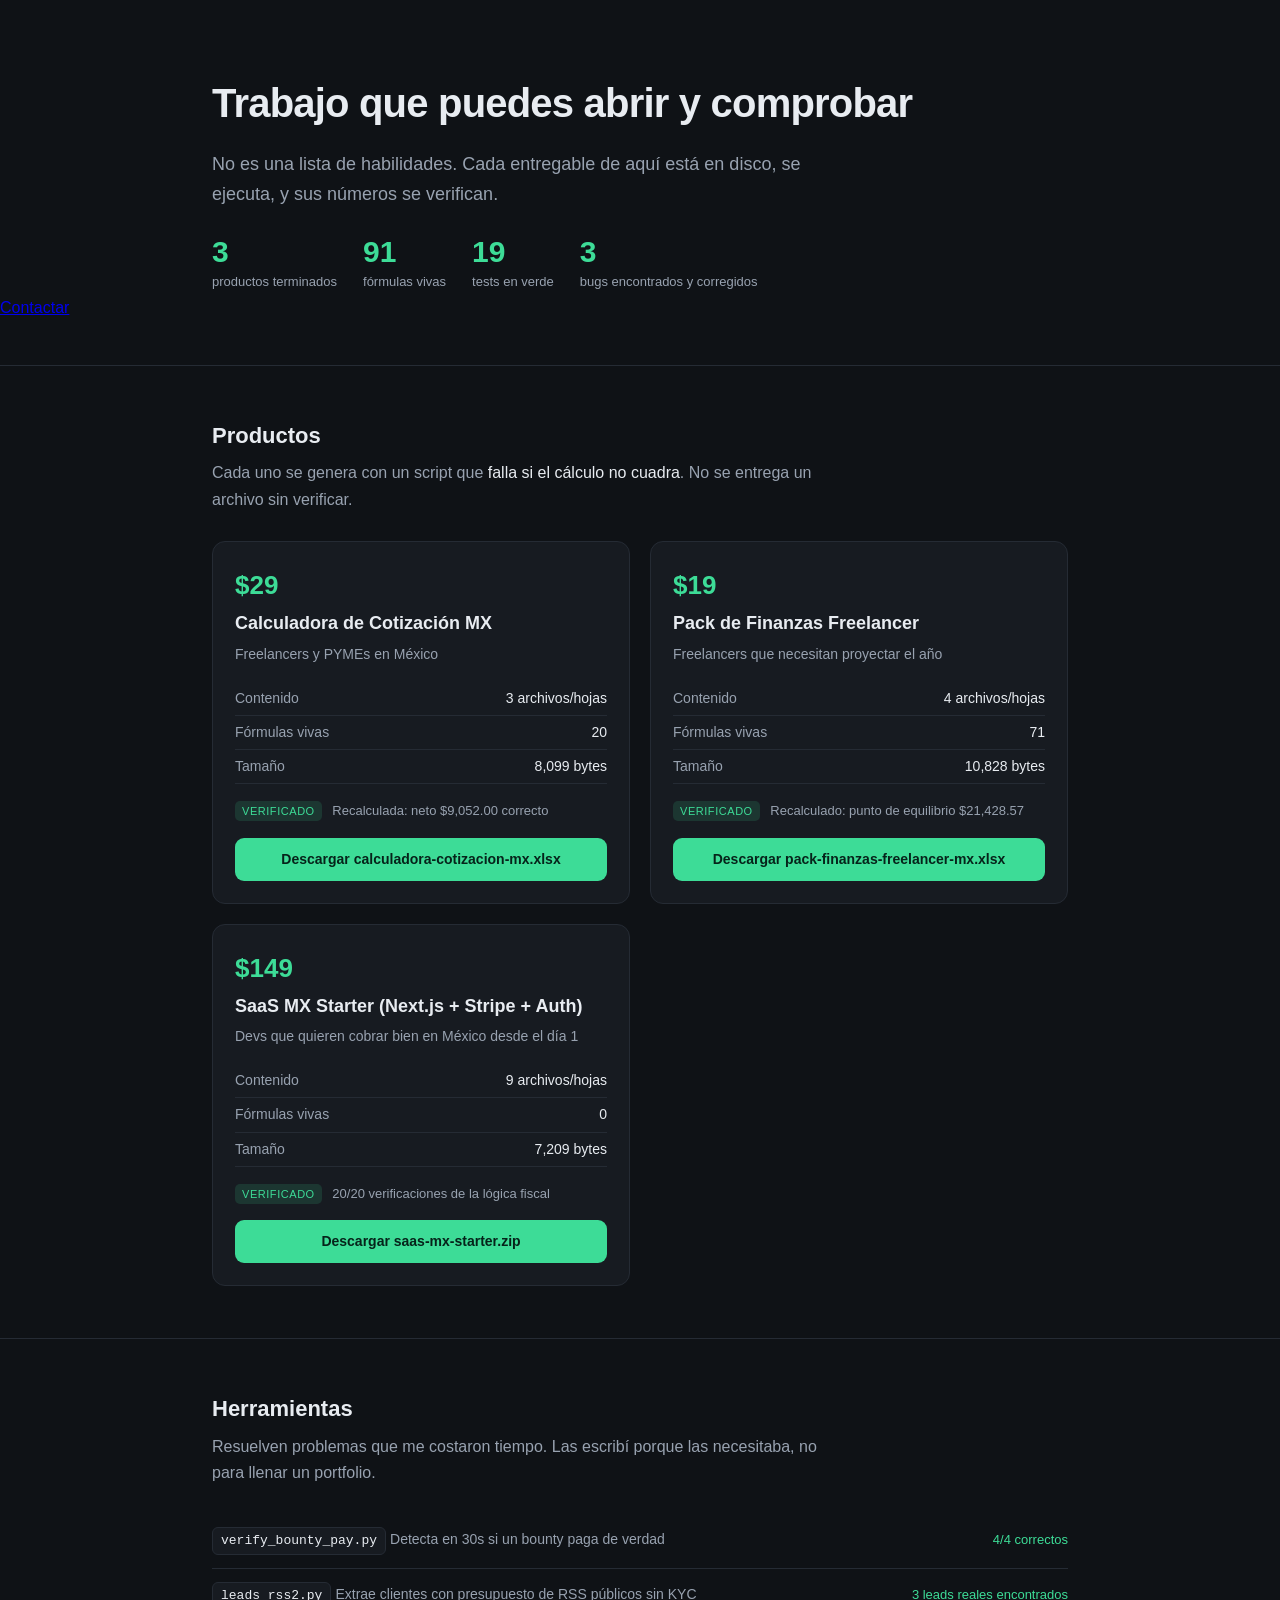
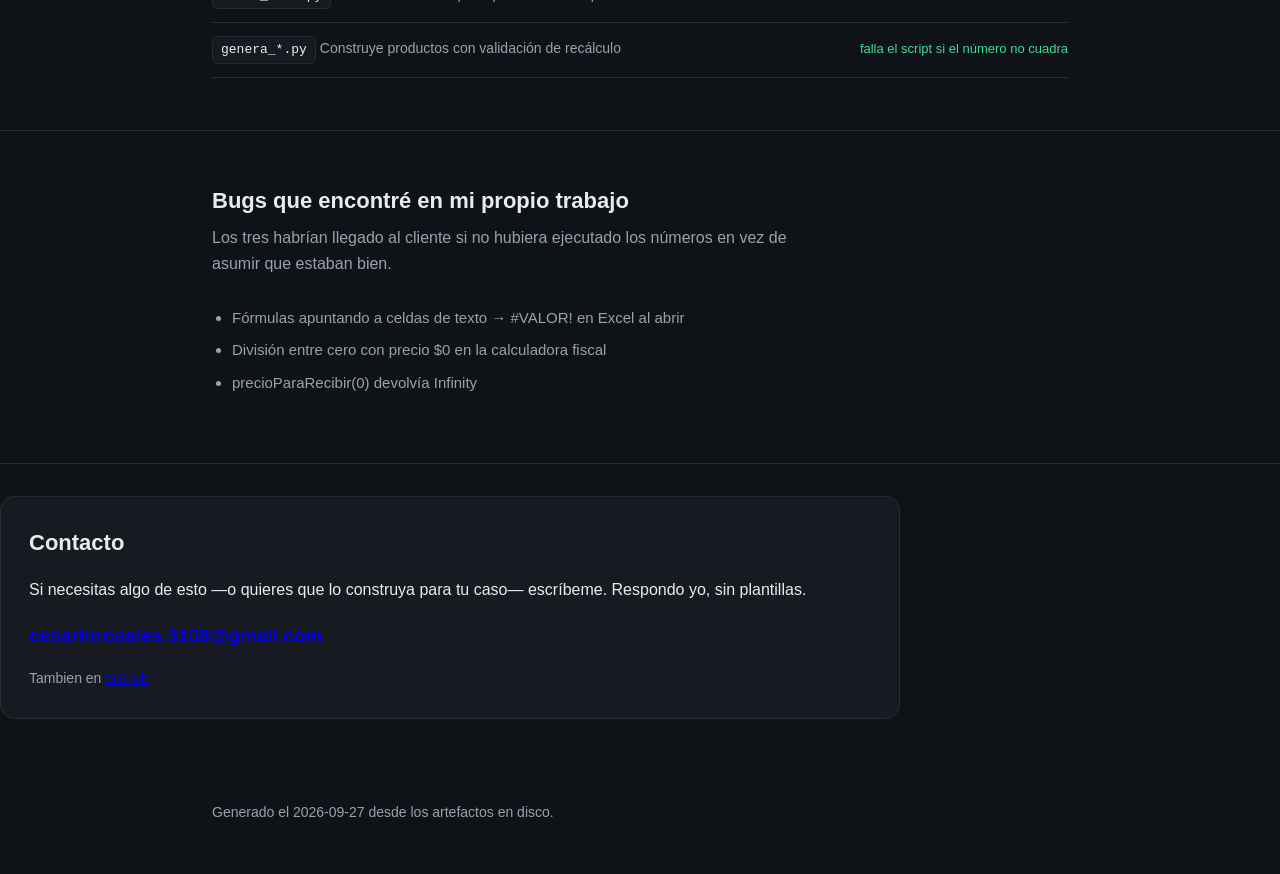
<file: index.html>
<!DOCTYPE html>
<html lang="es">
<head>
<meta charset="utf-8">
<meta name="viewport" content="width=device-width, initial-scale=1">
<title>Trabajo verificable — desarrollo y automatización</title>
<style>
  :root{--bg:#0f1216;--card:#171b21;--line:#252b34;--fg:#e8ecf1;
        --muted:#98a2b0;--accent:#3ddc97;--warn:#ffc857;--bad:#ff6b6b}
  *{box-sizing:border-box}
  body{margin:0;background:var(--bg);color:var(--fg);
       font:16px/1.65 -apple-system,BlinkMacSystemFont,"Segoe UI",Roboto,sans-serif}
  .wrap{max-width:900px;margin:0 auto;padding:0 22px}
  header{padding:70px 0 44px;border-bottom:1px solid var(--line)}
  h1{font-size:clamp(27px,4.5vw,40px);margin:0 0 14px;letter-spacing:-.02em}
  .lead{color:var(--muted);font-size:18px;max-width:64ch;margin:0 0 26px}
  .stats{display:flex;flex-wrap:wrap;gap:26px;margin-top:26px}
  .stat b{display:block;font-size:30px;color:var(--accent);
           font-variant-numeric:tabular-nums;line-height:1.1}
  .stat span{font-size:13px;color:var(--muted)}
  section{padding:52px 0;border-bottom:1px solid var(--line)}
  h2{font-size:22px;margin:0 0 6px}
  .note{color:var(--muted);margin:0 0 28px;max-width:70ch}
  .grid{display:grid;gap:20px;grid-template-columns:repeat(auto-fit,minmax(280px,1fr))}
  .card{background:var(--card);border:1px solid var(--line);border-radius:13px;padding:22px;
        display:flex;flex-direction:column}
  .card h3{margin:0 0 4px;font-size:18px}
  .price{font-size:26px;font-weight:700;color:var(--accent);
         font-variant-numeric:tabular-nums;margin-bottom:2px}
  .para{color:var(--muted);font-size:14px;margin:0 0 16px}
  dl{margin:0 0 16px;font-size:14px}
  dl div{display:flex;justify-content:space-between;padding:5px 0;
          border-bottom:1px solid var(--line)}
  dt{color:var(--muted)} dd{margin:0;font-variant-numeric:tabular-nums}
  .verif{font-size:13px;color:var(--muted);margin:0 0 16px}
  .verif span{display:inline-block;background:rgba(61,220,151,.14);color:var(--accent);
              border-radius:5px;padding:1px 7px;font-size:11px;
              text-transform:uppercase;letter-spacing:.05em;margin-right:7px}
  .dl{display:block;text-align:center;background:var(--accent);color:#06231a;
      padding:10px;border-radius:9px;text-decoration:none;font-weight:650;font-size:14px;
      margin-top:auto}
  .dl:hover{filter:brightness(1.08)}
  ul.tools{list-style:none;padding:0;margin:0}
  ul.tools li{padding:13px 0;border-bottom:1px solid var(--line);
              display:grid;gap:4px;grid-template-columns:auto 1fr auto;align-items:baseline}
  code{background:var(--card);border:1px solid var(--line);border-radius:6px;
       padding:2px 8px;font-size:13px}
  .que{color:var(--muted);font-size:14px}
  .ok{color:var(--accent);font-size:13px;white-space:nowrap}
  ul.bugs{padding-left:20px;color:var(--muted);font-size:15px}
  ul.bugs li{margin-bottom:8px}
  .fuerte{color:var(--fg)}
  footer{padding:36px 0;color:var(--muted);font-size:14px}
  @media(max-width:640px){
    ul.tools li{grid-template-columns:1fr;}
    .stats{gap:18px}
  }

.contacto{background:var(--card,#171b21);border:1px solid var(--line,#252b34);border-radius:14px;padding:28px;margin:32px 0}
.contacto h2{margin-top:0}
.contacto .mail a{font-size:19px;font-weight:600}
.contacto .nota{color:var(--muted,#98a2b0);font-size:14px;margin-bottom:0}
</style>
</head>
<body>
<header><div class="wrap">
  <h1>Trabajo que puedes abrir y comprobar</h1>
  <p class="lead">No es una lista de habilidades. Cada entregable de aquí está
     en disco, se ejecuta, y sus números se verifican.</p>
  <div class="stats">
    <div class="stat"><b>3</b><span>productos terminados</span></div>
    <div class="stat"><b>91</b><span>fórmulas vivas</span></div>
    <div class="stat"><b>19</b><span>tests en verde</span></div>
    <div class="stat"><b>3</b><span>bugs encontrados y corregidos</span></div>
  </div>
</div><a class="btn" href="#contacto">Contactar</a></header>

<section><div class="wrap">
  <h2>Productos</h2>
  <p class="note">Cada uno se genera con un script que <span class="fuerte">falla si el
     cálculo no cuadra</span>. No se entrega un archivo sin verificar.</p>
  <div class="grid">
    <article class="card">
      <div class="price">$29</div>
      <h3>Calculadora de Cotización MX</h3>
      <p class="para">Freelancers y PYMEs en México</p>
      <dl>
        <div><dt>Contenido</dt><dd>3 archivos/hojas</dd></div>
        <div><dt>Fórmulas vivas</dt><dd>20</dd></div>
        <div><dt>Tamaño</dt><dd>8,099 bytes</dd></div>
      </dl>
      <p class="verif"><span>verificado</span> Recalculada: neto $9,052.00 correcto</p>
      <a class="dl" href="../producto/calculadora-cotizacion-mx.xlsx" download>Descargar calculadora-cotizacion-mx.xlsx</a>
    </article>

    <article class="card">
      <div class="price">$19</div>
      <h3>Pack de Finanzas Freelancer</h3>
      <p class="para">Freelancers que necesitan proyectar el año</p>
      <dl>
        <div><dt>Contenido</dt><dd>4 archivos/hojas</dd></div>
        <div><dt>Fórmulas vivas</dt><dd>71</dd></div>
        <div><dt>Tamaño</dt><dd>10,828 bytes</dd></div>
      </dl>
      <p class="verif"><span>verificado</span> Recalculado: punto de equilibrio $21,428.57</p>
      <a class="dl" href="../producto/pack-finanzas-freelancer-mx.xlsx" download>Descargar pack-finanzas-freelancer-mx.xlsx</a>
    </article>

    <article class="card">
      <div class="price">$149</div>
      <h3>SaaS MX Starter (Next.js + Stripe + Auth)</h3>
      <p class="para">Devs que quieren cobrar bien en México desde el día 1</p>
      <dl>
        <div><dt>Contenido</dt><dd>9 archivos/hojas</dd></div>
        <div><dt>Fórmulas vivas</dt><dd>0</dd></div>
        <div><dt>Tamaño</dt><dd>7,209 bytes</dd></div>
      </dl>
      <p class="verif"><span>verificado</span> 20/20 verificaciones de la lógica fiscal</p>
      <a class="dl" href="../producto/saas-mx-starter.zip" download>Descargar saas-mx-starter.zip</a>
    </article>
  </div>
</div></section>

<section><div class="wrap">
  <h2>Herramientas</h2>
  <p class="note">Resuelven problemas que me costaron tiempo. Las escribí porque
     las necesitaba, no para llenar un portfolio.</p>
  <ul class="tools">
      <li>
        <code>verify_bounty_pay.py</code>
        <span class="que">Detecta en 30s si un bounty paga de verdad</span>
        <span class="ok">4/4 correctos</span>
      </li>

      <li>
        <code>leads_rss2.py</code>
        <span class="que">Extrae clientes con presupuesto de RSS públicos sin KYC</span>
        <span class="ok">3 leads reales encontrados</span>
      </li>

      <li>
        <code>genera_*.py</code>
        <span class="que">Construye productos con validación de recálculo</span>
        <span class="ok">falla el script si el número no cuadra</span>
      </li>
  </ul>
</div></section>

<section><div class="wrap">
  <h2>Bugs que encontré en mi propio trabajo</h2>
  <p class="note">Los tres habrían llegado al cliente si no hubiera ejecutado los
     números en vez de asumir que estaban bien.</p>
  <ul class="bugs">      <li>Fórmulas apuntando a celdas de texto → #VALOR! en Excel al abrir</li>
      <li>División entre cero con precio $0 en la calculadora fiscal</li>
      <li>precioParaRecibir(0) devolvía Infinity</li>
  </ul>
</div></section>


<section id="contacto" class="wrap contacto">
  <h2>Contacto</h2>
  <p class="lede">
    Si necesitas algo de esto —o quieres que lo construya para tu caso—
    escríbeme. Respondo yo, sin plantillas.
  </p>
  <p class="mail">
    <a href="mailto:cesarinrosales.3108@gmail.com?subject=Interes%20en%20tus%20productos">cesarinrosales.3108@gmail.com</a>
  </p>
  <p class="nota">Tambien en <a href="https://github.com/cesarinrosales3108-ui" target="_blank" rel="noopener">GitHub</a></p>
</section>

<footer><div class="wrap">
  <p>Generado el 2026-09-27 desde los artefactos en disco.</p>
</div></footer>
</body>
</html>
</file>
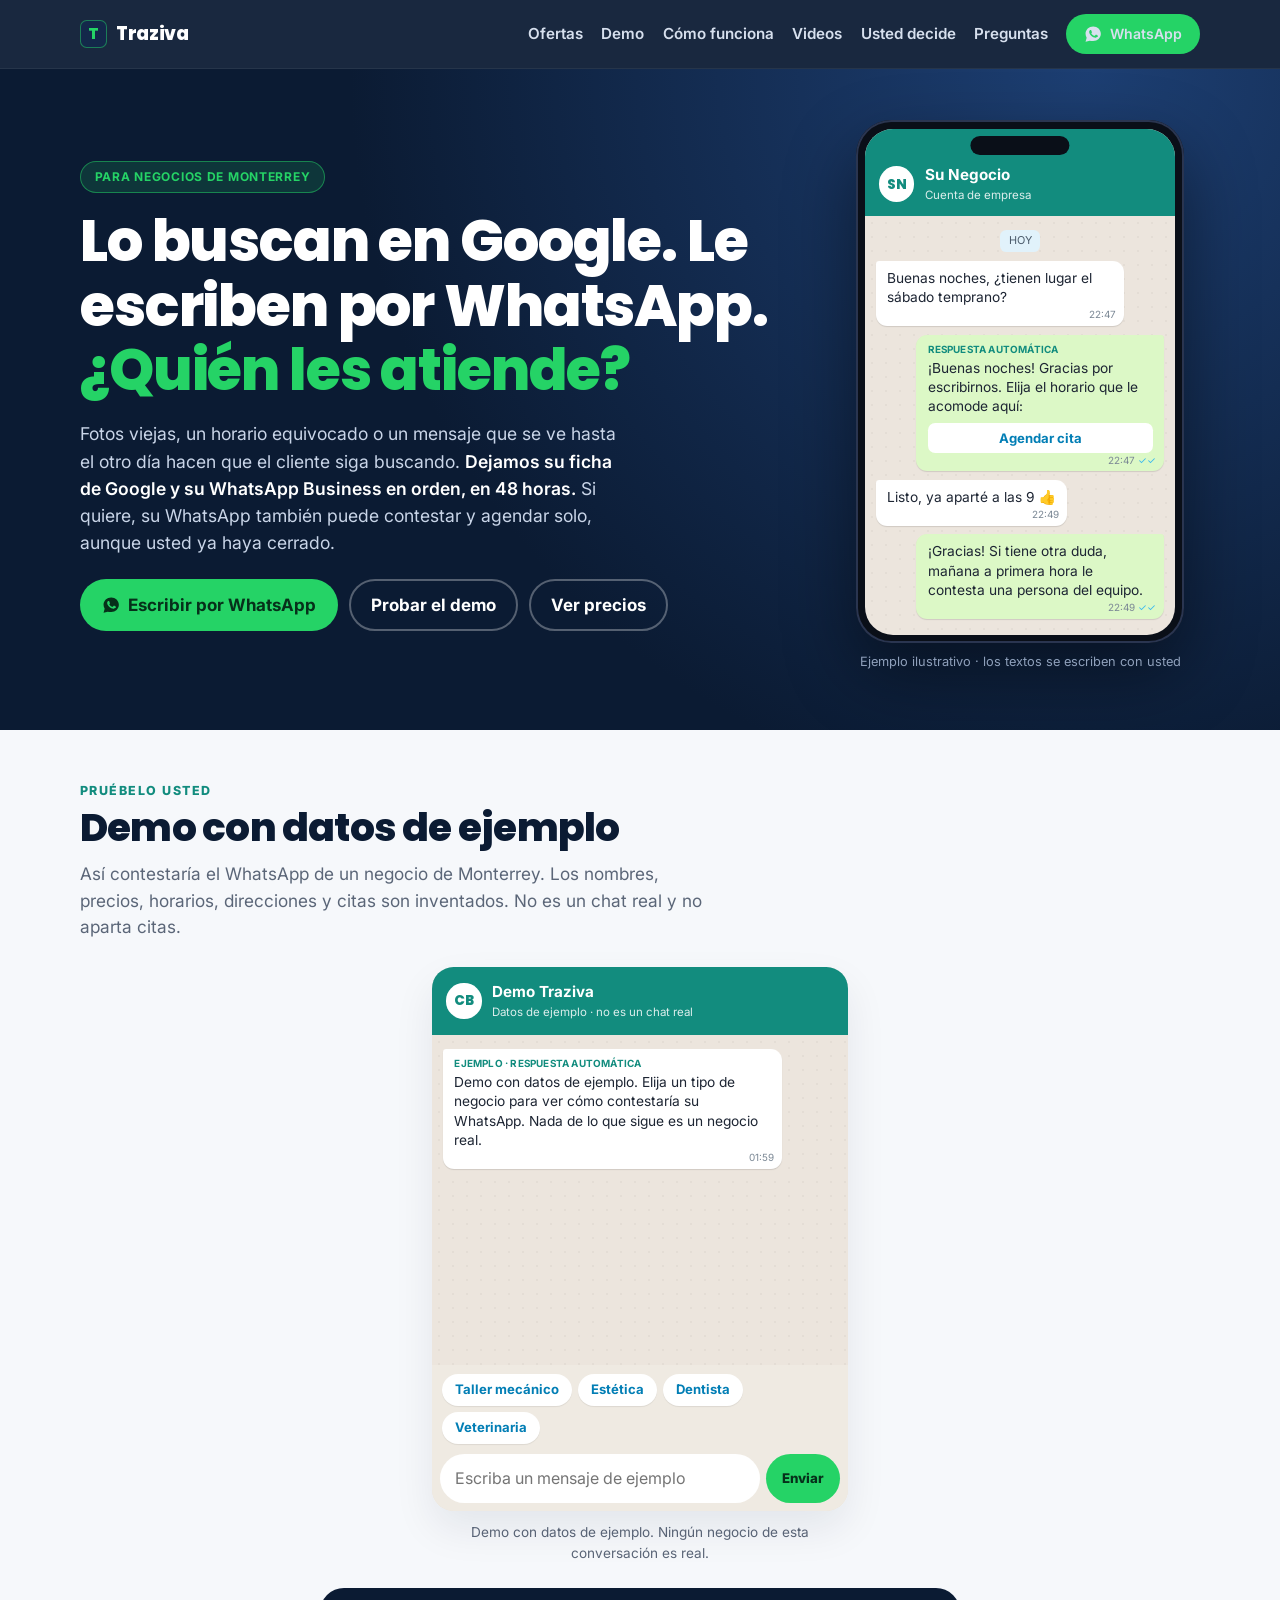
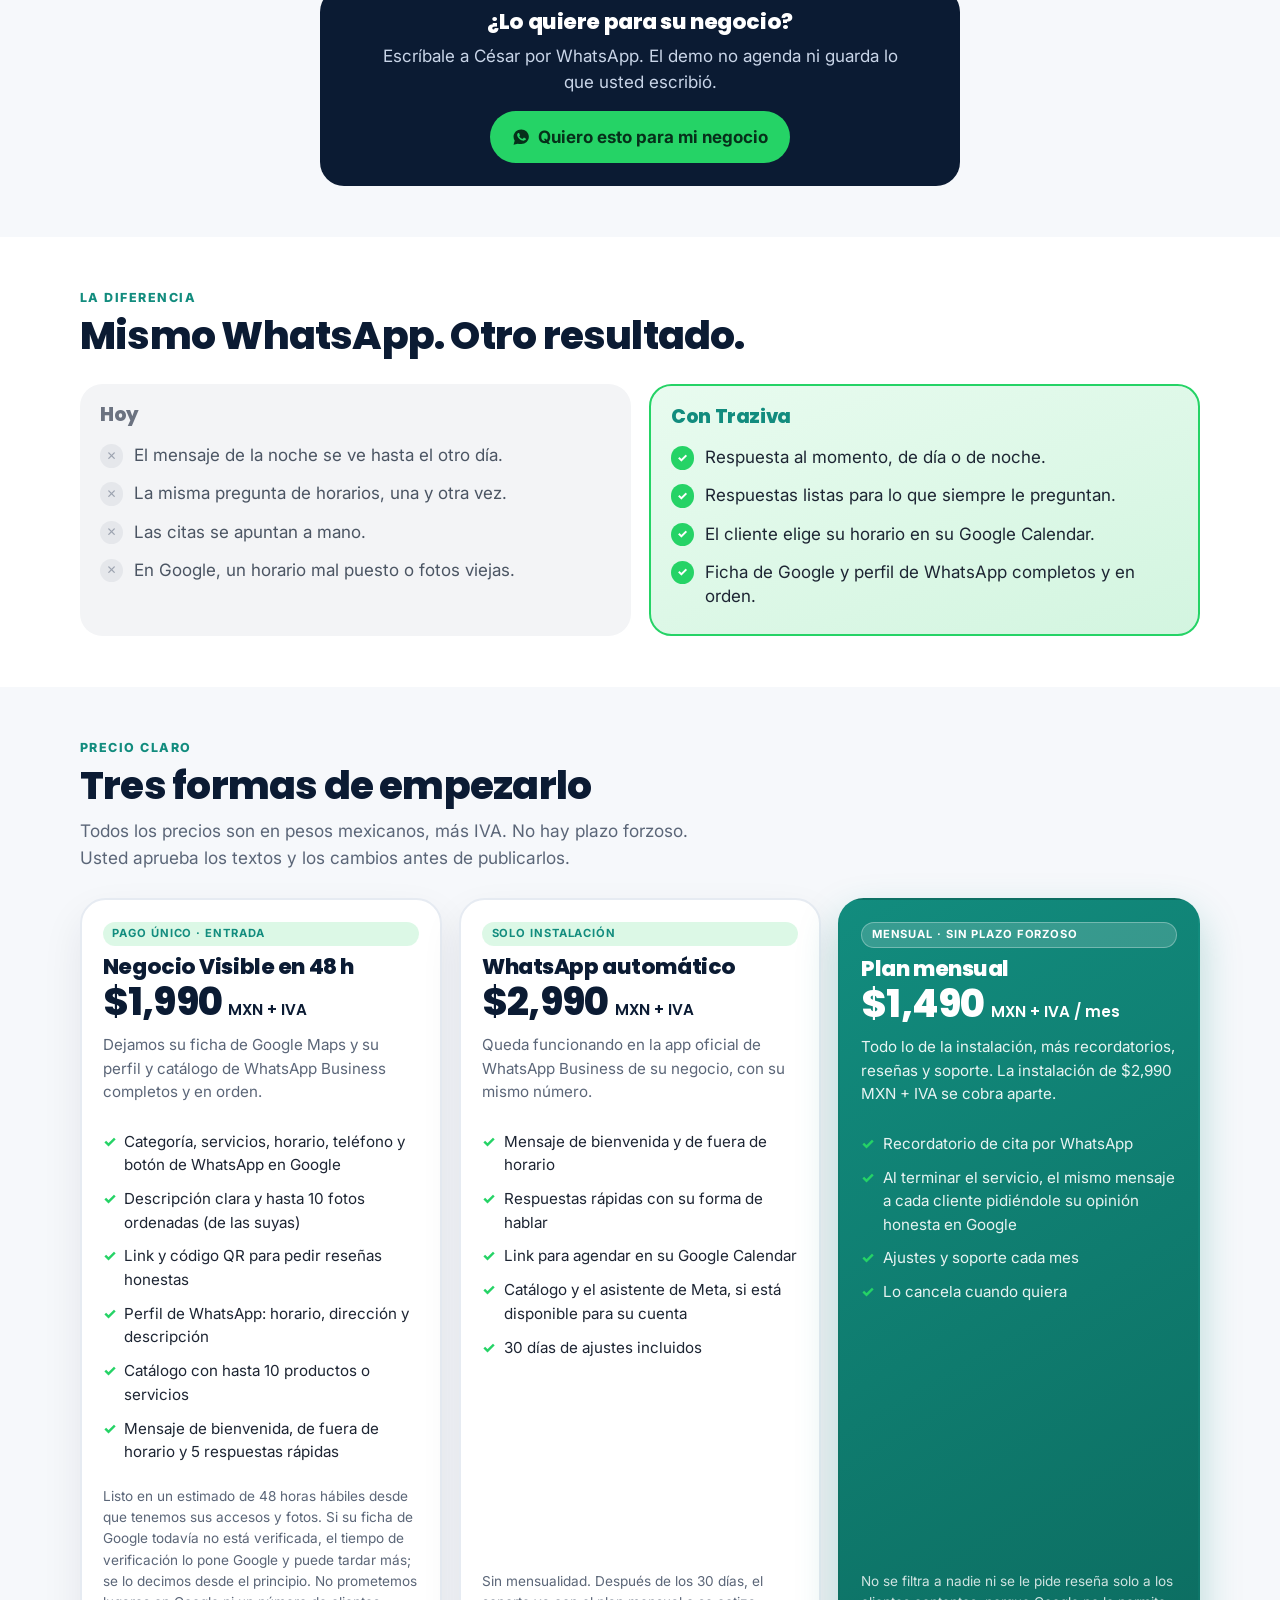
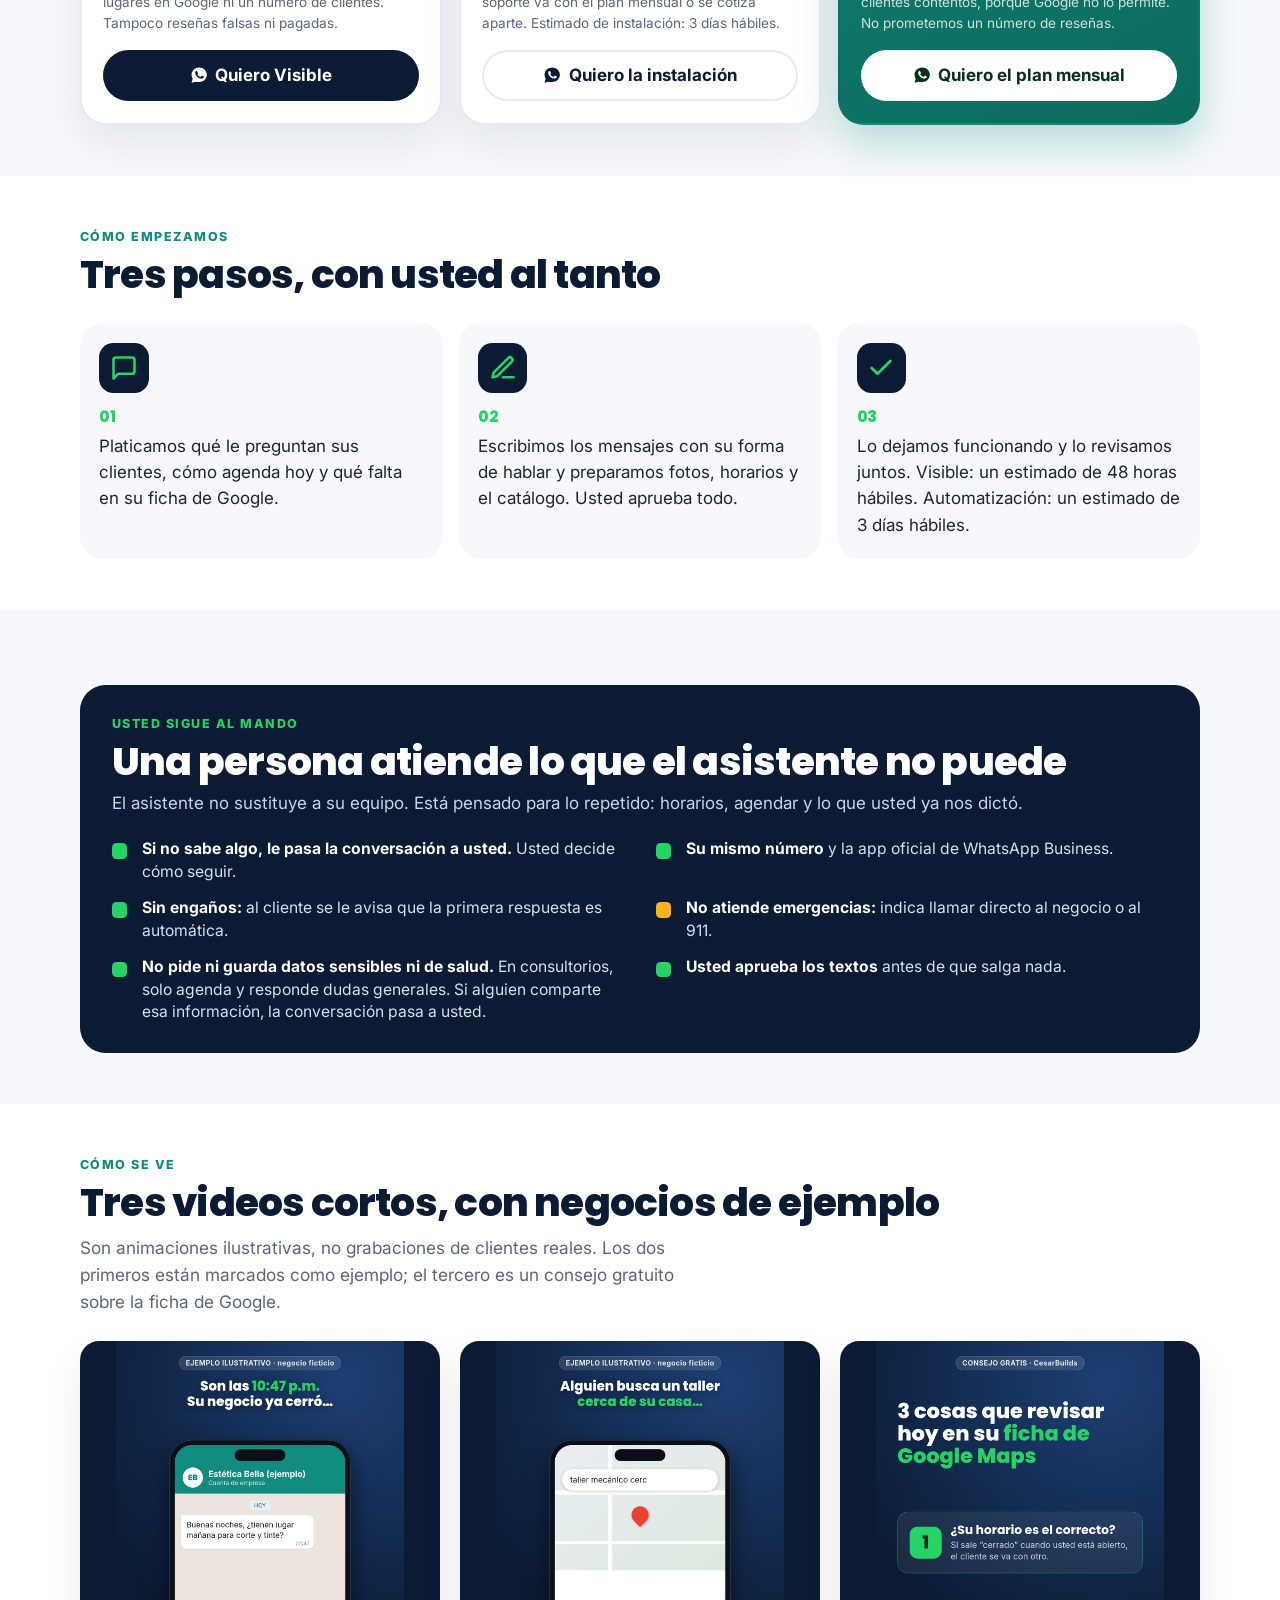
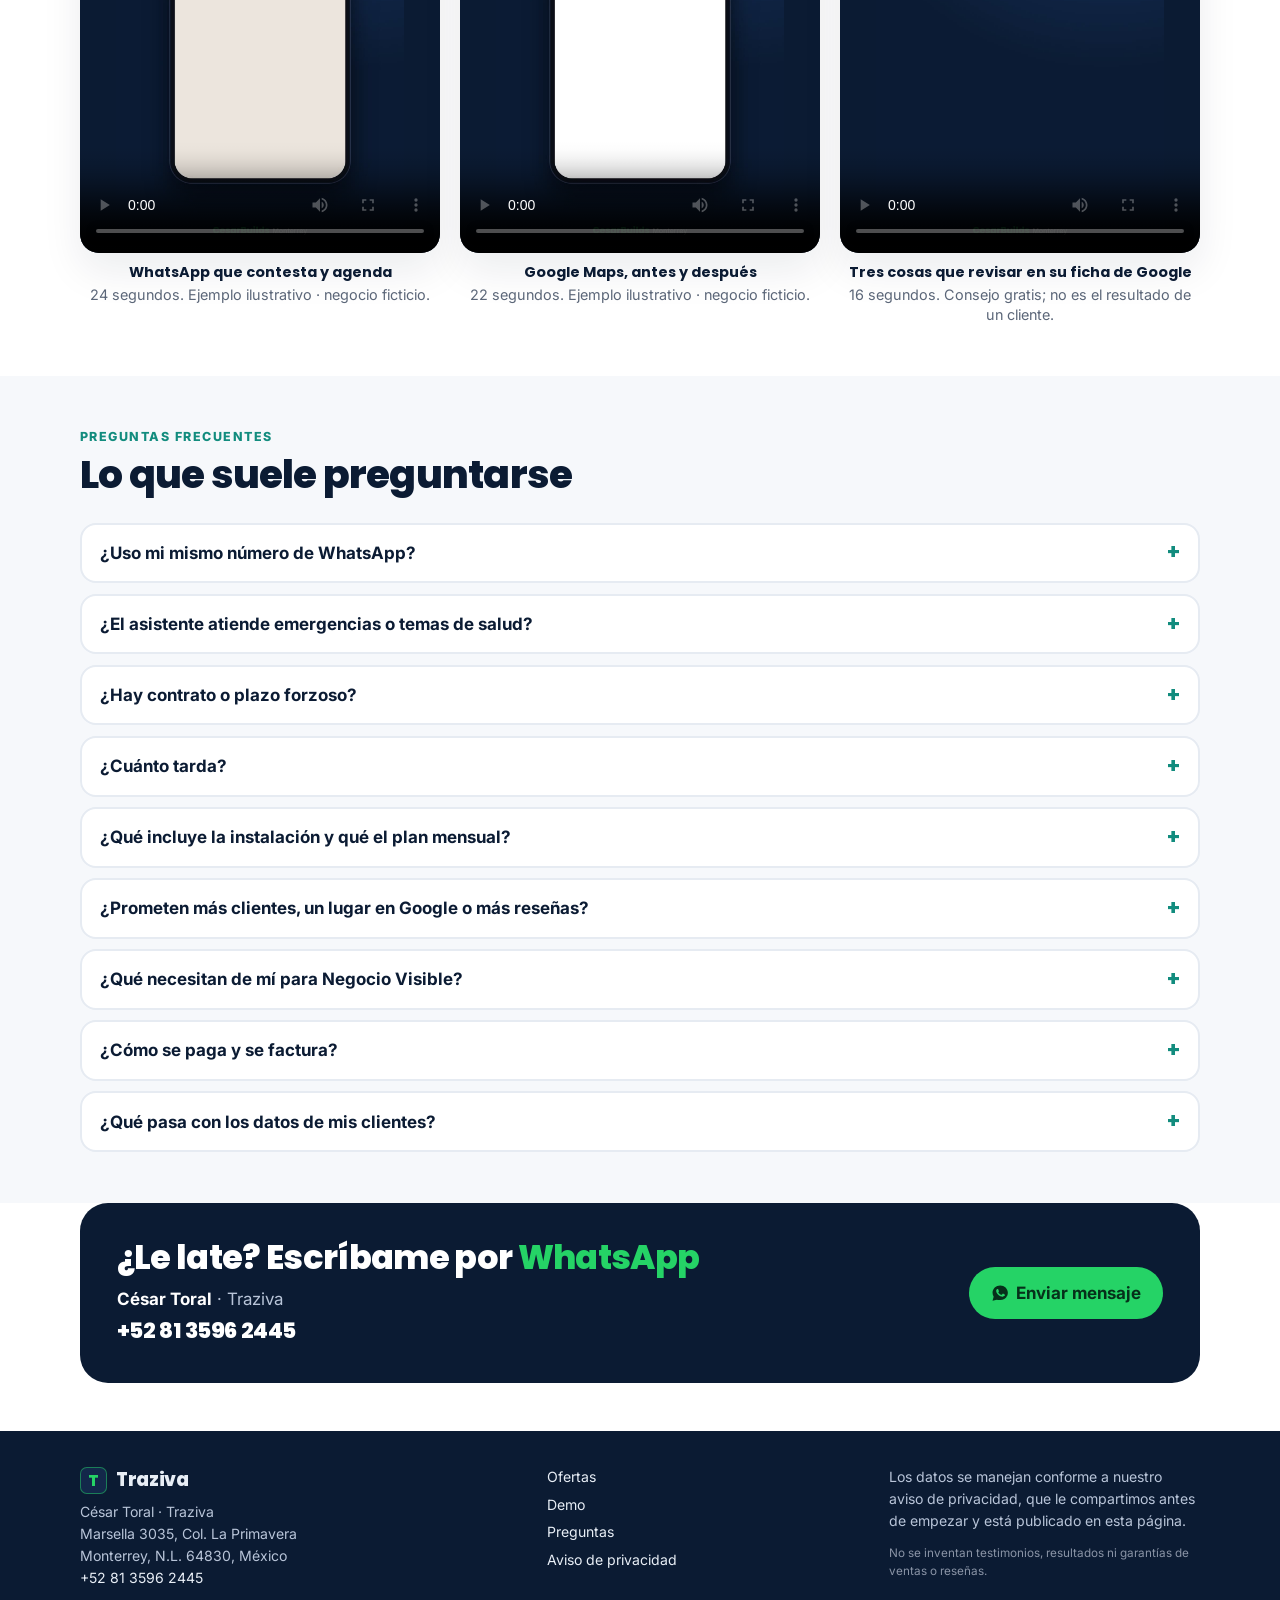
<file: cesarbuilds/index.html>
<!DOCTYPE html>
<html lang="es-MX">
<head>
  <meta charset="utf-8">
  <meta name="viewport" content="width=device-width, initial-scale=1">
  <title>Traziva</title>
  <link rel="canonical" href="https://cesarinrosales3108-ui.github.io/portfolio/traziva/">
  <meta http-equiv="refresh" content="0; url=../traziva/">
  <script>
    (function () {
      var dest = "../traziva/" + (location.hash || "");
      var meta = document.querySelector('meta[http-equiv="refresh"]');
      if (meta && location.hash) meta.content = "0; url=" + dest;
      location.replace(dest);
    })();
  </script>
</head>
<body>
  <p><a href="../traziva/">Continuar a Traziva</a></p>
</body>
</html>
</file>
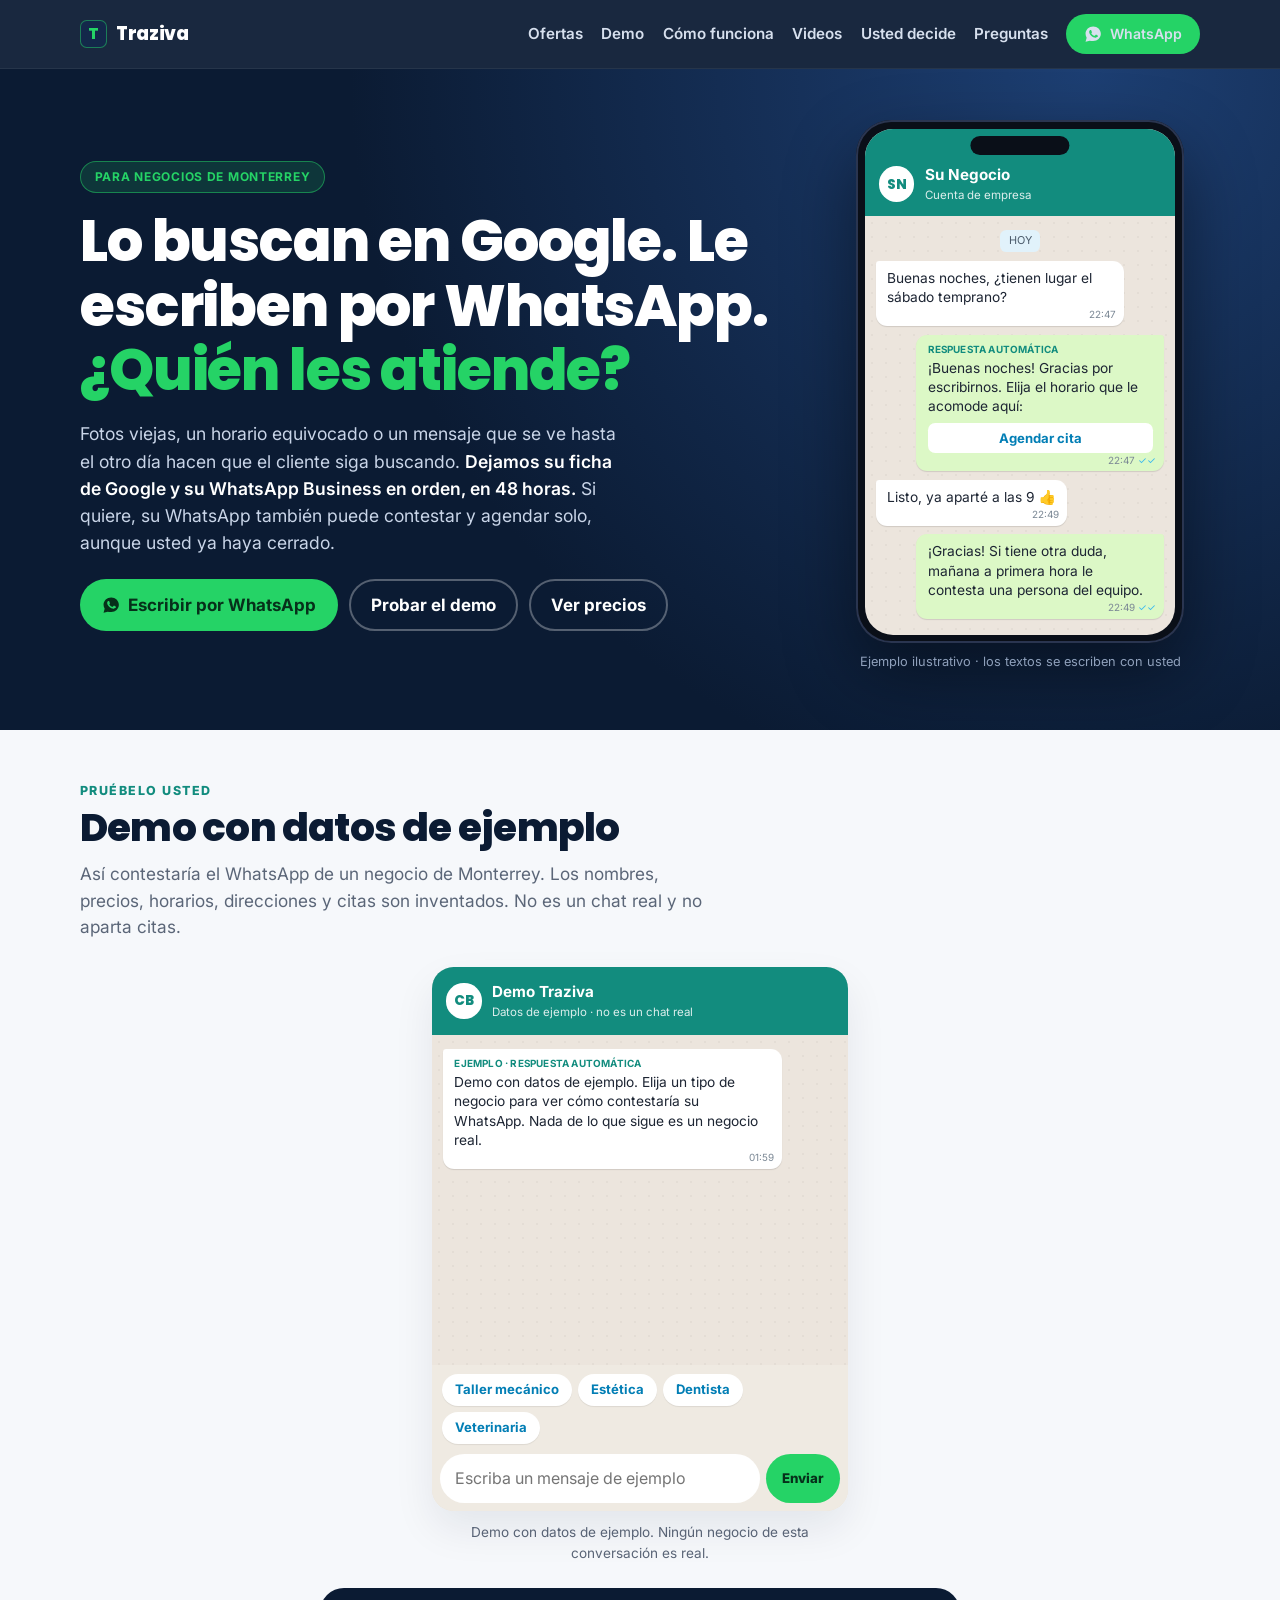
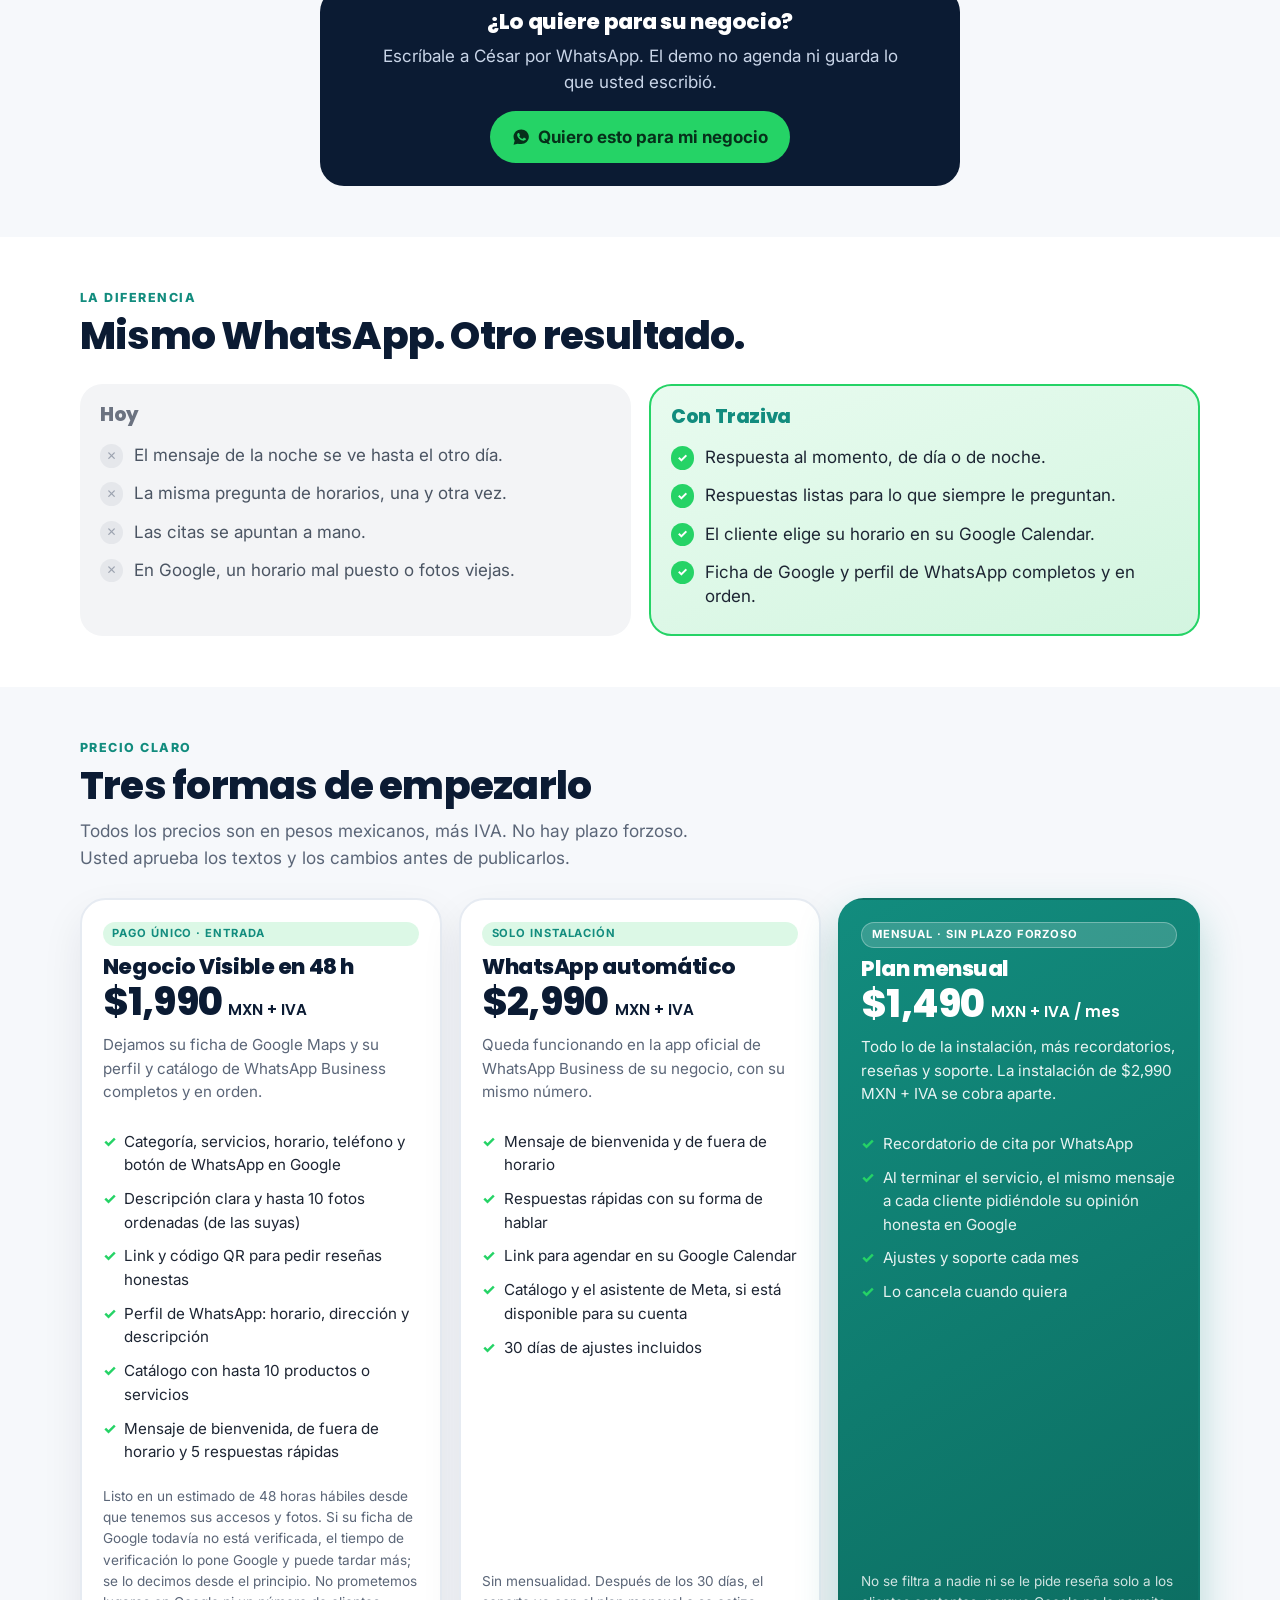
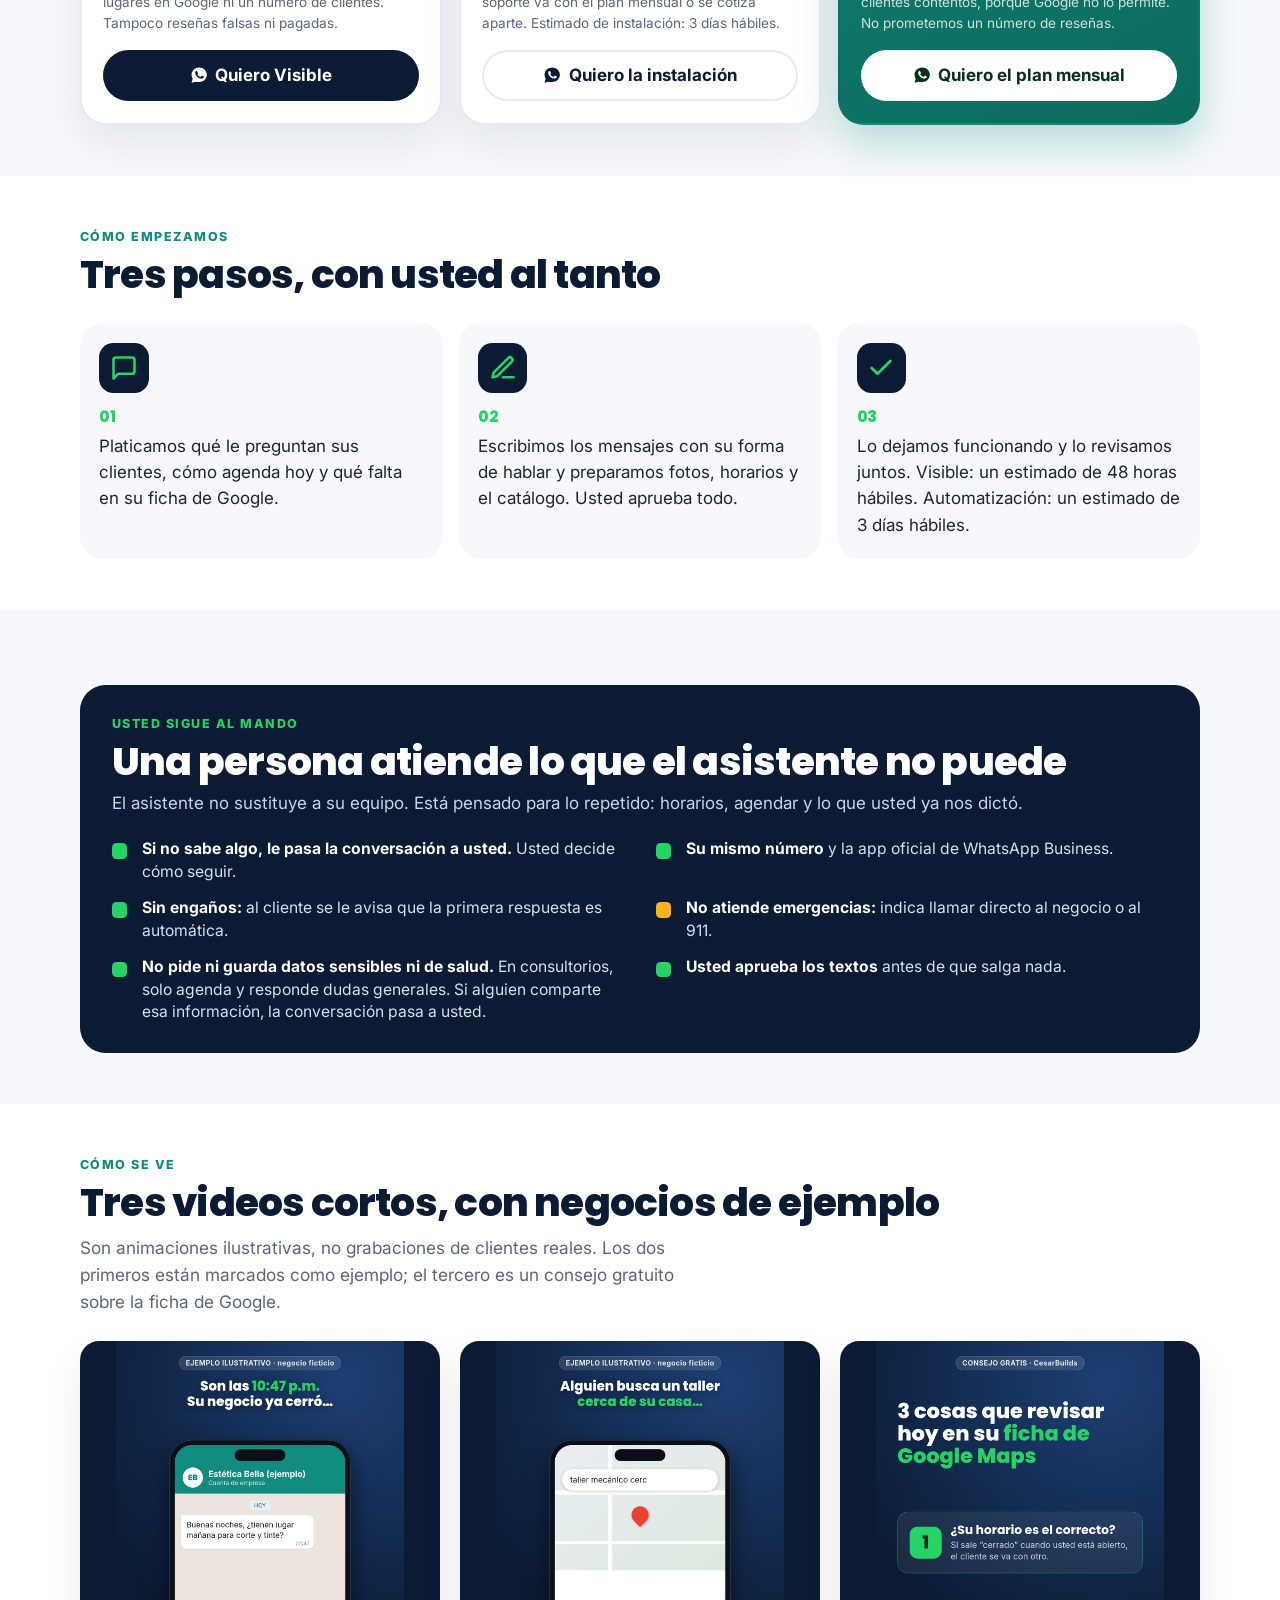
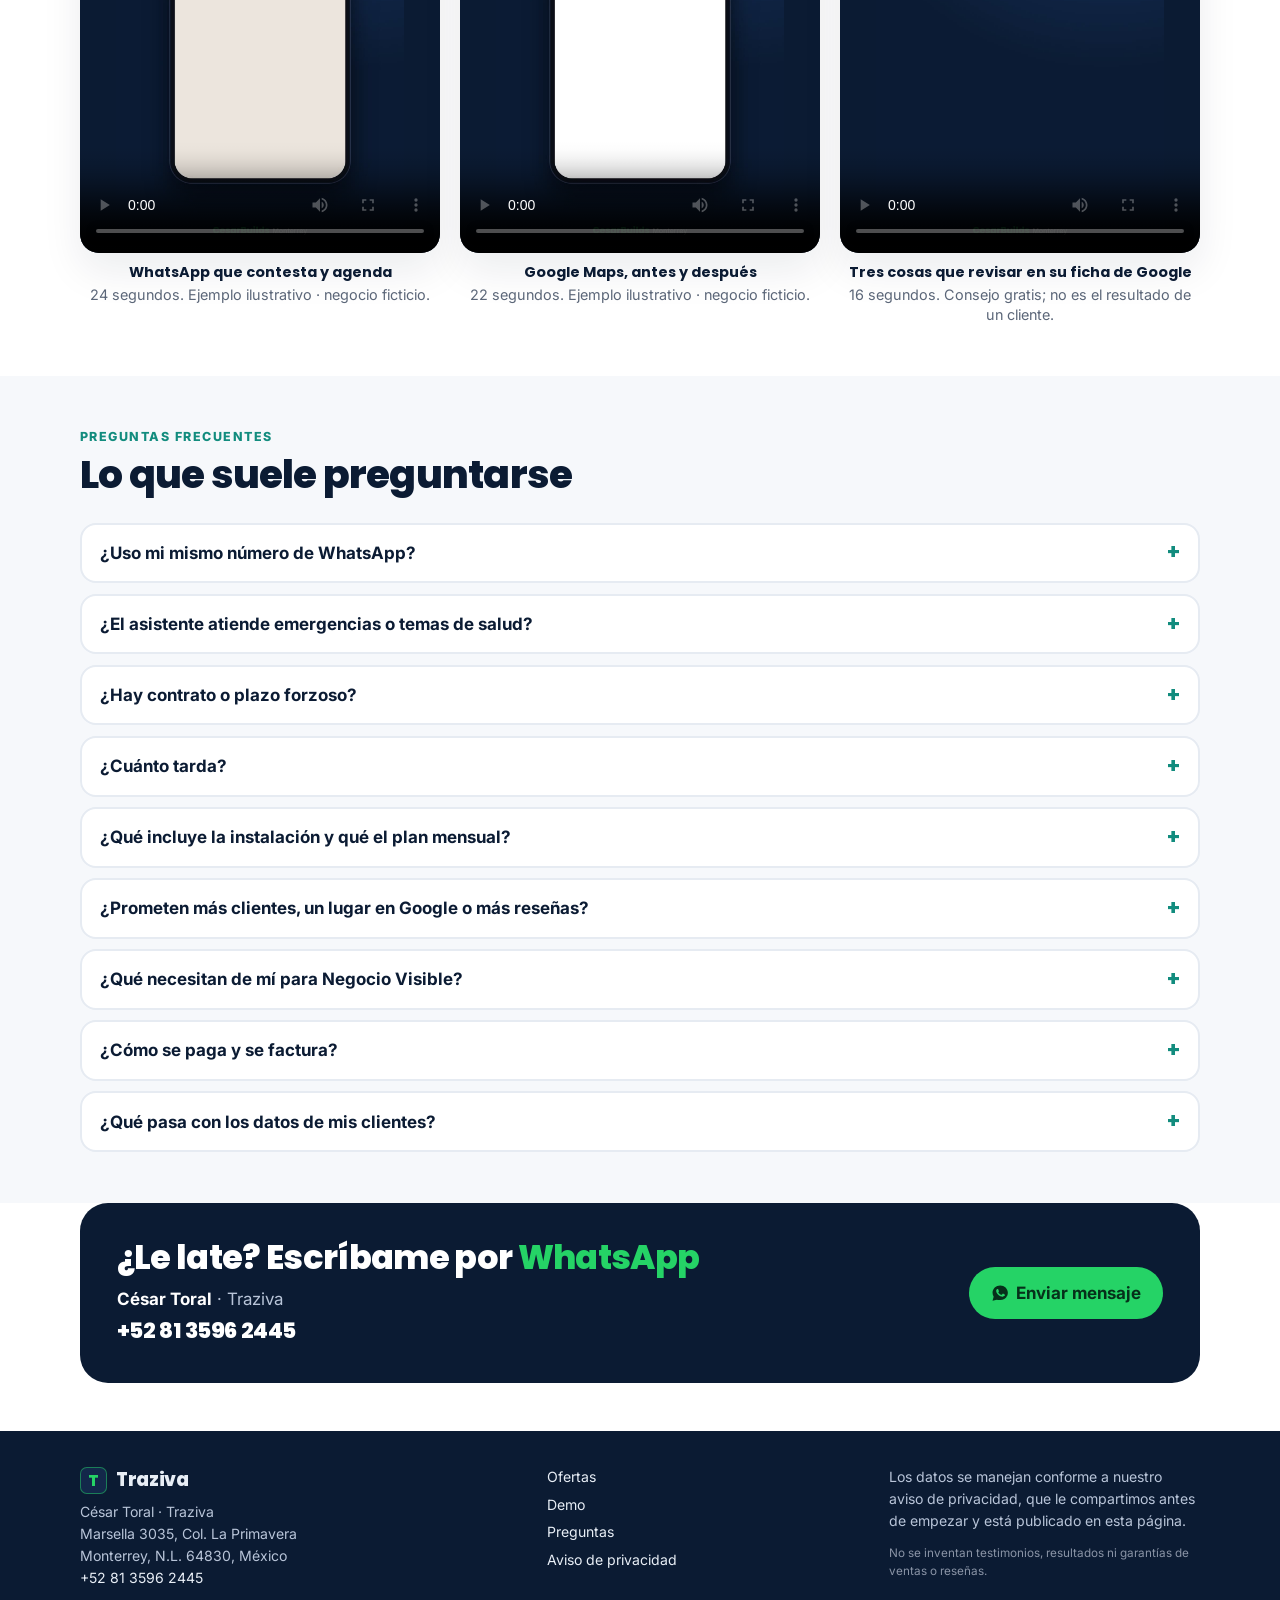
<file: traziva/index.html>
<!DOCTYPE html>
<html lang="es-MX">
<head>
  <meta charset="utf-8">
  <meta name="viewport" content="width=device-width, initial-scale=1">
  <title>Traziva · WhatsApp y Google Maps para negocios de Monterrey</title>
  <meta name="description" content="Dejamos su ficha de Google y su WhatsApp Business en orden, en 48 horas. Si quiere, su WhatsApp también puede contestar y agendar solo. Precios en pesos, sin plazo forzoso. Monterrey, N.L.">
  <link rel="canonical" href="https://cesarinrosales3108-ui.github.io/portfolio/traziva/">
  <link rel="alternate" hreflang="es-MX" href="https://cesarinrosales3108-ui.github.io/portfolio/traziva/">
  <meta name="theme-color" content="#0B1B33">
  <meta property="og:type" content="website">
  <meta property="og:locale" content="es_MX">
  <meta property="og:site_name" content="Traziva">
  <meta property="og:title" content="Traziva · Visible y contestando">
  <meta property="og:description" content="Google Maps y WhatsApp para su negocio en Monterrey. Negocio Visible en 48 h y WhatsApp que contesta, con precios claros y sin plazo forzoso.">
  <meta property="og:url" content="https://cesarinrosales3108-ui.github.io/portfolio/traziva/">
  <meta property="og:image" content="https://cesarinrosales3108-ui.github.io/portfolio/traziva/img/og.png">
  <meta property="og:image:width" content="1200">
  <meta property="og:image:height" content="630">
  <meta name="twitter:card" content="summary_large_image">
  <meta name="twitter:title" content="Traziva · Visible y contestando">
  <meta name="twitter:description" content="Google Maps y WhatsApp para su negocio en Monterrey.">
  <meta name="twitter:image" content="https://cesarinrosales3108-ui.github.io/portfolio/traziva/img/og.png">
  <link rel="icon" href="img/favicon.svg" type="image/svg+xml">
  <link rel="icon" href="img/favicon-32.png" sizes="32x32" type="image/png">
  <link rel="apple-touch-icon" href="img/apple-touch-icon.png">
  <link rel="preconnect" href="https://fonts.googleapis.com">
  <link rel="preconnect" href="https://fonts.gstatic.com" crossorigin>
  <link href="https://fonts.googleapis.com/css2?family=Inter:ital,opsz,wght@0,14..32,400;0,14..32,600;0,14..32,700;1,14..32,400&family=Poppins:wght@600;700;800&display=swap" rel="stylesheet">
  <link rel="stylesheet" href="css/styles.css">
  <script type="application/ld+json">
  {
    "@context": "https://schema.org",
    "@type": "LocalBusiness",
    "name": "Traziva",
    "url": "https://cesarinrosales3108-ui.github.io/portfolio/traziva/",
    "image": "https://cesarinrosales3108-ui.github.io/portfolio/traziva/img/og.png",
    "founder": { "@type": "Person", "name": "César Toral" },
    "telephone": "+528135962445",
    "address": {
      "@type": "PostalAddress",
      "streetAddress": "Marsella 3035, Col. La Primavera",
      "addressLocality": "Monterrey",
      "addressRegion": "Nuevo León",
      "postalCode": "64830",
      "addressCountry": "MX"
    },
    "areaServed": ["Monterrey", "Nuevo León"]
  }
  </script>
</head>
<body>
  <a class="skip" href="#contenido">Saltar al contenido</a>
  <header class="site-header">
    <div class="wrap bar">
      <a class="logo" href="index.html"><span class="logo-mark">T</span> Traziva</a>
      <input id="nav-toggle" type="checkbox">
      <label class="burger" for="nav-toggle" aria-label="Abrir menú"><span></span><span></span><span></span></label>
      <nav class="nav" aria-label="Principal">
        <a href="#ofertas">Ofertas</a>
        <a href="#probar">Demo</a>
        <a href="#como">Cómo funciona</a>
        <a href="#demo">Videos</a>
        <a href="#mando">Usted decide</a>
        <a href="#preguntas">Preguntas</a>
        <a class="btn btn-g" href="https://wa.me/528135962445?text=Hola%20C%C3%A9sar%2C%20vi%20su%20p%C3%A1gina."><svg class="icon-wa" viewBox="0 0 24 24" aria-hidden="true"><path d="M12 2C6.48 2 2 6.23 2 11.48c0 1.86.54 3.6 1.48 5.08L2 22l5.62-1.45A10.2 10.2 0 0 0 12 20.96C17.52 20.96 22 16.73 22 11.48S17.52 2 12 2zm5.2 13.3c-.22.62-1.28 1.14-1.78 1.18-.46.04-1.02.08-1.64-.1-.38-.12-.86-.28-1.48-.54-2.6-1.12-4.3-3.74-4.43-3.92-.14-.18-1.1-1.46-1.1-2.78 0-1.32.7-1.97.94-2.24.24-.26.53-.33.7-.33h.5c.16 0 .38-.06.6.46.22.54.74 1.86.8 2 .06.14.1.3.02.48-.08.18-.12.3-.24.46-.12.16-.26.36-.36.48-.12.14-.24.28-.1.54.14.26.62 1.02 1.32 1.66 1.14 1.04 2.06 1.38 2.36 1.54.3.16.48.14.66-.08.18-.22.76-.88.96-1.18.2-.3.4-.24.68-.14.28.1 1.76.83 2.06.98.3.16.5.22.58.34.08.14.08.74-.14 1.36z"/></svg> WhatsApp</a>
      </nav>
    </div>
  </header>

  <main id="contenido">
    <section class="hero">
      <div class="wrap hero-grid">
        <div>
          <span class="tag">PARA NEGOCIOS DE MONTERREY</span>
          <h1>Lo buscan en Google. Le escriben por WhatsApp. <span class="t">¿Quién les atiende?</span></h1>
          <p class="lead">Fotos viejas, un horario equivocado o un mensaje que se ve hasta el otro día hacen que el cliente siga buscando. <b>Dejamos su ficha de Google y su WhatsApp Business en orden, en 48 horas.</b> Si quiere, su WhatsApp también puede contestar y agendar solo, aunque usted ya haya cerrado.</p>
          <div class="btn-row">
            <a class="btn btn-g" href="https://wa.me/528135962445?text=Hola%20C%C3%A9sar%2C%20vi%20su%20p%C3%A1gina."><svg class="icon-wa" viewBox="0 0 24 24" aria-hidden="true"><path d="M12 2C6.48 2 2 6.23 2 11.48c0 1.86.54 3.6 1.48 5.08L2 22l5.62-1.45A10.2 10.2 0 0 0 12 20.96C17.52 20.96 22 16.73 22 11.48S17.52 2 12 2zm5.2 13.3c-.22.62-1.28 1.14-1.78 1.18-.46.04-1.02.08-1.64-.1-.38-.12-.86-.28-1.48-.54-2.6-1.12-4.3-3.74-4.43-3.92-.14-.18-1.1-1.46-1.1-2.78 0-1.32.7-1.97.94-2.24.24-.26.53-.33.7-.33h.5c.16 0 .38-.06.6.46.22.54.74 1.86.8 2 .06.14.1.3.02.48-.08.18-.12.3-.24.46-.12.16-.26.36-.36.48-.12.14-.24.28-.1.54.14.26.62 1.02 1.32 1.66 1.14 1.04 2.06 1.38 2.36 1.54.3.16.48.14.66-.08.18-.22.76-.88.96-1.18.2-.3.4-.24.68-.14.28.1 1.76.83 2.06.98.3.16.5.22.58.34.08.14.08.74-.14 1.36z"/></svg> Escribir por WhatsApp</a>
            <a class="btn btn-ghost" href="#probar">Probar el demo</a>
            <a class="btn btn-ghost" href="#ofertas">Ver precios</a>
          </div>
        </div>
        <div class="device-wrap">
          <div class="phone" aria-hidden="true">
            <div class="scr">
              <div class="notch"></div>
              <div class="wahead">
                <div class="av">SN</div>
                <div>
                  <div class="nm">Su Negocio</div>
                  <div class="stt">Cuenta de empresa</div>
                </div>
              </div>
              <div class="chat">
                <span class="day">HOY</span>
                <div class="bub in">Buenas noches, ¿tienen lugar el sábado temprano?<span class="tm">22:47</span></div>
                <div class="bub out"><span class="auto">RESPUESTA AUTOMÁTICA</span>¡Buenas noches! Gracias por escribirnos. Elija el horario que le acomode aquí:<span class="chat-btn">Agendar cita</span><span class="tm">22:47</span></div>
                <div class="bub in">Listo, ya aparté a las 9 👍<span class="tm">22:49</span></div>
                <div class="bub out">¡Gracias! Si tiene otra duda, mañana a primera hora le contesta una persona del equipo.<span class="tm">22:49</span></div>
              </div>
            </div>
          </div>
          <p class="illu-cap">Ejemplo ilustrativo · los textos se escriben con usted</p>
        </div>
      </div>
    </section>

    <section class="sec sec-bg" id="probar">
      <div class="wrap">
        <div class="sec-head">
          <p class="kicker">Pruébelo usted</p>
          <h2>Demo con datos de ejemplo</h2>
          <p class="lead">Así contestaría el WhatsApp de un negocio de Monterrey. Los nombres, precios, horarios, direcciones y citas son inventados. No es un chat real y no aparta citas.</p>
        </div>
        <div class="wa-demo" id="wa-demo">
          <div class="scr">
            <div class="wahead">
              <div class="av" id="demo-av">CB</div>
              <div>
                <div class="nm" id="demo-name">Demo Traziva</div>
                <div class="stt">Datos de ejemplo · no es un chat real</div>
              </div>
            </div>
            <div class="chat" id="demo-log" role="log" aria-live="polite" aria-relevant="additions" aria-label="Conversación de ejemplo"></div>
            <div class="demo-quick" id="demo-quick"></div>
            <form class="demo-compose" id="demo-form">
              <label class="sr" for="demo-input">Escriba un mensaje de ejemplo</label>
              <input id="demo-input" type="text" maxlength="240" autocomplete="off" enterkeyhint="send" placeholder="Escriba un mensaje de ejemplo">
              <button type="submit">Enviar</button>
            </form>
          </div>
          <p class="demo-note">Demo con datos de ejemplo. Ningún negocio de esta conversación es real.</p>
        </div>
        <div class="demo-cta">
          <h3>¿Lo quiere para su negocio?</h3>
          <p>Escríbale a César por WhatsApp. El demo no agenda ni guarda lo que usted escribió.</p>
          <a class="btn btn-g" href="https://wa.me/528135962445?text=Hola%2C%20vi%20el%20demo%20y%20quiero%20esto%20para%20mi%20negocio"><svg class="icon-wa" viewBox="0 0 24 24" aria-hidden="true"><path d="M12 2C6.48 2 2 6.23 2 11.48c0 1.86.54 3.6 1.48 5.08L2 22l5.62-1.45A10.2 10.2 0 0 0 12 20.96C17.52 20.96 22 16.73 22 11.48S17.52 2 12 2zm5.2 13.3c-.22.62-1.28 1.14-1.78 1.18-.46.04-1.02.08-1.64-.1-.38-.12-.86-.28-1.48-.54-2.6-1.12-4.3-3.74-4.43-3.92-.14-.18-1.1-1.46-1.1-2.78 0-1.32.7-1.97.94-2.24.24-.26.53-.33.7-.33h.5c.16 0 .38-.06.6.46.22.54.74 1.86.8 2 .06.14.1.3.02.48-.08.18-.12.3-.24.46-.12.16-.26.36-.36.48-.12.14-.24.28-.1.54.14.26.62 1.02 1.32 1.66 1.14 1.04 2.06 1.38 2.36 1.54.3.16.48.14.66-.08.18-.22.76-.88.96-1.18.2-.3.4-.24.68-.14.28.1 1.76.83 2.06.98.3.16.5.22.58.34.08.14.08.74-.14 1.36z"/></svg> Quiero esto para mi negocio</a>
        </div>
      </div>
    </section>

    <section class="sec" id="diferencia">
      <div class="wrap">
        <div class="sec-head">
          <p class="kicker">La diferencia</p>
          <h2>Mismo WhatsApp. Otro resultado.</h2>
        </div>
        <div class="vs">
          <div class="col before">
            <h3>Hoy</h3>
            <ul>
              <li>El mensaje de la noche se ve hasta el otro día.</li>
              <li>La misma pregunta de horarios, una y otra vez.</li>
              <li>Las citas se apuntan a mano.</li>
              <li>En Google, un horario mal puesto o fotos viejas.</li>
            </ul>
          </div>
          <div class="col after">
            <h3>Con Traziva</h3>
            <ul>
              <li>Respuesta al momento, de día o de noche.</li>
              <li>Respuestas listas para lo que siempre le preguntan.</li>
              <li>El cliente elige su horario en su Google Calendar.</li>
              <li>Ficha de Google y perfil de WhatsApp completos y en orden.</li>
            </ul>
          </div>
        </div>
      </div>
    </section>

    <section class="sec sec-bg" id="ofertas">
      <div class="wrap">
        <div class="sec-head">
          <p class="kicker">Precio claro</p>
          <h2>Tres formas de empezarlo</h2>
          <p class="lead">Todos los precios son en pesos mexicanos, más IVA. No hay plazo forzoso. Usted aprueba los textos y los cambios antes de publicarlos.</p>
        </div>
        <div class="offers three">
          <article class="offer">
            <span class="pill">Pago único · entrada</span>
            <h3>Negocio Visible en 48 h</h3>
            <p class="amt">$1,990 <small>MXN + IVA</small></p>
            <p class="sub">Dejamos su ficha de Google Maps y su perfil y catálogo de WhatsApp Business completos y en orden.</p>
            <ul>
              <li>Categoría, servicios, horario, teléfono y botón de WhatsApp en Google</li>
              <li>Descripción clara y hasta 10 fotos ordenadas (de las suyas)</li>
              <li>Link y código QR para pedir reseñas honestas</li>
              <li>Perfil de WhatsApp: horario, dirección y descripción</li>
              <li>Catálogo con hasta 10 productos o servicios</li>
              <li>Mensaje de bienvenida, de fuera de horario y 5 respuestas rápidas</li>
            </ul>
            <p class="note">Listo en un estimado de 48 horas hábiles desde que tenemos sus accesos y fotos. Si su ficha de Google todavía no está verificada, el tiempo de verificación lo pone Google y puede tardar más; se lo decimos desde el principio. No prometemos lugares en Google ni un número de clientes. Tampoco reseñas falsas ni pagadas.</p>
            <a class="btn btn-n" href="https://wa.me/528135962445?text=Hola%20C%C3%A9sar%2C%20vi%20su%20p%C3%A1gina."><svg class="icon-wa" viewBox="0 0 24 24" aria-hidden="true"><path d="M12 2C6.48 2 2 6.23 2 11.48c0 1.86.54 3.6 1.48 5.08L2 22l5.62-1.45A10.2 10.2 0 0 0 12 20.96C17.52 20.96 22 16.73 22 11.48S17.52 2 12 2zm5.2 13.3c-.22.62-1.28 1.14-1.78 1.18-.46.04-1.02.08-1.64-.1-.38-.12-.86-.28-1.48-.54-2.6-1.12-4.3-3.74-4.43-3.92-.14-.18-1.1-1.46-1.1-2.78 0-1.32.7-1.97.94-2.24.24-.26.53-.33.7-.33h.5c.16 0 .38-.06.6.46.22.54.74 1.86.8 2 .06.14.1.3.02.48-.08.18-.12.3-.24.46-.12.16-.26.36-.36.48-.12.14-.24.28-.1.54.14.26.62 1.02 1.32 1.66 1.14 1.04 2.06 1.38 2.36 1.54.3.16.48.14.66-.08.18-.22.76-.88.96-1.18.2-.3.4-.24.68-.14.28.1 1.76.83 2.06.98.3.16.5.22.58.34.08.14.08.74-.14 1.36z"/></svg> Quiero Visible</a>
          </article>

          <article class="offer">
            <span class="pill">Solo instalación</span>
            <h3>WhatsApp automático</h3>
            <p class="amt">$2,990 <small>MXN + IVA</small></p>
            <p class="sub">Queda funcionando en la app oficial de WhatsApp Business de su negocio, con su mismo número.</p>
            <ul>
              <li>Mensaje de bienvenida y de fuera de horario</li>
              <li>Respuestas rápidas con su forma de hablar</li>
              <li>Link para agendar en su Google Calendar</li>
              <li>Catálogo y el asistente de Meta, si está disponible para su cuenta</li>
              <li>30 días de ajustes incluidos</li>
            </ul>
            <p class="note">Sin mensualidad. Después de los 30 días, el soporte va con el plan mensual o se cotiza aparte. Estimado de instalación: 3 días hábiles.</p>
            <a class="btn btn-line" href="https://wa.me/528135962445?text=Hola%20C%C3%A9sar%2C%20vi%20su%20p%C3%A1gina."><svg class="icon-wa" viewBox="0 0 24 24" aria-hidden="true"><path d="M12 2C6.48 2 2 6.23 2 11.48c0 1.86.54 3.6 1.48 5.08L2 22l5.62-1.45A10.2 10.2 0 0 0 12 20.96C17.52 20.96 22 16.73 22 11.48S17.52 2 12 2zm5.2 13.3c-.22.62-1.28 1.14-1.78 1.18-.46.04-1.02.08-1.64-.1-.38-.12-.86-.28-1.48-.54-2.6-1.12-4.3-3.74-4.43-3.92-.14-.18-1.1-1.46-1.1-2.78 0-1.32.7-1.97.94-2.24.24-.26.53-.33.7-.33h.5c.16 0 .38-.06.6.46.22.54.74 1.86.8 2 .06.14.1.3.02.48-.08.18-.12.3-.24.46-.12.16-.26.36-.36.48-.12.14-.24.28-.1.54.14.26.62 1.02 1.32 1.66 1.14 1.04 2.06 1.38 2.36 1.54.3.16.48.14.66-.08.18-.22.76-.88.96-1.18.2-.3.4-.24.68-.14.28.1 1.76.83 2.06.98.3.16.5.22.58.34.08.14.08.74-.14 1.36z"/></svg> Quiero la instalación</a>
          </article>

          <article class="offer green">
            <span class="pill">Mensual · sin plazo forzoso</span>
            <h3>Plan mensual</h3>
            <p class="amt">$1,490 <small>MXN + IVA / mes</small></p>
            <p class="sub">Todo lo de la instalación, más recordatorios, reseñas y soporte. La instalación de $2,990 MXN + IVA se cobra aparte.</p>
            <ul>
              <li>Recordatorio de cita por WhatsApp</li>
              <li>Al terminar el servicio, el mismo mensaje a cada cliente pidiéndole su opinión honesta en Google</li>
              <li>Ajustes y soporte cada mes</li>
              <li>Lo cancela cuando quiera</li>
            </ul>
            <p class="note">No se filtra a nadie ni se le pide reseña solo a los clientes contentos, porque Google no lo permite. No prometemos un número de reseñas.</p>
            <a class="btn btn-g" href="https://wa.me/528135962445?text=Hola%20C%C3%A9sar%2C%20vi%20su%20p%C3%A1gina."><svg class="icon-wa" viewBox="0 0 24 24" aria-hidden="true"><path d="M12 2C6.48 2 2 6.23 2 11.48c0 1.86.54 3.6 1.48 5.08L2 22l5.62-1.45A10.2 10.2 0 0 0 12 20.96C17.52 20.96 22 16.73 22 11.48S17.52 2 12 2zm5.2 13.3c-.22.62-1.28 1.14-1.78 1.18-.46.04-1.02.08-1.64-.1-.38-.12-.86-.28-1.48-.54-2.6-1.12-4.3-3.74-4.43-3.92-.14-.18-1.1-1.46-1.1-2.78 0-1.32.7-1.97.94-2.24.24-.26.53-.33.7-.33h.5c.16 0 .38-.06.6.46.22.54.74 1.86.8 2 .06.14.1.3.02.48-.08.18-.12.3-.24.46-.12.16-.26.36-.36.48-.12.14-.24.28-.1.54.14.26.62 1.02 1.32 1.66 1.14 1.04 2.06 1.38 2.36 1.54.3.16.48.14.66-.08.18-.22.76-.88.96-1.18.2-.3.4-.24.68-.14.28.1 1.76.83 2.06.98.3.16.5.22.58.34.08.14.08.74-.14 1.36z"/></svg> Quiero el plan mensual</a>
          </article>
        </div>
      </div>
    </section>

    <section class="sec" id="como">
      <div class="wrap">
        <div class="sec-head">
          <p class="kicker">Cómo empezamos</p>
          <h2>Tres pasos, con usted al tanto</h2>
        </div>
        <div class="steps">
          <article class="step">
            <div class="ic" aria-hidden="true">
              <svg width="28" height="28" viewBox="0 0 24 24" fill="none" stroke="#25D366" stroke-width="2.2" stroke-linecap="round" stroke-linejoin="round"><path d="M21 15a2 2 0 0 1-2 2H7l-4 4V5a2 2 0 0 1 2-2h14a2 2 0 0 1 2 2z"/></svg>
            </div>
            <div class="step-n">01</div>
            <p>Platicamos qué le preguntan sus clientes, cómo agenda hoy y qué falta en su ficha de Google.</p>
          </article>
          <article class="step">
            <div class="ic" aria-hidden="true">
              <svg width="28" height="28" viewBox="0 0 24 24" fill="none" stroke="#25D366" stroke-width="2.2" stroke-linecap="round" stroke-linejoin="round"><path d="M12 20h9"/><path d="M16.5 3.5a2.1 2.1 0 0 1 3 3L7 19l-4 1 1-4z"/></svg>
            </div>
            <div class="step-n">02</div>
            <p>Escribimos los mensajes con su forma de hablar y preparamos fotos, horarios y el catálogo. Usted aprueba todo.</p>
          </article>
          <article class="step">
            <div class="ic" aria-hidden="true">
              <svg width="28" height="28" viewBox="0 0 24 24" fill="none" stroke="#25D366" stroke-width="2.4" stroke-linecap="round" stroke-linejoin="round"><polyline points="20 6 9 17 4 12"/></svg>
            </div>
            <div class="step-n">03</div>
            <p>Lo dejamos funcionando y lo revisamos juntos. Visible: un estimado de 48 horas hábiles. Automatización: un estimado de 3 días hábiles.</p>
          </article>
        </div>
      </div>
    </section>

    <section class="sec sec-bg" id="mando">
      <div class="wrap">
        <div class="ctrl">
          <div>
            <p class="kicker">Usted sigue al mando</p>
            <h2>Una persona atiende lo que el asistente no puede</h2>
            <p class="intro">El asistente no sustituye a su equipo. Está pensado para lo repetido: horarios, agendar y lo que usted ya nos dictó.</p>
          </div>
          <div class="ctrl-grid">
            <div class="ctrl-item"><b>Si no sabe algo, le pasa la conversación a usted.</b> Usted decide cómo seguir.</div>
            <div class="ctrl-item"><b>Su mismo número</b> y la app oficial de WhatsApp Business.</div>
            <div class="ctrl-item"><b>Sin engaños:</b> al cliente se le avisa que la primera respuesta es automática.</div>
            <div class="ctrl-item warn"><b>No atiende emergencias:</b> indica llamar directo al negocio o al 911.</div>
            <div class="ctrl-item"><b>No pide ni guarda datos sensibles ni de salud.</b> En consultorios, solo agenda y responde dudas generales. Si alguien comparte esa información, la conversación pasa a usted.</div>
            <div class="ctrl-item"><b>Usted aprueba los textos</b> antes de que salga nada.</div>
          </div>
        </div>
      </div>
    </section>

    <section class="sec" id="demo">
      <div class="wrap">
        <div class="sec-head">
          <p class="kicker">Cómo se ve</p>
          <h2>Tres videos cortos, con negocios de ejemplo</h2>
          <p class="lead">Son animaciones ilustrativas, no grabaciones de clientes reales. Los dos primeros están marcados como ejemplo; el tercero es un consejo gratuito sobre la ficha de Google.</p>
        </div>
        <div class="videos">
          <figure class="vcard">
            <video controls playsinline preload="metadata" poster="videos/poster-video1.jpg" width="1080" height="1920">
              <source src="videos/Traziva_video1_WhatsApp_contesta_y_agenda.mp4" type="video/mp4">
              Su navegador no reproduce este video. <a href="videos/Traziva_video1_WhatsApp_contesta_y_agenda.mp4">Descárguelo aquí</a>.
            </video>
            <figcaption><strong>WhatsApp que contesta y agenda</strong>24 segundos. Ejemplo ilustrativo · negocio ficticio.</figcaption>
          </figure>
          <figure class="vcard">
            <video controls playsinline preload="metadata" poster="videos/poster-video2.jpg" width="1080" height="1920">
              <source src="videos/Traziva_video2_Google_Maps_antes_despues.mp4" type="video/mp4">
              Su navegador no reproduce este video. <a href="videos/Traziva_video2_Google_Maps_antes_despues.mp4">Descárguelo aquí</a>.
            </video>
            <figcaption><strong>Google Maps, antes y después</strong>22 segundos. Ejemplo ilustrativo · negocio ficticio.</figcaption>
          </figure>
          <figure class="vcard">
            <video controls playsinline preload="metadata" poster="videos/poster-video3.jpg" width="1080" height="1920">
              <source src="videos/Traziva_video3_3_consejos_ficha_Google.mp4" type="video/mp4">
              Su navegador no reproduce este video. <a href="videos/Traziva_video3_3_consejos_ficha_Google.mp4">Descárguelo aquí</a>.
            </video>
            <figcaption><strong>Tres cosas que revisar en su ficha de Google</strong>16 segundos. Consejo gratis; no es el resultado de un cliente.</figcaption>
          </figure>
        </div>
      </div>
    </section>

    <section class="sec sec-bg" id="preguntas">
      <div class="wrap">
        <div class="sec-head">
          <p class="kicker">Preguntas frecuentes</p>
          <h2>Lo que suele preguntarse</h2>
        </div>
        <div class="faq">
          <details>
            <summary>¿Uso mi mismo número de WhatsApp?</summary>
            <div class="ans">Sí. Se configura en la app oficial de WhatsApp Business de su propio negocio. Sus clientes le siguen escribiendo al mismo número de siempre.</div>
          </details>
          <details>
            <summary>¿El asistente atiende emergencias o temas de salud?</summary>
            <div class="ans">No. Si alguien escribe por una emergencia, el mensaje indica llamar al teléfono directo del negocio o al 911. Traziva no pide ni guarda diagnósticos ni información de salud. En consultorios y clínicas, la respuesta automática solo agenda citas y responde dudas generales. Si un paciente comparte por su cuenta información de salud, esa conversación se pasa a usted, que es responsable de esos datos.</div>
          </details>
          <details>
            <summary>¿Hay contrato o plazo forzoso?</summary>
            <div class="ans">No. El plan mensual se cancela cuando usted quiera. También puede contratar solo la instalación de WhatsApp, o solo Negocio Visible, que son pagos únicos.</div>
          </details>
          <details>
            <summary>¿Cuánto tarda?</summary>
            <div class="ans">Negocio Visible: un estimado de 48 horas hábiles, desde que tenemos acceso a su ficha de Google y sus fotos. Si Google todavía no verifica su ficha, ese tiempo lo pone Google. La automatización de WhatsApp: un estimado de 3 días hábiles. Se lo confirmamos antes de empezar.</div>
          </details>
          <details>
            <summary>¿Qué incluye la instalación y qué el plan mensual?</summary>
            <div class="ans">La instalación deja funcionando el mensaje de bienvenida, el de fuera de horario, las respuestas rápidas, el link para agendar en Google Calendar, el catálogo y el asistente de Meta si está disponible para su cuenta. Incluye 30 días de ajustes. El plan mensual suma el recordatorio de cita, el mensaje pidiendo una reseña honesta en Google al terminar el servicio, y soporte cada mes. La instalación se cobra aparte.</div>
          </details>
          <details>
            <summary>¿Prometen más clientes, un lugar en Google o más reseñas?</summary>
            <div class="ans">No. Ni un lugar en Google ni un número de clientes o de reseñas: eso lo decide Google y su mercado. Las reseñas que se pidan son honestas y se le piden a todos los clientes por igual, sin filtros ni pagos a cambio de una reseña.</div>
          </details>
          <details>
            <summary>¿Qué necesitan de mí para Negocio Visible?</summary>
            <div class="ans">Que nos agregue como administrador en su ficha de Google (lo puede quitar cuando quiera), de 5 a 10 fotos de su local, su equipo o su trabajo, y sus horarios y servicios. Al final reservamos unos 15 minutos para revisar y aprobar todo antes de publicar.</div>
          </details>
          <details>
            <summary>¿Cómo se paga y se factura?</summary>
            <div class="ans">Escríbanos por WhatsApp y le indicamos cómo pagar y cómo facturar. Los precios publicados no incluyen IVA.</div>
          </details>
          <details>
            <summary>¿Qué pasa con los datos de mis clientes?</summary>
            <div class="ans">Su negocio es el responsable de los datos de sus propios clientes. Traziva los trata solo para dar el servicio contratado. El aviso de privacidad, aún en borrador, está en esta misma página: <a href="privacidad.html">Aviso de privacidad</a>.</div>
          </details>
        </div>
      </div>
    </section>

    <div class="wrap">
      <section class="cta-band" id="contacto">
        <div>
          <h2>¿Le late? Escríbame por <span>WhatsApp</span></h2>
          <p class="who"><b style="color:#fff">César Toral</b> · Traziva</p>
          <div class="phone-num">+52 81 3596 2445</div>
        </div>
        <div class="btn-row">
          <a class="btn btn-g" href="https://wa.me/528135962445?text=Hola%20C%C3%A9sar%2C%20vi%20su%20p%C3%A1gina."><svg class="icon-wa" viewBox="0 0 24 24" aria-hidden="true"><path d="M12 2C6.48 2 2 6.23 2 11.48c0 1.86.54 3.6 1.48 5.08L2 22l5.62-1.45A10.2 10.2 0 0 0 12 20.96C17.52 20.96 22 16.73 22 11.48S17.52 2 12 2zm5.2 13.3c-.22.62-1.28 1.14-1.78 1.18-.46.04-1.02.08-1.64-.1-.38-.12-.86-.28-1.48-.54-2.6-1.12-4.3-3.74-4.43-3.92-.14-.18-1.1-1.46-1.1-2.78 0-1.32.7-1.97.94-2.24.24-.26.53-.33.7-.33h.5c.16 0 .38-.06.6.46.22.54.74 1.86.8 2 .06.14.1.3.02.48-.08.18-.12.3-.24.46-.12.16-.26.36-.36.48-.12.14-.24.28-.1.54.14.26.62 1.02 1.32 1.66 1.14 1.04 2.06 1.38 2.36 1.54.3.16.48.14.66-.08.18-.22.76-.88.96-1.18.2-.3.4-.24.68-.14.28.1 1.76.83 2.06.98.3.16.5.22.58.34.08.14.08.74-.14 1.36z"/></svg> Enviar mensaje</a>
        </div>
      </section>
    </div>
  </main>

  <footer class="site-footer">
    <div class="wrap foot-grid">
      <div>
        <a class="logo" href="index.html"><span class="logo-mark">T</span> Traziva</a>
        <p>César Toral · Traziva<br>Marsella 3035, Col. La Primavera<br>Monterrey, N.L. 64830, México</p>
        <p><a href="https://wa.me/528135962445?text=Hola%20C%C3%A9sar%2C%20vi%20su%20p%C3%A1gina.">+52 81 3596 2445</a></p>
      </div>
      <nav class="foot-nav" aria-label="Pie">
        <a href="#ofertas">Ofertas</a>
        <a href="#probar">Demo</a>
        <a href="#preguntas">Preguntas</a>
        <a href="privacidad.html">Aviso de privacidad</a>
      </nav>
      <div>
        <p>Los datos se manejan conforme a nuestro aviso de privacidad, que le compartimos antes de empezar y está publicado en esta página.</p>
        <small>No se inventan testimonios, resultados ni garantías de ventas o reseñas.</small>
      </div>
    </div>
  </footer>

  <a class="fab-wa" href="https://wa.me/528135962445?text=Hola%20C%C3%A9sar%2C%20vi%20su%20p%C3%A1gina." aria-label="Escribir por WhatsApp"><svg class="icon-wa" viewBox="0 0 24 24" aria-hidden="true"><path d="M12 2C6.48 2 2 6.23 2 11.48c0 1.86.54 3.6 1.48 5.08L2 22l5.62-1.45A10.2 10.2 0 0 0 12 20.96C17.52 20.96 22 16.73 22 11.48S17.52 2 12 2zm5.2 13.3c-.22.62-1.28 1.14-1.78 1.18-.46.04-1.02.08-1.64-.1-.38-.12-.86-.28-1.48-.54-2.6-1.12-4.3-3.74-4.43-3.92-.14-.18-1.1-1.46-1.1-2.78 0-1.32.7-1.97.94-2.24.24-.26.53-.33.7-.33h.5c.16 0 .38-.06.6.46.22.54.74 1.86.8 2 .06.14.1.3.02.48-.08.18-.12.3-.24.46-.12.16-.26.36-.36.48-.12.14-.24.28-.1.54.14.26.62 1.02 1.32 1.66 1.14 1.04 2.06 1.38 2.36 1.54.3.16.48.14.66-.08.18-.22.76-.88.96-1.18.2-.3.4-.24.68-.14.28.1 1.76.83 2.06.98.3.16.5.22.58.34.08.14.08.74-.14 1.36z"/></svg><span class="sr">WhatsApp</span></a>
  <script src="js/nav.js" defer></script>
  <script src="js/demo.js" defer></script>
</body>
</html>
</file>
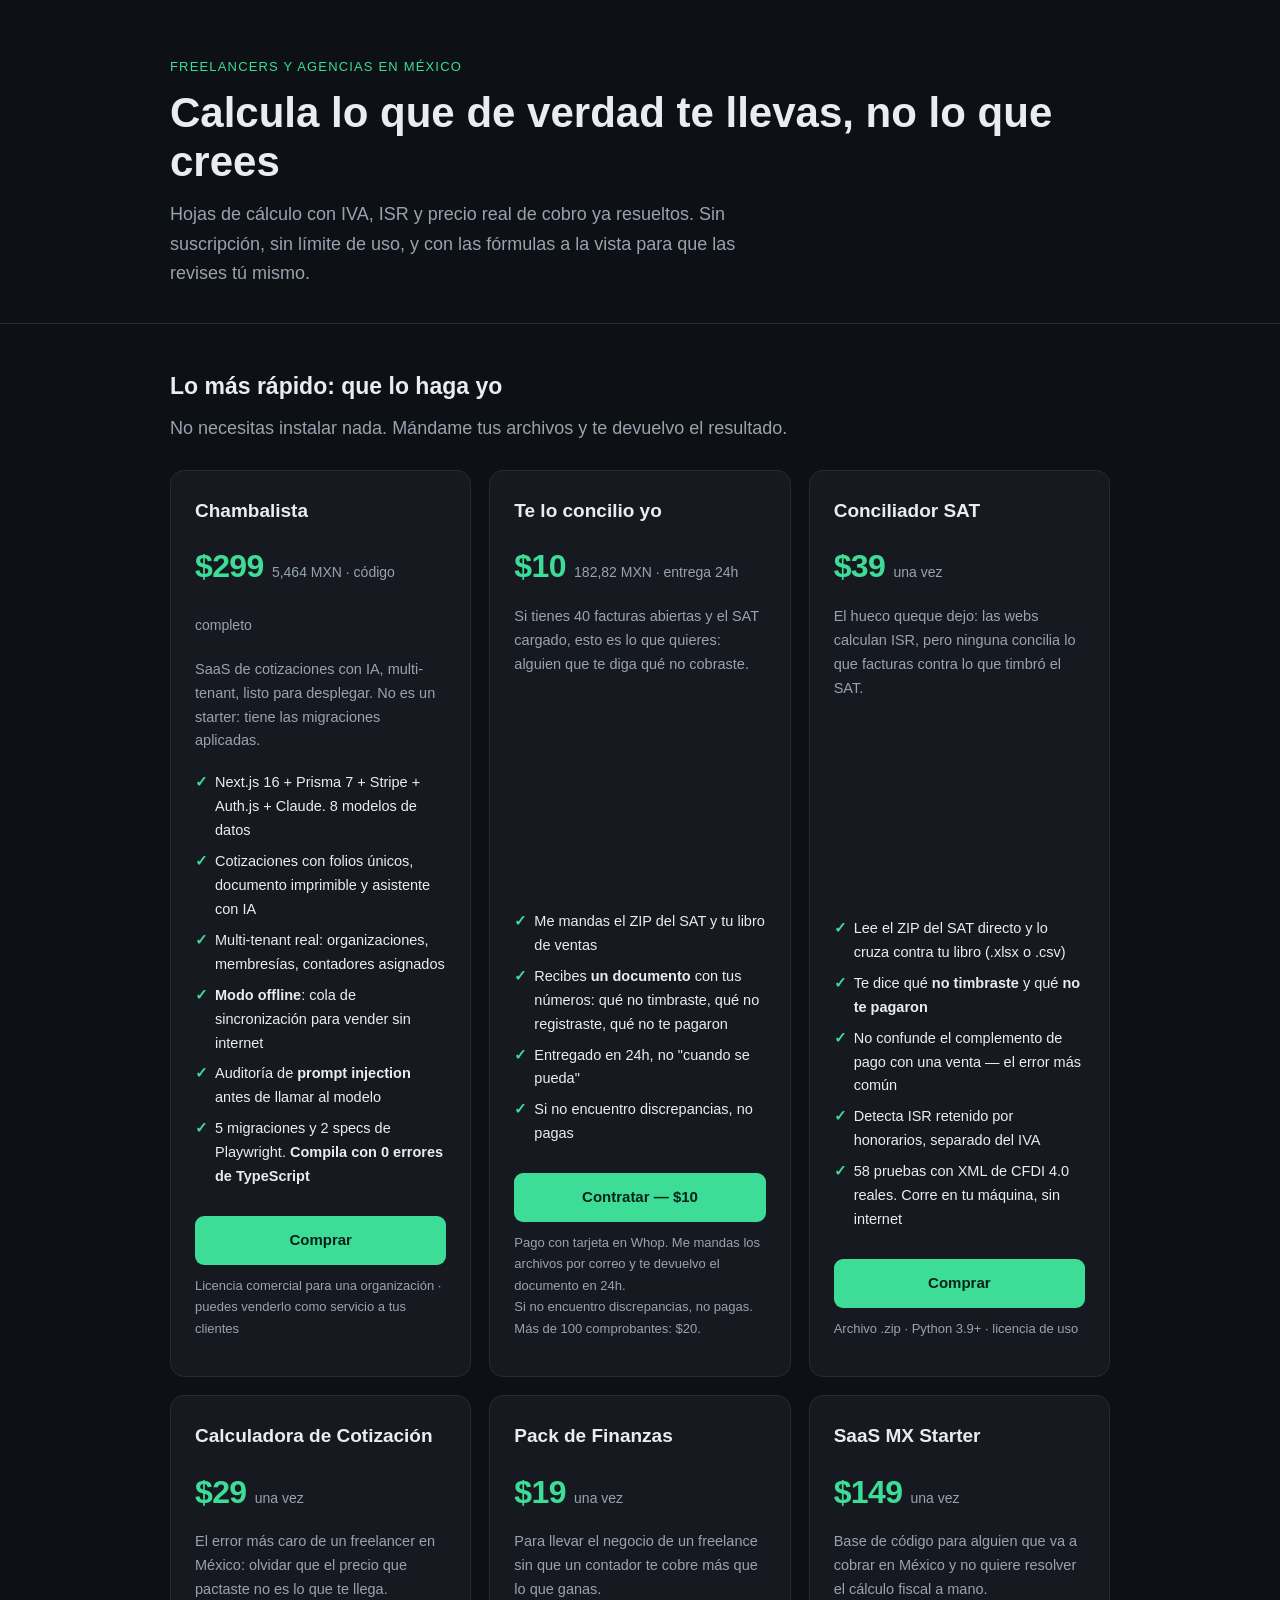
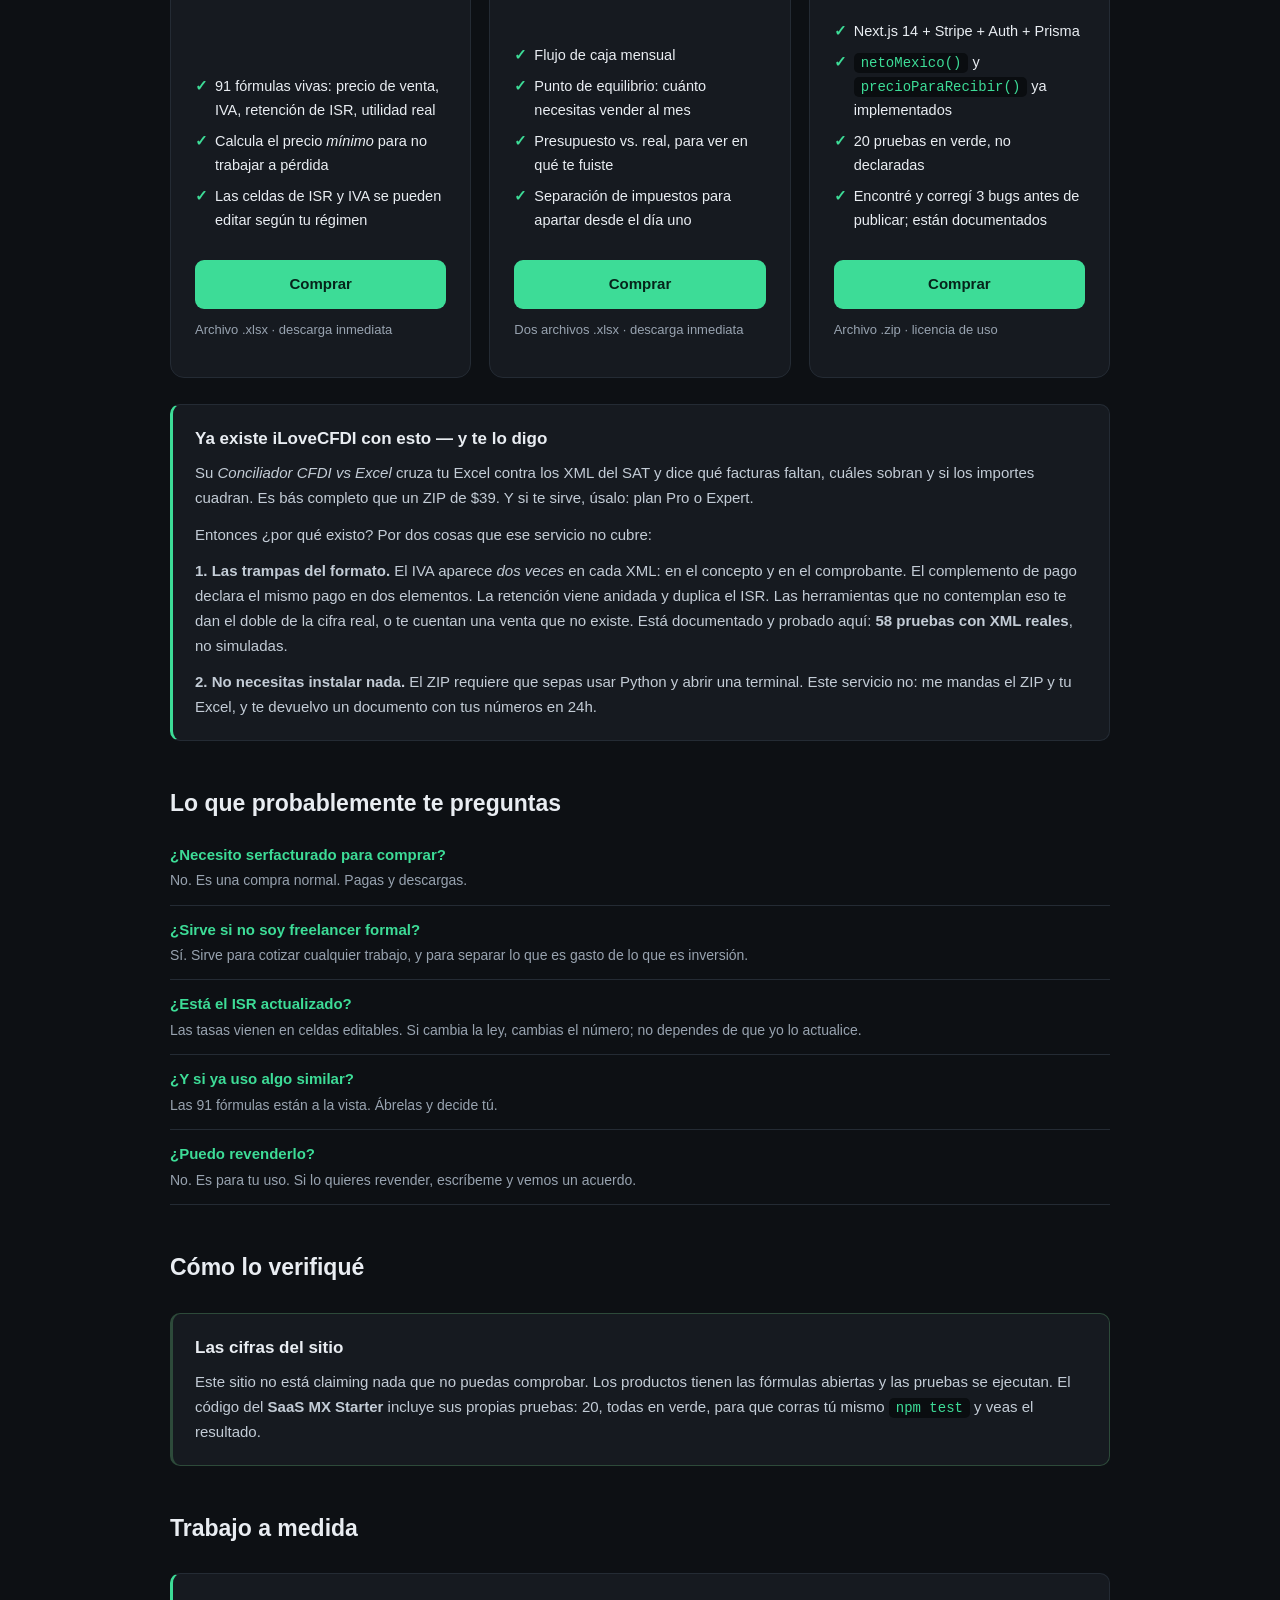
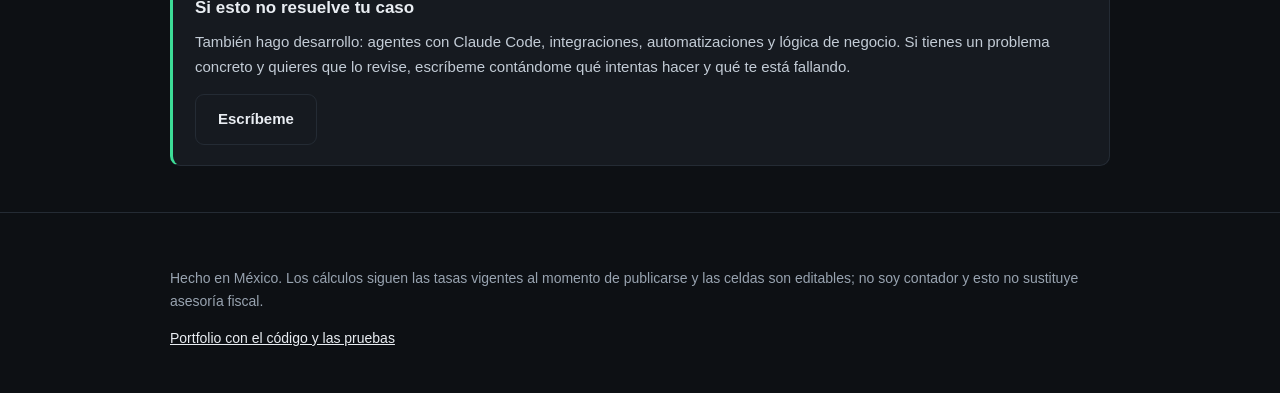
<file: venta/index.html>
<!DOCTYPE html>
<html lang="es">
<head>
<meta charset="utf-8">
<meta name="viewport" content="width=device-width,initial-scale=1">
<title>Calculadoras fiscales México — IVA, ISR y cotizaciones | Cesar Builds</title>
<meta name="description" content="Hojas de cálculo para freelancers y agencias en México. IVA, ISR, precio real de cobro y finanzas del negocio. Sin suscripción, sin límite de uso.">
<style>
 :root{--bg:#0d1014;--card:#161a20;--line:#242b34;--fg:#e9edf2;--muted:#98a3b0;--acc:#3ddc97;--warn:#ffb454}
 *{box-sizing:border-box}
 body{margin:0;background:var(--bg);color:var(--fg);font:16px/1.65 -apple-system,BlinkMacSystemFont,"Segoe UI",Roboto,sans-serif}
 .wrap{max-width:980px;margin:0 auto;padding:0 20px}
 header{padding:56px 0 34px;border-bottom:1px solid var(--line)}
 .eyebrow{color:var(--acc);font-size:13px;letter-spacing:.09em;text-transform:uppercase;margin-bottom:12px}
 h1{font-size:clamp(27px,5vw,42px);line-height:1.15;margin:0 0 14px}
 .sub{color:var(--muted);font-size:18px;max-width:62ch;margin:0}
 h2{font-size:23px;margin:44px 0 8px}
 .grid{display:grid;gap:18px;margin:26px 0}
 @media(min-width:720px){.grid{grid-template-columns:repeat(auto-fit,minmax(280px,1fr))}}
 .prod{background:var(--card);border:1px solid var(--line);border-radius:14px;padding:24px;display:flex;flex-direction:column}
 .prod h3{margin:0 0 4px;font-size:19px}
 .precio{font-size:32px;font-weight:700;color:var(--acc);margin:10px 0 4px;letter-spacing:-.02em}
 .precio small{font-size:14px;color:var(--muted);font-weight:400;letter-spacing:0}
 .desc{color:var(--muted);font-size:14.5px;flex:1;margin:8px 0 18px}
 ul.pts{list-style:none;padding:0;margin:0 0 20px;font-size:14.5px}
 ul.pts li{padding-left:20px;position:relative;margin-bottom:7px}
 ul.pts li::before{content:"✓";position:absolute;left:0;color:var(--acc);font-weight:700}
 .btn{display:inline-block;background:var(--acc);color:#06231a;padding:12px 22px;border-radius:9px;
   text-decoration:none;font-weight:650;font-size:15px;border:0;cursor:pointer;text-align:center}
 .btn.sec{background:transparent;color:var(--fg);border:1px solid var(--line)}
 .nota{font-size:13px;color:var(--muted);margin-top:10px}
 .box{background:var(--card);border:1px solid var(--line);border-left:3px solid var(--acc);
   border-radius:10px;padding:20px 22px;margin:26px 0}
 .box h3{margin:0 0 8px;font-size:17px}
 .box p{margin:0;color:#c3ccd6;font-size:15px}
 table{width:100%;border-collapse:collapse;margin:20px 0;font-size:14.5px}
 th,td{text-align:left;padding:11px 10px;border-bottom:1px solid var(--line)}
 th{color:var(--muted);font-size:12px;text-transform:uppercase;letter-spacing:.05em}
 code{background:#0a0d10;padding:2px 7px;border-radius:5px;font-size:14px;color:var(--acc)}
 .verif{border-color:#2d4a3a}
 footer{padding:40px 0 30px;border-top:1px solid var(--line);margin-top:46px;color:var(--muted);font-size:14px}
 footer a{color:var(--fg)}
 .gaps{margin:0 0 18px;padding:0;list-style:none;font-size:15px}
 .gaps li{padding:12px 0;border-bottom:1px solid var(--line)}
 .gaps b{color:var(--acc)}
 .gaps .q{color:var(--muted);font-size:14px;display:block;margin-top:2px}
</style>
</head>
<body>
<header><div class="wrap">
 <div class="eyebrow">Freelancers y agencias en México</div>
 <h1>Calcula lo que de verdad te llevas, no lo que crees</h1>
 <p class="sub">
  Hojas de cálculo con IVA, ISR y precio real de cobro ya resueltos.
  Sin suscripción, sin límite de uso, y con las fórmulas a la vista para que
  las revises tú mismo.
 </p>
</div></header>

<div class="wrap">

<h2>Lo más rápido: que lo haga yo</h2>
<p class="sub" style="margin-bottom:8px">No necesitas instalar nada. Mándame tus archivos y te devuelvo el resultado.</p>
<div class="grid">

  <div class="prod">
    <h3>Chambalista</h3>
    <div class="precio">$299 <small>5,464 MXN &middot; c&oacute;digo completo</small></div>
    <p class="desc">SaaS de cotizaciones con IA, multi-tenant, listo para desplegar. No es un starter: tiene las migraciones aplicadas.</p>
    <ul class="pts">
      <li>Next.js 16 + Prisma 7 + Stripe + Auth.js + Claude. 8 modelos de datos</li>
      <li>Cotizaciones con folios &uacute;nicos, documento imprimible y asistente con IA</li>
      <li>Multi-tenant real: organizaciones, membres&iacute;as, contadores asignados</li>
      <li><b>Modo offline</b>: cola de sincronizaci&oacute;n para vender sin internet</li>
      <li>Auditor&iacute;a de <b>prompt injection</b> antes de llamar al modelo</li>
      <li>5 migraciones y 2 specs de Playwright. <b>Compila con 0 errores de TypeScript</b></li>
    </ul>
    <a class="btn" href="https://whop.com/checkout/plan_WApRB1oF6U2ti" rel="noopener">Comprar</a>
    <p class="nota">Licencia comercial para una organizaci&oacute;n &middot; puedes venderlo como servicio a tus clientes</p>
  </div>



  <div class="prod">
    <h3>Te lo concilio yo</h3>
    <div class="precio">$10 <small>182,82 MXN &middot; entrega 24h</small></div>
    <p class="desc">Si tienes 40 facturas abiertas y el SAT cargado, esto es lo que quieres: alguien que te diga qu&eacute; no cobraste.</p>
    <ul class="pts">
      <li>Me mandas el ZIP del SAT y tu libro de ventas</li>
      <li>Recibes <b>un documento</b> con tus n&uacute;meros: qu&eacute; no timbraste, qu&eacute; no registraste, qu&eacute; no te pagaron</li>
      <li>Entregado en 24h, no "cuando se pueda"</li>
      <li>Si no encuentro discrepancias, no pagas</li>
    </ul>
    <a class="btn" href="https://whop.com/checkout/plan_ctUG1QbfKqjwF" rel="noopener">Contratar &mdash; $10</a>
    <p class="nota">Pago con tarjeta en Whop. Me mandas los archivos por correo y te devuelvo el documento en 24h.<br>Si no encuentro discrepancias, no pagas. M&aacute;s de 100 comprobantes: $20.</p>
  </div>


  <div class="prod">
    <h3>Conciliador SAT</h3>
    <div class="precio">$39 <small>una vez</small></div>
    <p class="desc">El hueco queque dejo: las webs calculan ISR, pero ninguna concilia lo que facturas contra lo que timbró el SAT.</p>
    <ul class="pts">
      <li>Lee el ZIP del SAT directo y lo cruza contra tu libro (.xlsx o .csv)</li>
      <li>Te dice qué <b>no timbraste</b> y qué <b>no te pagaron</b></li>
      <li>No confunde el complemento de pago con una venta — el error más común</li>
      <li>Detecta ISR retenido por honorarios, separado del IVA</li>
      <li>58 pruebas con XML de CFDI 4.0 reales. Corre en tu máquina, sin internet</li>
    </ul>
    <a class="btn" href="https://whop.com/checkout/plan_TILbxnExjiJug" rel="noopener">Comprar</a>
    <p class="nota">Archivo .zip · Python 3.9+ · licencia de uso</p>
  </div>


  <div class="prod">
    <h3>Calculadora de Cotización</h3>
    <div class="precio">$29 <small>una vez</small></div>
    <p class="desc">El error más caro de un freelancer en México: olvidar que el precio que pactaste no es lo que te llega.</p>
    <ul class="pts">
      <li>91 fórmulas vivas: precio de venta, IVA, retención de ISR, utilidad real</li>
      <li>Calcula el precio <em>mínimo</em> para no trabajar a pérdida</li>
      <li>Las celdas de ISR y IVA se pueden editar según tu régimen</li>
    </ul>
    <a class="btn" href="https://whop.com/checkout/plan_xf5vDIQIs1fX1" rel="noopener">Comprar</a>
    <p class="nota">Archivo .xlsx · descarga inmediata</p>
  </div>

  <div class="prod">
    <h3>Pack de Finanzas</h3>
    <div class="precio">$19 <small>una vez</small></div>
    <p class="desc">Para llevar el negocio de un freelance sin que un contador te cobre más que lo que ganas.</p>
    <ul class="pts">
      <li>Flujo de caja mensual</li>
      <li>Punto de equilibrio: cuánto necesitas vender al mes</li>
      <li>Presupuesto vs. real, para ver en qué te fuiste</li>
      <li>Separación de impuestos para apartar desde el día uno</li>
    </ul>
    <a class="btn" href="https://whop.com/checkout/plan_jN4AlAKDNZU62" rel="noopener">Comprar</a>
    <p class="nota">Dos archivos .xlsx · descarga inmediata</p>
  </div>

  <div class="prod">
    <h3>SaaS MX Starter</h3>
    <div class="precio">$149 <small>una vez</small></div>
    <p class="desc">Base de código para alguien que va a cobrar en México y no quiere resolver el cálculo fiscal a mano.</p>
    <ul class="pts">
      <li>Next.js 14 + Stripe + Auth + Prisma</li>
      <li><code>netoMexico()</code> y <code>precioParaRecibir()</code> ya implementados</li>
      <li>20 pruebas en verde, no declaradas</li>
      <li>Encontré y corregí 3 bugs antes de publicar; están documentados</li>
    </ul>
    <a class="btn" href="https://whop.com/checkout/plan_LaLMBd6m1sq1h" rel="noopener">Comprar</a>
    <p class="nota">Archivo .zip · licencia de uso</p>
  </div>

</div>

<div class="box">
  <h3>Ya existe iLoveCFDI con esto &mdash; y te lo digo</h3>
  <p>
    Su <em>Conciliador CFDI vs Excel</em> cruza tu Excel contra los XML del SAT y
    dice qu&eacute; facturas faltan, cu&aacute;les sobran y si los importes cuadran.
    Es b&aacute;s completo que un ZIP de $39. Y si te sirve, &uacute;salo:
    plan Pro o Expert.
  </p>
  <p style="margin-top:12px">
    Entonces &iquest;por qu&eacute; existo? Por dos cosas que ese servicio no
    cubre:
  </p>
  <p style="margin-top:12px">
    <b>1. Las trampas del formato.</b> El IVA aparece <em>dos veces</em> en cada
    XML: en el concepto y en el comprobante. El complemento de pago declara el
    mismo pago en dos elementos. La retenci&oacute;n viene anidada y duplica el ISR.
    Las herramientas que no contemplan eso te dan el doble de la cifra real, o
    te cuentan una venta que no existe. Est&aacute; documentado y probado aqu&iacute;:
    <b>58 pruebas con XML reales</b>, no simuladas.
  </p>
  <p style="margin-top:12px">
    <b>2. No necesitas instalar nada.</b> El ZIP requiere que sepas usar Python
    y abrir una terminal. Este servicio no: me mandas el ZIP y tu Excel, y te
    devuelvo un documento con tus n&uacute;meros en 24h.
  </p>
</div>


<h2>Lo que probablemente te preguntas</h2>
<ul class="gaps">
  <li><b>¿Necesito serfacturado para comprar?</b>
    <span class="q">No. Es una compra normal. Pagas y descargas.</span></li>
  <li><b>¿Sirve si no soy freelancer formal?</b>
    <span class="q">Sí. Sirve para cotizar cualquier trabajo, y para separar lo que es gasto de lo que es inversión.</span></li>
  <li><b>¿Está el ISR actualizado?</b>
    <span class="q">Las tasas vienen en celdas editables. Si cambia la ley, cambias el número; no dependes de que yo lo actualice.</span></li>
  <li><b>¿Y si ya uso algo similar?</b>
    <span class="q">Las 91 fórmulas están a la vista. Ábrelas y decide tú.</span></li>
  <li><b>¿Puedo revenderlo?</b>
    <span class="q">No. Es para tu uso. Si lo quieres revender, escríbeme y vemos un acuerdo.</span></li>
</ul>

<h2>Cómo lo verifiqué</h2>
<div class="box verif">
  <h3>Las cifras del sitio</h3>
  <p>
    Este sitio no está claiming nada que no puedas comprobar. Los productos
    tienen las fórmulas abiertas y las pruebas se ejecutan. El código del
    <strong>SaaS MX Starter</strong> incluye sus propias pruebas: 20, todas en
    verde, para que corras tú mismo <code>npm test</code> y veas el resultado.
  </p>
</div>

<h2>Trabajo a medida</h2>
<div class="box">
  <h3>Si esto no resuelve tu caso</h3>
  <p>
    También hago desarrollo: agentes con Claude Code, integraciones,
    automatizaciones y lógica de negocio. Si tienes un problema concreto y
    quieres que lo revise, escríbeme contándome qué intentas hacer y qué te
    está fallando.
  </p>
  <p style="margin-top:14px">
    <a class="btn sec" href="mailto:cesarinrosales.3108@gmail.com?subject=Consulta%20sobre%20un%20proyecto">Escríbeme</a>
  </p>
</div>

</div>

<footer><div class="wrap">
  <p>
    Hecho en México. Los cálculos siguen las tasas vigentes al momento de
    publicarse y las celdas son editables; no soy contador y esto no sustituye
    asesoría fiscal.
  </p>
  <p style="margin-top:10px">
    <a href="https://cesarinrosales3108-ui.github.io/portfolio/">Portfolio con el código y las pruebas</a>
  </p>
</div></footer>
</body>
</html>
</file>
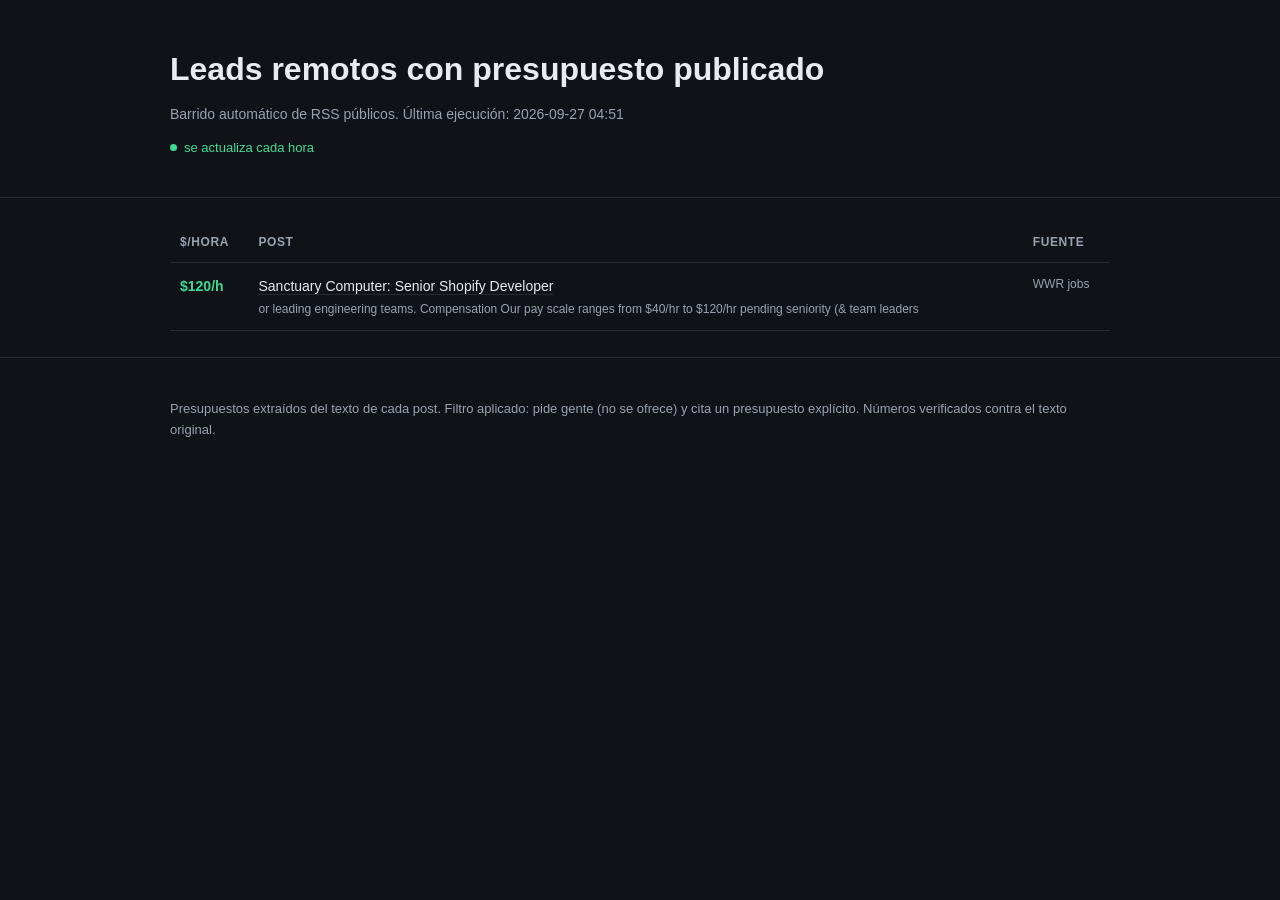
<file: leads.html>
<!DOCTYPE html><html lang="es"><head><meta charset="utf-8">
<meta name="viewport" content="width=device-width,initial-scale=1">
<meta http-equiv="refresh" content="3600">
<title>Leads remotos con presupuesto — 2026-09-27 04:51</title>
<style>
 :root{--bg:#0f1216;--card:#171b21;--line:#252b34;--fg:#e8ecf1;--muted:#98a2b0;--acc:#3ddc97}
 *{box-sizing:border-box}
 body{margin:0;background:var(--bg);color:var(--fg);
      font:15px/1.6 -apple-system,BlinkMacSystemFont,"Segoe UI",Roboto,sans-serif}
 .w{max-width:980px;margin:0 auto;padding:0 20px}
 header{padding:44px 0 26px;border-bottom:1px solid var(--line)}
 h1{font-size:clamp(23px,4vw,32px);margin:0 0 8px}
 .meta{color:var(--muted);font-size:14px;margin:0}
 .live{display:inline-flex;align-items:center;gap:7px;color:var(--acc);font-size:13px;margin-top:12px}
 .dot{width:7px;height:7px;border-radius:50%;background:var(--acc)}
 table{width:100%;border-collapse:collapse;margin:26px 0;font-size:14px}
 th{text-align:left;padding:9px 10px;color:var(--muted);font-size:12px;
    text-transform:uppercase;letter-spacing:.05em;border-bottom:1px solid var(--line)}
 td{padding:12px 10px;border-bottom:1px solid var(--line);vertical-align:top}
 .p{color:var(--acc);font-weight:650;white-space:nowrap;font-variant-numeric:tabular-nums}
 a{color:var(--fg);text-decoration:none;border-bottom:1px solid var(--line)}
 a:hover{border-color:var(--acc);color:var(--acc)}
 .c{color:var(--muted);font-size:12px;margin-top:4px;line-height:1.45}
 .s{color:var(--muted);font-size:12px;white-space:nowrap}
 footer{padding:28px 0;color:var(--muted);font-size:13px;border-top:1px solid var(--line)}
 .n{background:#3a1f22;border:1px solid #5a2a2f;border-radius:8px;padding:12px 14px;margin:22px 0;font-size:14px}
</style></head><body>
<header><div class="w">
  <h1>Leads remotos con presupuesto publicado</h1>
  <p class="meta">Barrido automático de RSS públicos. Última ejecución: 2026-09-27 04:51</p>
  <p class="live"><span class="dot"></span>se actualiza cada hora</p>
</div></header>
<div class="w">

<table>
  <tr><th>$/hora</th><th>Post</th><th>Fuente</th></tr>
  
      <tr>
        <td class="p">$120/h</td>
        <td><a href="https://weworkremotely.com/remote-jobs/sanctuary-computer-senior-shopify-developer" target="_blank" rel="noopener">
            Sanctuary Computer: Senior Shopify Developer</a>
            <div class="c">or leading engineering teams. Compensation Our pay scale ranges from $40/hr to $120/hr pending seniority (&amp; team leaders</div></td>
        <td class="s">WWR jobs</td>
      </tr>
</table>
</div>
<footer><div class="w">
  <p>Presupuestos extraídos del texto de cada post. Filtro aplicado: pide gente (no se ofrece) y
     cita un presupuesto explícito. Números verificados contra el texto original.</p>
</div></footer>
</body></html>
</file>
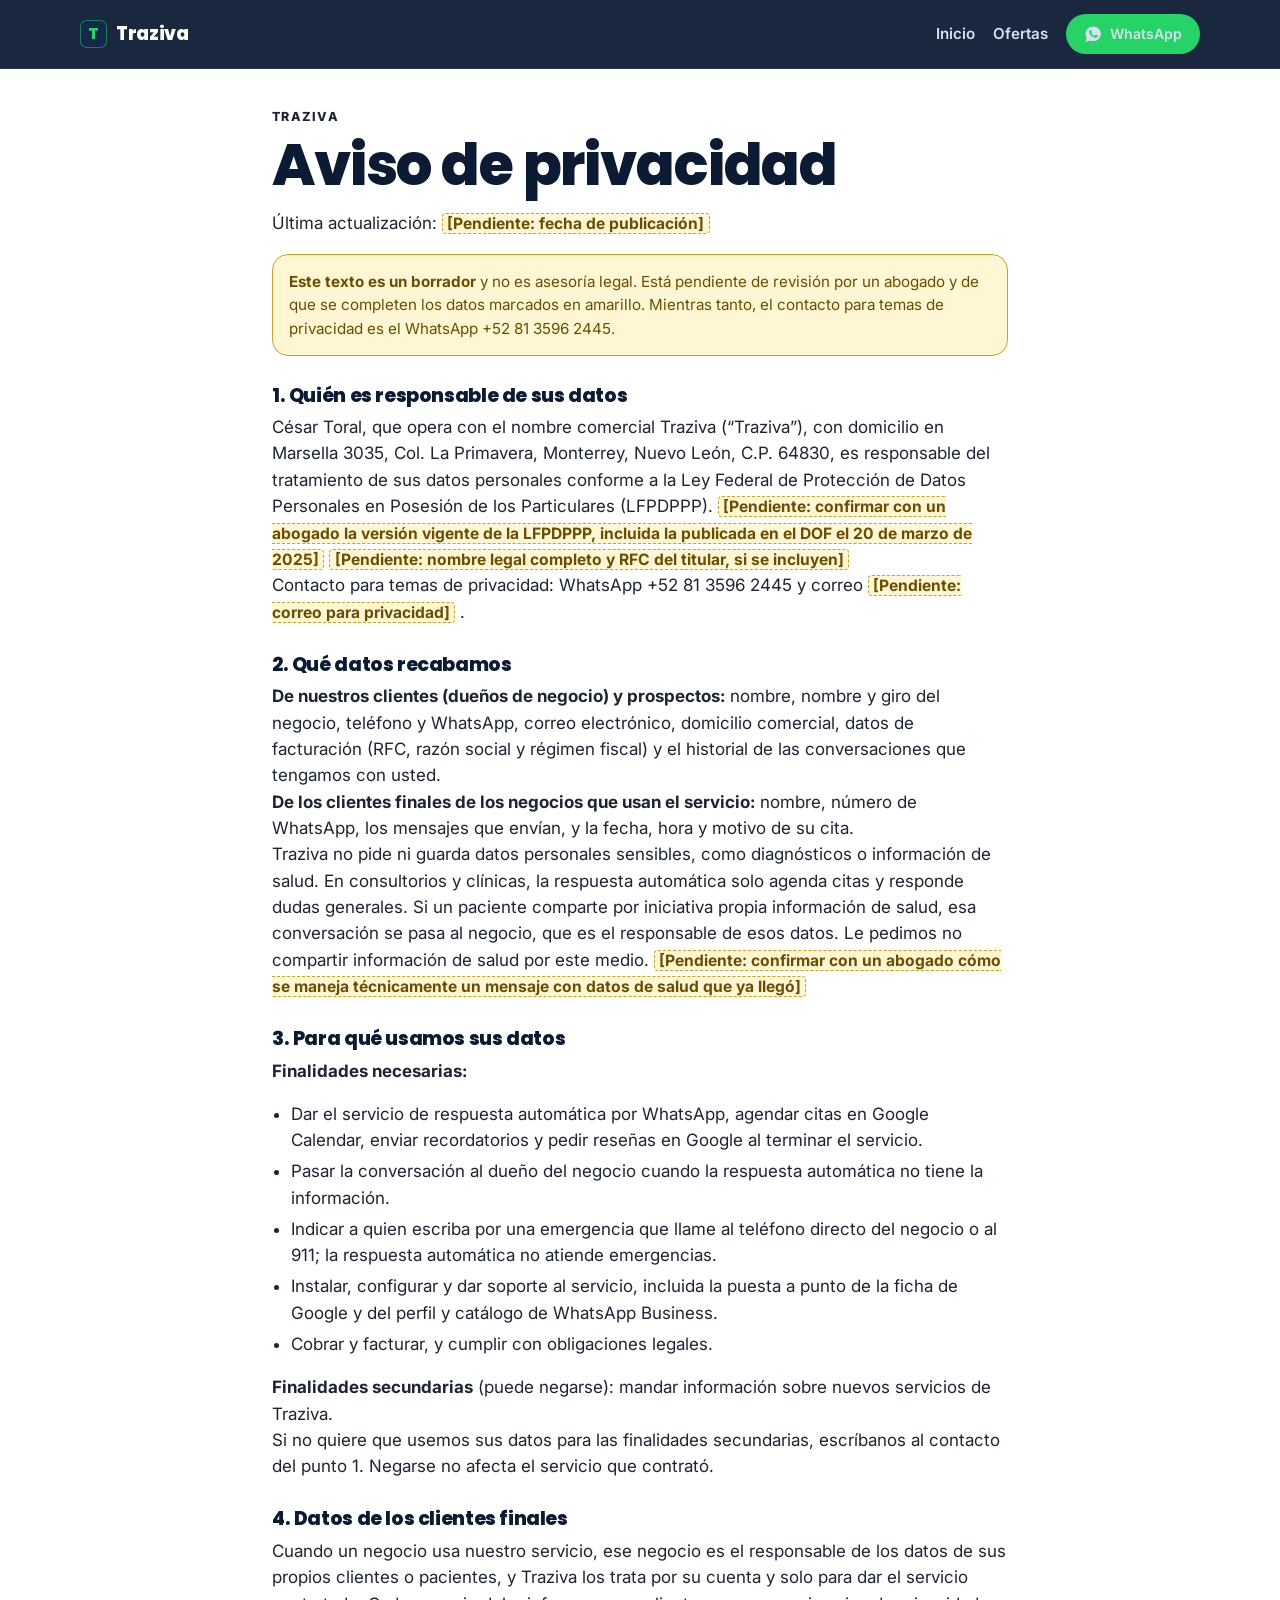
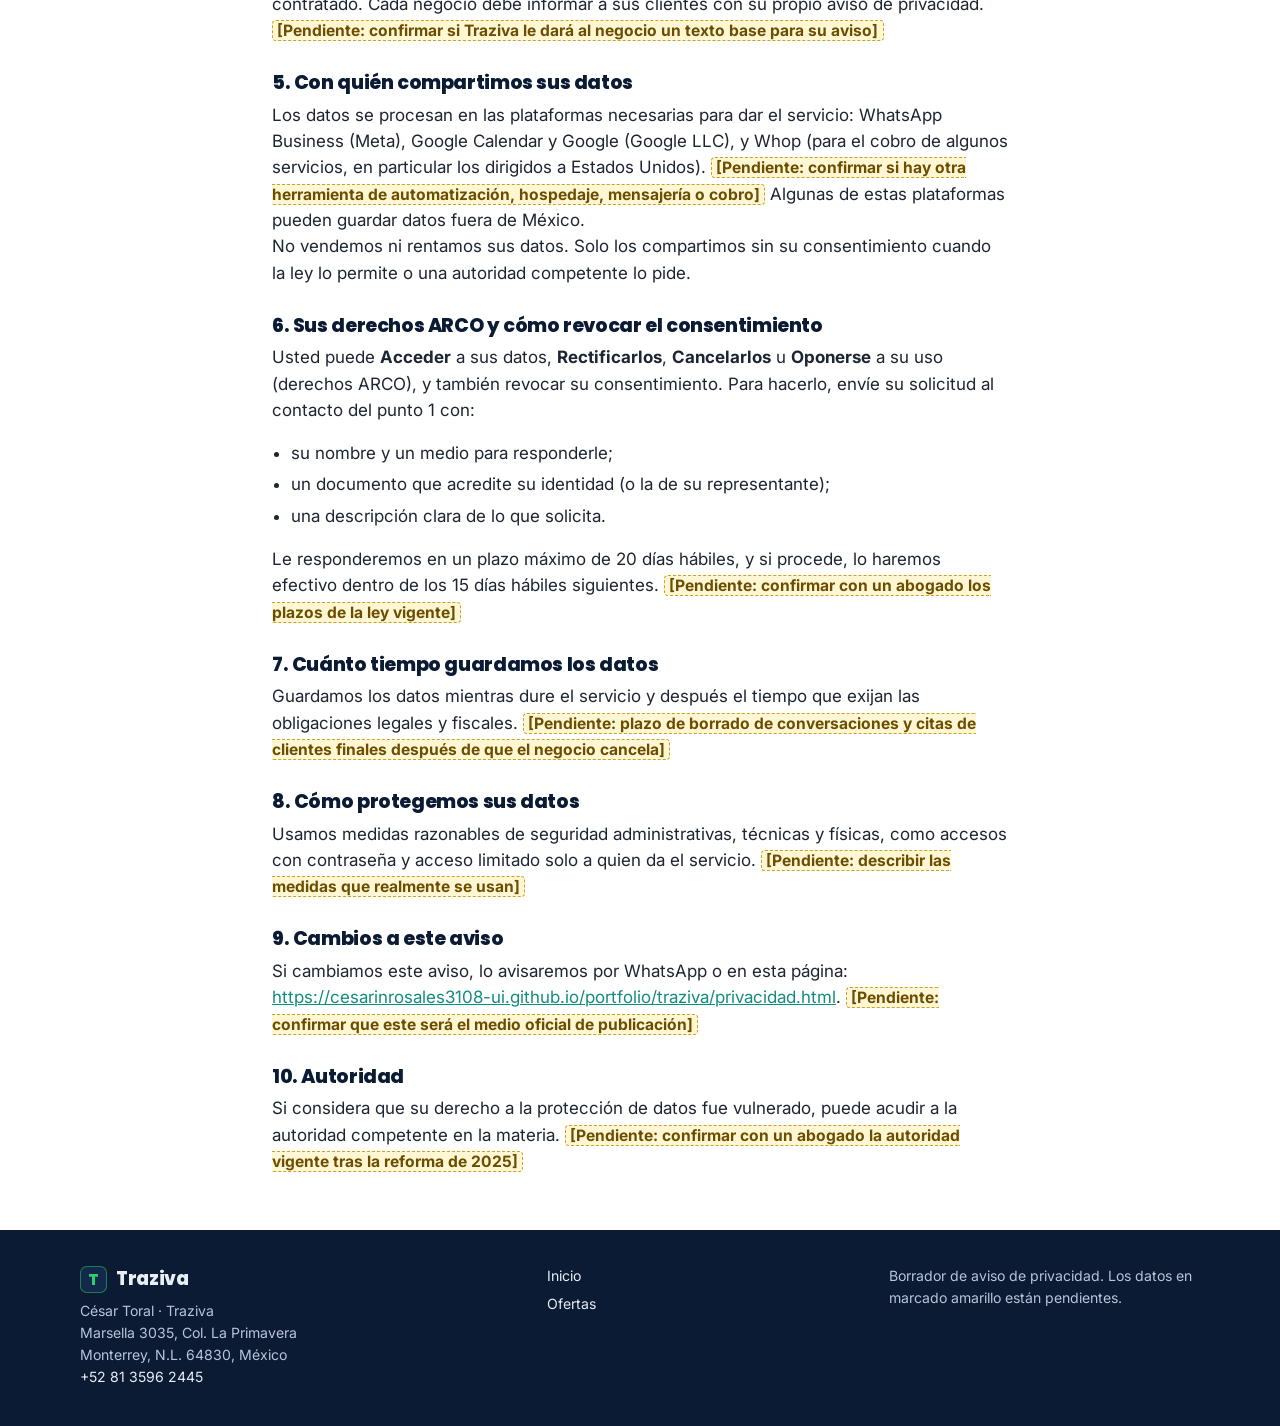
<file: cesarbuilds/privacidad.html>
<!DOCTYPE html>
<html lang="es-MX">
<head>
  <meta charset="utf-8">
  <meta name="viewport" content="width=device-width, initial-scale=1">
  <title>Aviso de privacidad · Traziva</title>
  <link rel="canonical" href="https://cesarinrosales3108-ui.github.io/portfolio/traziva/privacidad.html">
  <meta http-equiv="refresh" content="0; url=../traziva/privacidad.html">
  <script>
    location.replace("../traziva/privacidad.html" + (location.hash || ""));
  </script>
</head>
<body>
  <p><a href="../traziva/privacidad.html">Continuar al aviso de privacidad de Traziva</a></p>
</body>
</html>
</file>
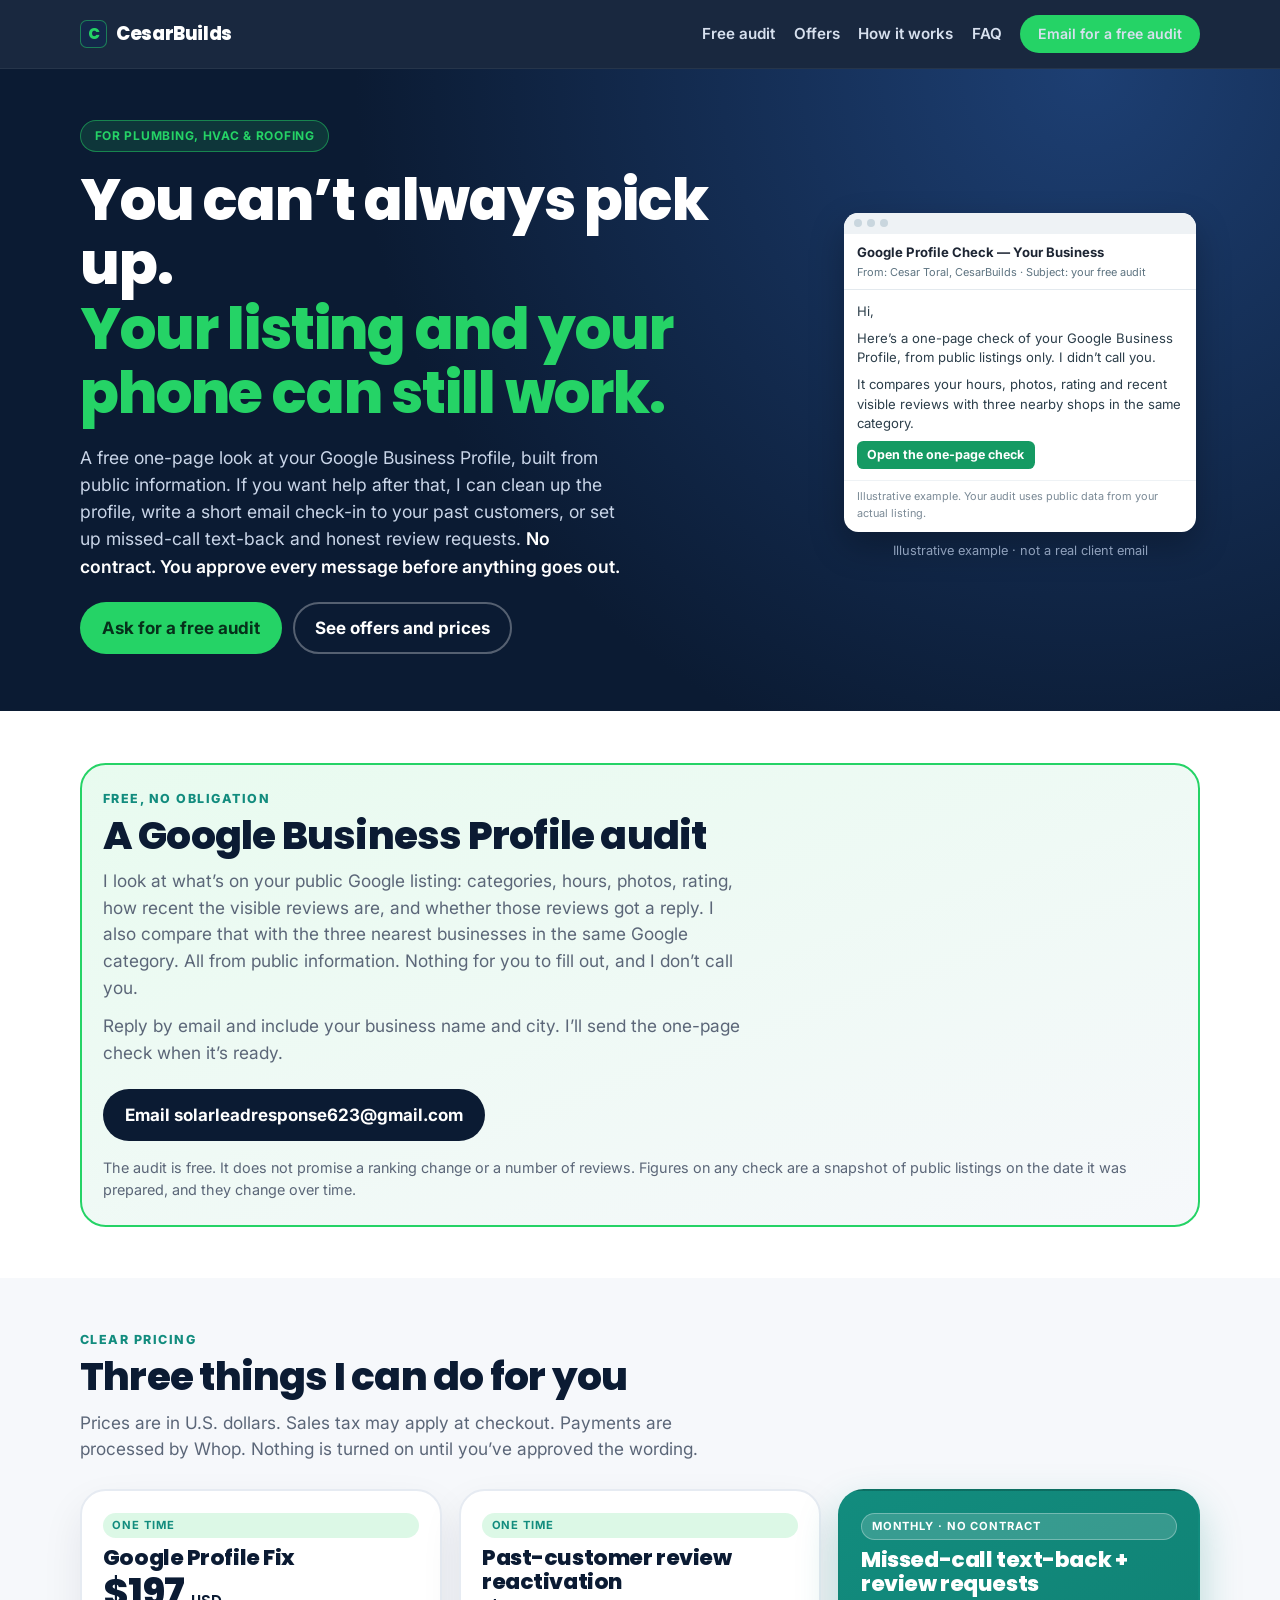
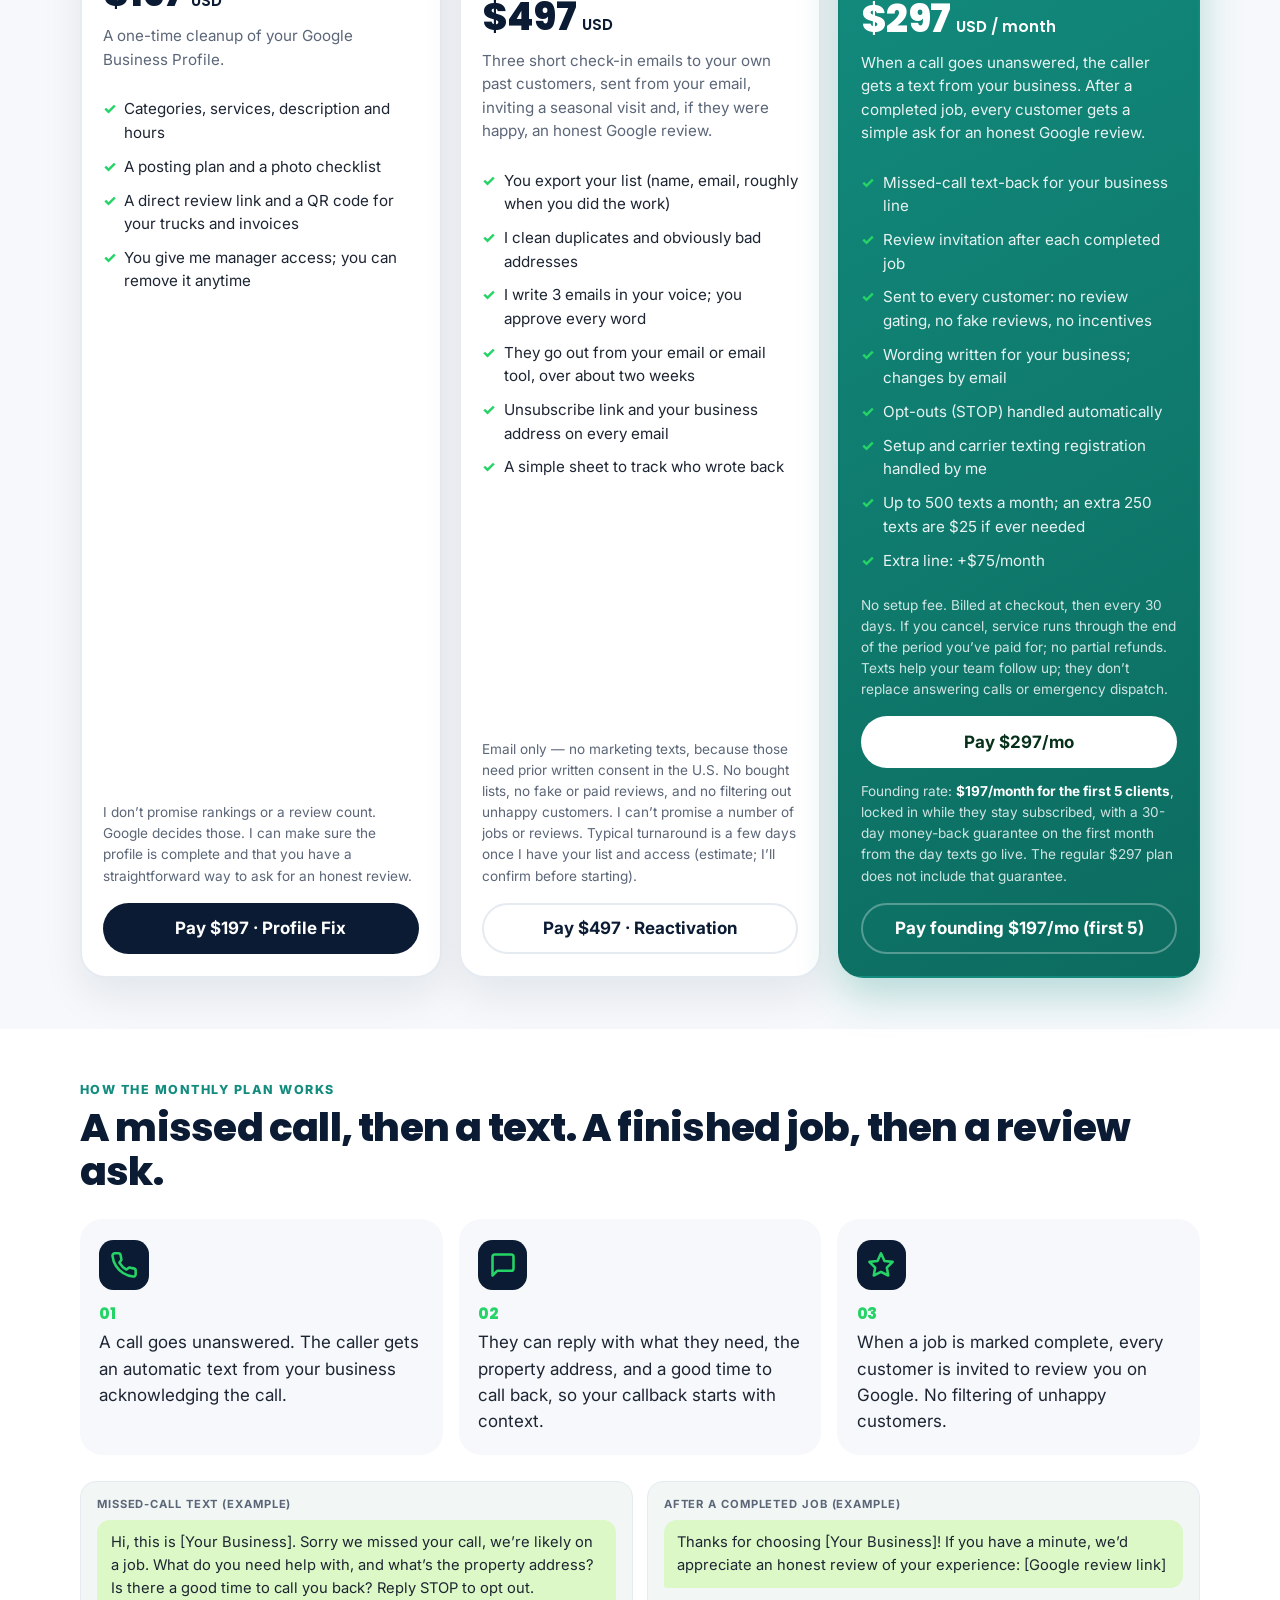
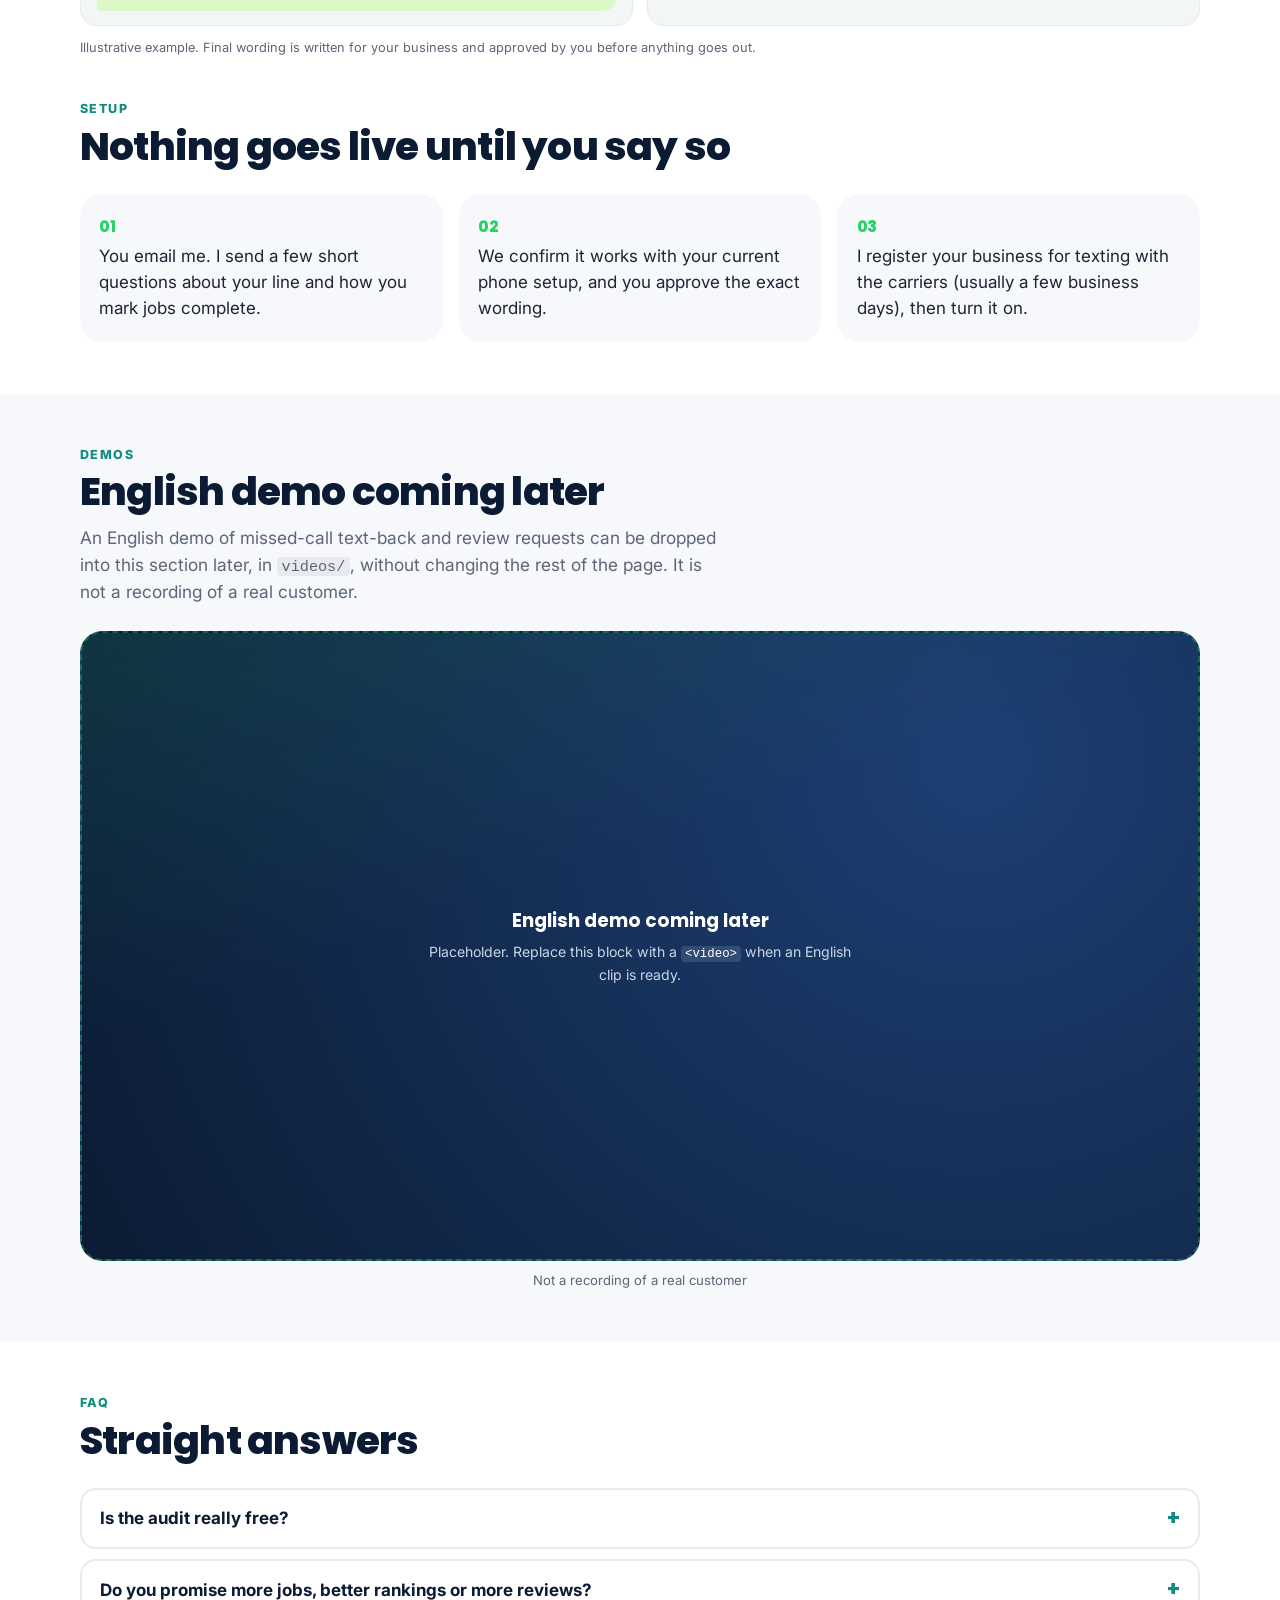
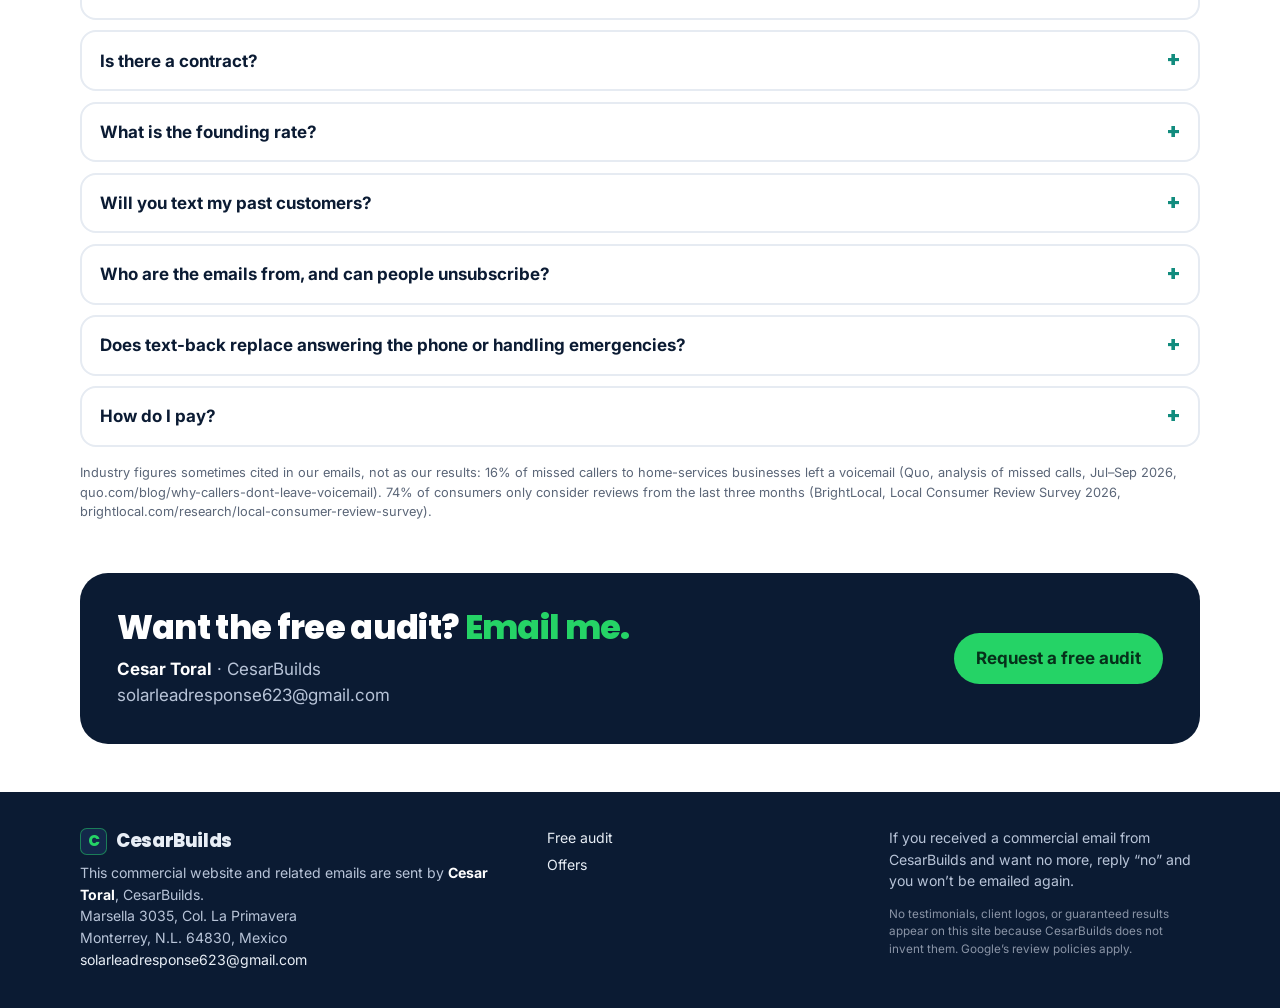
<file: cesarbuilds/us.html>
<!DOCTYPE html>
<html lang="en-US">
<head>
  <meta charset="utf-8">
  <meta name="viewport" content="width=device-width, initial-scale=1">
  <title>CesarBuilds · Missed-call text-back, reviews and Google profile help</title>
  <meta name="description" content="For U.S. plumbing, HVAC and roofing businesses. Free Google Business Profile check. One-time profile cleanup and past-customer emails, plus missed-call text-back and honest review requests. No contract.">
  <link rel="canonical" href="https://cesarinrosales3108-ui.github.io/portfolio/cesarbuilds/us.html">
  <link rel="alternate" hreflang="en" href="https://cesarinrosales3108-ui.github.io/portfolio/cesarbuilds/us.html">
  <meta name="theme-color" content="#0B1B33">
  <meta property="og:type" content="website">
  <meta property="og:locale" content="en_US">
  <meta property="og:site_name" content="CesarBuilds">
  <meta property="og:title" content="CesarBuilds · Calls, reviews, Google">
  <meta property="og:description" content="Free Google Business Profile audit for plumbing, HVAC and roofing shops. Profile fix, past-customer reactivation, and missed-call text-back with honest review requests.">
  <meta property="og:url" content="https://cesarinrosales3108-ui.github.io/portfolio/cesarbuilds/us.html">
  <meta property="og:image" content="https://cesarinrosales3108-ui.github.io/portfolio/cesarbuilds/img/og-us.png">
  <meta property="og:image:width" content="1200">
  <meta property="og:image:height" content="630">
  <meta name="twitter:card" content="summary_large_image">
  <meta name="twitter:title" content="CesarBuilds · Calls, reviews, Google">
  <meta name="twitter:description" content="For plumbing, HVAC and roofing businesses. Free Google profile check, then clear one-time and monthly options.">
  <meta name="twitter:image" content="https://cesarinrosales3108-ui.github.io/portfolio/cesarbuilds/img/og-us.png">
  <link rel="icon" href="img/favicon.svg" type="image/svg+xml">
  <link rel="icon" href="img/favicon-32.png" sizes="32x32" type="image/png">
  <link rel="apple-touch-icon" href="img/apple-touch-icon.png">
  <link rel="preconnect" href="https://fonts.googleapis.com">
  <link rel="preconnect" href="https://fonts.gstatic.com" crossorigin>
  <link href="https://fonts.googleapis.com/css2?family=Inter:ital,opsz,wght@0,14..32,400;0,14..32,600;0,14..32,700;1,14..32,400&family=Poppins:wght@600;700;800&display=swap" rel="stylesheet">
  <link rel="stylesheet" href="css/styles.css">
  <script type="application/ld+json">
  {
    "@context": "https://schema.org",
    "@type": "ProfessionalService",
    "name": "CesarBuilds",
    "url": "https://cesarinrosales3108-ui.github.io/portfolio/cesarbuilds/us.html",
    "image": "https://cesarinrosales3108-ui.github.io/portfolio/cesarbuilds/img/og-us.png",
    "founder": { "@type": "Person", "name": "Cesar Toral" },
    "email": "solarleadresponse623@gmail.com",
    "address": {
      "@type": "PostalAddress",
      "streetAddress": "Marsella 3035, Col. La Primavera",
      "addressLocality": "Monterrey",
      "addressRegion": "N.L.",
      "postalCode": "64830",
      "addressCountry": "MX"
    },
    "areaServed": "US",
    "description": "Missed-call text-back, honest Google review requests, Google Business Profile cleanup and past-customer email reactivation for plumbing, HVAC and roofing businesses."
  }
  </script>
</head>
<body>
  <a class="skip" href="#content">Skip to content</a>
  <header class="site-header">
    <div class="wrap bar">
      <a class="logo" href="us.html"><span class="logo-mark">C</span> CesarBuilds</a>
      <input id="nav-toggle" type="checkbox">
      <label class="burger" for="nav-toggle" aria-label="Open menu"><span></span><span></span><span></span></label>
      <nav class="nav" aria-label="Primary">
        <a href="#audit">Free audit</a>
        <a href="#offers">Offers</a>
        <a href="#how">How it works</a>
        <a href="#faq">FAQ</a>
        <a class="btn btn-g" href="mailto:solarleadresponse623@gmail.com?subject=Free%20audit&body=Hi%20Cesar%2C%0A%0AI%27d%20like%20a%20free%20Google%20Business%20Profile%20audit.%0A%0ABusiness%20name%3A%20%0ACity%20and%20state%3A%20%0AGoogle%20listing%20or%20website%3A%20%0A">Email for a free audit</a>
      </nav>
    </div>
  </header>

  <main id="content">
    <section class="hero">
      <div class="wrap hero-grid hero-us">
        <div>
          <span class="tag">FOR PLUMBING, HVAC &amp; ROOFING</span>
          <h1>You can’t always pick up.<br><span class="t">Your listing and your phone can still work.</span></h1>
          <p class="lead">A free one-page look at your Google Business Profile, built from public information. If you want help after that, I can clean up the profile, write a short email check-in to your past customers, or set up missed-call text-back and honest review requests. <b>No contract. You approve every message before anything goes out.</b></p>
          <div class="btn-row">
            <a class="btn btn-g" href="mailto:solarleadresponse623@gmail.com?subject=Free%20audit&body=Hi%20Cesar%2C%0A%0AI%27d%20like%20a%20free%20Google%20Business%20Profile%20audit.%0A%0ABusiness%20name%3A%20%0ACity%20and%20state%3A%20%0AGoogle%20listing%20or%20website%3A%20%0A">Ask for a free audit</a>
            <a class="btn btn-ghost" href="#offers">See offers and prices</a>
          </div>
        </div>
        <div class="device-wrap">
          <div class="mail" aria-hidden="true">
            <div class="mbar"><i></i><i></i><i></i></div>
            <div class="mhd"><b>Google Profile Check — Your Business</b><br><small>From: Cesar Toral, CesarBuilds · Subject: your free audit</small></div>
            <div class="mbd">
              <p>Hi,</p>
              <p>Here’s a one-page check of your Google Business Profile, from public listings only. I didn’t call you.</p>
              <p>It compares your hours, photos, rating and recent visible reviews with three nearby shops in the same category.</p>
              <span class="mbtn">Open the one-page check</span>
            </div>
            <div class="mft">Illustrative example. Your audit uses public data from your actual listing.</div>
          </div>
          <p class="illu-cap">Illustrative example · not a real client email</p>
        </div>
      </div>
    </section>

    <section class="sec" id="audit">
      <div class="wrap">
        <div class="audit">
          <p class="kicker">Free, no obligation</p>
          <h2>A Google Business Profile audit</h2>
          <p class="lead" style="margin-top:0.6rem">I look at what’s on your public Google listing: categories, hours, photos, rating, how recent the visible reviews are, and whether those reviews got a reply. I also compare that with the three nearest businesses in the same Google category. All from public information. Nothing for you to fill out, and I don’t call you.</p>
          <p class="lead" style="margin-top:0.7rem">Reply by email and include your business name and city. I’ll send the one-page check when it’s ready.</p>
          <div class="btn-row">
            <a class="btn btn-n" href="mailto:solarleadresponse623@gmail.com?subject=Free%20audit&body=Hi%20Cesar%2C%0A%0AI%27d%20like%20a%20free%20Google%20Business%20Profile%20audit.%0A%0ABusiness%20name%3A%20%0ACity%20and%20state%3A%20%0AGoogle%20listing%20or%20website%3A%20%0A">Email solarleadresponse623@gmail.com</a>
          </div>
          <p class="note" style="margin-top:1rem;color:var(--mut);font-size:0.9rem">The audit is free. It does not promise a ranking change or a number of reviews. Figures on any check are a snapshot of public listings on the date it was prepared, and they change over time.</p>
        </div>
      </div>
    </section>

    <section class="sec sec-bg" id="offers">
      <div class="wrap">
        <div class="sec-head">
          <p class="kicker">Clear pricing</p>
          <h2>Three things I can do for you</h2>
          <p class="lead">Prices are in U.S. dollars. Sales tax may apply at checkout. Payments are processed by Whop. Nothing is turned on until you’ve approved the wording.</p>
        </div>
        <div class="offers three">
          <article class="offer">
            <span class="pill">One time</span>
            <h3>Google Profile Fix</h3>
            <p class="amt">$197 <small>USD</small></p>
            <p class="sub">A one-time cleanup of your Google Business Profile.</p>
            <ul>
              <li>Categories, services, description and hours</li>
              <li>A posting plan and a photo checklist</li>
              <li>A direct review link and a QR code for your trucks and invoices</li>
              <li>You give me manager access; you can remove it anytime</li>
            </ul>
            <p class="note">I don’t promise rankings or a review count. Google decides those. I can make sure the profile is complete and that you have a straightforward way to ask for an honest review.</p>
            <a class="btn btn-n" href="https://whop.com/checkout/plan_CKVRzxGqQi28M" rel="noopener">Pay $197 · Profile Fix</a>
          </article>

          <article class="offer">
            <span class="pill">One time</span>
            <h3>Past-customer review reactivation</h3>
            <p class="amt">$497 <small>USD</small></p>
            <p class="sub">Three short check-in emails to your own past customers, sent from your email, inviting a seasonal visit and, if they were happy, an honest Google review.</p>
            <ul>
              <li>You export your list (name, email, roughly when you did the work)</li>
              <li>I clean duplicates and obviously bad addresses</li>
              <li>I write 3 emails in your voice; you approve every word</li>
              <li>They go out from your email or email tool, over about two weeks</li>
              <li>Unsubscribe link and your business address on every email</li>
              <li>A simple sheet to track who wrote back</li>
            </ul>
            <p class="note">Email only — no marketing texts, because those need prior written consent in the U.S. No bought lists, no fake or paid reviews, and no filtering out unhappy customers. I can’t promise a number of jobs or reviews. Typical turnaround is a few days once I have your list and access (estimate; I’ll confirm before starting).</p>
            <a class="btn btn-line" href="https://whop.com/checkout/plan_kl6Rcs9bvRHBP" rel="noopener">Pay $497 · Reactivation</a>
          </article>

          <article class="offer green">
            <span class="pill">Monthly · no contract</span>
            <h3>Missed-call text-back + review requests</h3>
            <p class="amt">$297 <small>USD / month</small></p>
            <p class="sub">When a call goes unanswered, the caller gets a text from your business. After a completed job, every customer gets a simple ask for an honest Google review.</p>
            <ul>
              <li>Missed-call text-back for your business line</li>
              <li>Review invitation after each completed job</li>
              <li>Sent to every customer: no review gating, no fake reviews, no incentives</li>
              <li>Wording written for your business; changes by email</li>
              <li>Opt-outs (STOP) handled automatically</li>
              <li>Setup and carrier texting registration handled by me</li>
              <li>Up to 500 texts a month; an extra 250 texts are $25 if ever needed</li>
              <li>Extra line: +$75/month</li>
            </ul>
            <p class="note">No setup fee. Billed at checkout, then every 30 days. If you cancel, service runs through the end of the period you’ve paid for; no partial refunds. Texts help your team follow up; they don’t replace answering calls or emergency dispatch.</p>
            <a class="btn btn-g" href="https://whop.com/checkout/plan_Gy9KZlih0Npyz" rel="noopener">Pay $297/mo</a>
            <p class="note" style="margin-top:0.85rem">Founding rate: <b style="color:#fff">$197/month for the first 5 clients</b>, locked in while they stay subscribed, with a 30-day money-back guarantee on the first month from the day texts go live. The regular $297 plan does not include that guarantee.</p>
            <a class="btn btn-ghost" href="https://whop.com/checkout/plan_LIIEvfqsJVV7h" rel="noopener" style="width:100%">Pay founding $197/mo (first 5)</a>
          </article>
        </div>
      </div>
    </section>

    <section class="sec" id="how">
      <div class="wrap">
        <div class="sec-head">
          <p class="kicker">How the monthly plan works</p>
          <h2>A missed call, then a text. A finished job, then a review ask.</h2>
        </div>
        <div class="steps">
          <article class="step">
            <div class="ic" aria-hidden="true">
              <svg width="28" height="28" viewBox="0 0 24 24" fill="none" stroke="#25D366" stroke-width="2.2" stroke-linecap="round" stroke-linejoin="round"><path d="M22 16.92v3a2 2 0 0 1-2.18 2 19.8 19.8 0 0 1-8.63-3.07 19.5 19.5 0 0 1-6-6A19.8 19.8 0 0 1 2.12 4.18 2 2 0 0 1 4.11 2h3a2 2 0 0 1 2 1.72c.12.9.31 1.77.57 2.61a2 2 0 0 1-.45 2.11L8.09 9.91a16 16 0 0 0 6 6l1.47-1.14a2 2 0 0 1 2.11-.45c.84.26 1.71.45 2.61.57A2 2 0 0 1 22 16.92z"/></svg>
            </div>
            <div class="step-n">01</div>
            <p>A call goes unanswered. The caller gets an automatic text from your business acknowledging the call.</p>
          </article>
          <article class="step">
            <div class="ic" aria-hidden="true">
              <svg width="28" height="28" viewBox="0 0 24 24" fill="none" stroke="#25D366" stroke-width="2.2" stroke-linecap="round" stroke-linejoin="round"><path d="M21 15a2 2 0 0 1-2 2H7l-4 4V5a2 2 0 0 1 2-2h14a2 2 0 0 1 2 2z"/></svg>
            </div>
            <div class="step-n">02</div>
            <p>They can reply with what they need, the property address, and a good time to call back, so your callback starts with context.</p>
          </article>
          <article class="step">
            <div class="ic" aria-hidden="true">
              <svg width="28" height="28" viewBox="0 0 24 24" fill="none" stroke="#25D366" stroke-width="2.2" stroke-linecap="round" stroke-linejoin="round"><polygon points="12 2 15 8.5 22 9.3 17 14.2 18.2 21 12 17.8 5.8 21 7 14.2 2 9.3 9 8.5 12 2"/></svg>
            </div>
            <div class="step-n">03</div>
            <p>When a job is marked complete, every customer is invited to review you on Google. No filtering of unhappy customers.</p>
          </article>
        </div>

        <div class="sms-list" style="margin-top:1.6rem">
          <div class="sms">
            <small>Missed-call text (example)</small>
            <p>Hi, this is [Your Business]. Sorry we missed your call, we’re likely on a job. What do you need help with, and what’s the property address? Is there a good time to call you back? Reply STOP to opt out.</p>
          </div>
          <div class="sms">
            <small>After a completed job (example)</small>
            <p>Thanks for choosing [Your Business]! If you have a minute, we’d appreciate an honest review of your experience: [Google review link]</p>
          </div>
        </div>
        <p class="illu-cap" style="color:var(--mut);margin-top:0.7rem;text-align:left">Illustrative example. Final wording is written for your business and approved by you before anything goes out.</p>

        <div class="sec-head" style="margin-top:2.6rem">
          <p class="kicker">Setup</p>
          <h2>Nothing goes live until you say so</h2>
        </div>
        <div class="steps">
          <article class="step">
            <div class="step-n">01</div>
            <p>You email me. I send a few short questions about your line and how you mark jobs complete.</p>
          </article>
          <article class="step">
            <div class="step-n">02</div>
            <p>We confirm it works with your current phone setup, and you approve the exact wording.</p>
          </article>
          <article class="step">
            <div class="step-n">03</div>
            <p>I register your business for texting with the carriers (usually a few business days), then turn it on.</p>
          </article>
        </div>
      </div>
    </section>

        <section class="sec sec-bg" id="demo">
      <div class="wrap">
        <div class="sec-head">
          <p class="kicker">Demos</p>
          <h2>English demo coming later</h2>
          <p class="lead">An English demo of missed-call text-back and review requests can be dropped into this section later, in <code>videos/</code>, without changing the rest of the page. It is not a recording of a real customer.</p>
        </div>
        <figure class="demo-slot">
          <div class="demo-frame">
            <div>
              <strong>English demo coming later</strong>
              <span>Placeholder. Replace this block with a <code>&lt;video&gt;</code> when an English clip is ready.</span>
            </div>
          </div>
          <figcaption>Not a recording of a real customer</figcaption>
        </figure>
      </div>
    </section>

    <section class="sec" id="faq">
      <div class="wrap">
        <div class="sec-head">
          <p class="kicker">FAQ</p>
          <h2>Straight answers</h2>
        </div>
        <div class="faq">
          <details>
            <summary>Is the audit really free?</summary>
            <div class="ans">Yes. It’s a one-page check from public Google information. There’s no obligation to buy anything after it.</div>
          </details>
          <details>
            <summary>Do you promise more jobs, better rankings or more reviews?</summary>
            <div class="ans">No. I don’t invent results, and I don’t promise a number of jobs, rankings or reviews. Google decides rankings and what shoppers see. Review requests go to every customer the same way, with no incentives and no filtering.</div>
          </details>
          <details>
            <summary>Is there a contract?</summary>
            <div class="ans">No. The monthly plan can be canceled anytime. The Profile Fix and the past-customer emails are one-time payments. If you cancel the monthly plan, service runs through the end of the period you’ve paid for; there are no partial refunds.</div>
          </details>
          <details>
            <summary>What is the founding rate?</summary>
            <div class="ans">The first 5 clients can subscribe at $197/month, and that rate stays in place while they remain subscribed. That plan includes a 30-day money-back guarantee on the first month, starting the day texts go live. The regular $297/month plan does not include that guarantee.</div>
          </details>
          <details>
            <summary>Will you text my past customers?</summary>
            <div class="ans">No. The $497 reactivation is email only. Marketing texts in the U.S. generally need prior written consent, and I don’t take that risk with a past-customer list.</div>
          </details>
          <details>
            <summary>Who are the emails from, and can people unsubscribe?</summary>
            <div class="ans">Reactivation emails go out from your email or email tool, with an unsubscribe link and your business address on every message, as U.S. commercial email rules require. Replies come to your inbox.</div>
          </details>
          <details>
            <summary>Does text-back replace answering the phone or handling emergencies?</summary>
            <div class="ans">No. Texts help your team follow up. They don’t replace picking up, dispatch, or telling someone to call 911 in an emergency.</div>
          </details>
          <details>
            <summary>How do I pay?</summary>
            <div class="ans">Checkout is on Whop, through the buttons on this page. Tax may apply. For the free audit, just email me — there’s nothing to pay.</div>
          </details>
        </div>
        <p class="sources">Industry figures sometimes cited in our emails, not as our results: 16% of missed callers to home-services businesses left a voicemail (Quo, analysis of missed calls, Jul–Sep 2026, quo.com/blog/why-callers-dont-leave-voicemail). 74% of consumers only consider reviews from the last three months (BrightLocal, Local Consumer Review Survey 2026, brightlocal.com/research/local-consumer-review-survey).</p>
      </div>
    </section>

    <div class="wrap">
      <section class="cta-band" id="contact">
        <div>
          <h2>Want the free audit? <span>Email me.</span></h2>
          <p class="who"><b style="color:#fff">Cesar Toral</b> · CesarBuilds<br>solarleadresponse623@gmail.com</p>
        </div>
        <div class="btn-row">
          <a class="btn btn-g" href="mailto:solarleadresponse623@gmail.com?subject=Free%20audit&body=Hi%20Cesar%2C%0A%0AI%27d%20like%20a%20free%20Google%20Business%20Profile%20audit.%0A%0ABusiness%20name%3A%20%0ACity%20and%20state%3A%20%0AGoogle%20listing%20or%20website%3A%20%0A">Request a free audit</a>
        </div>
      </section>
    </div>
  </main>

  <footer class="site-footer">
    <div class="wrap foot-grid">
      <div>
        <a class="logo" href="us.html"><span class="logo-mark">C</span> CesarBuilds</a>
        <p>This commercial website and related emails are sent by <b style="color:#fff">Cesar Toral</b>, CesarBuilds.</p>
        <p>Marsella 3035, Col. La Primavera<br>Monterrey, N.L. 64830, Mexico</p>
        <p><a href="mailto:solarleadresponse623@gmail.com">solarleadresponse623@gmail.com</a></p>
      </div>
      <nav class="foot-nav" aria-label="Footer">
        <a href="#audit">Free audit</a>
        <a href="#offers">Offers</a>
      </nav>
      <div>
        <p>If you received a commercial email from CesarBuilds and want no more, reply “no” and you won’t be emailed again.</p>
        <small>No testimonials, client logos, or guaranteed results appear on this site because CesarBuilds does not invent them. Google’s review policies apply.</small>
      </div>
    </div>
  </footer>
  <script src="js/nav.js" defer></script>
</body>
</html>
</file>
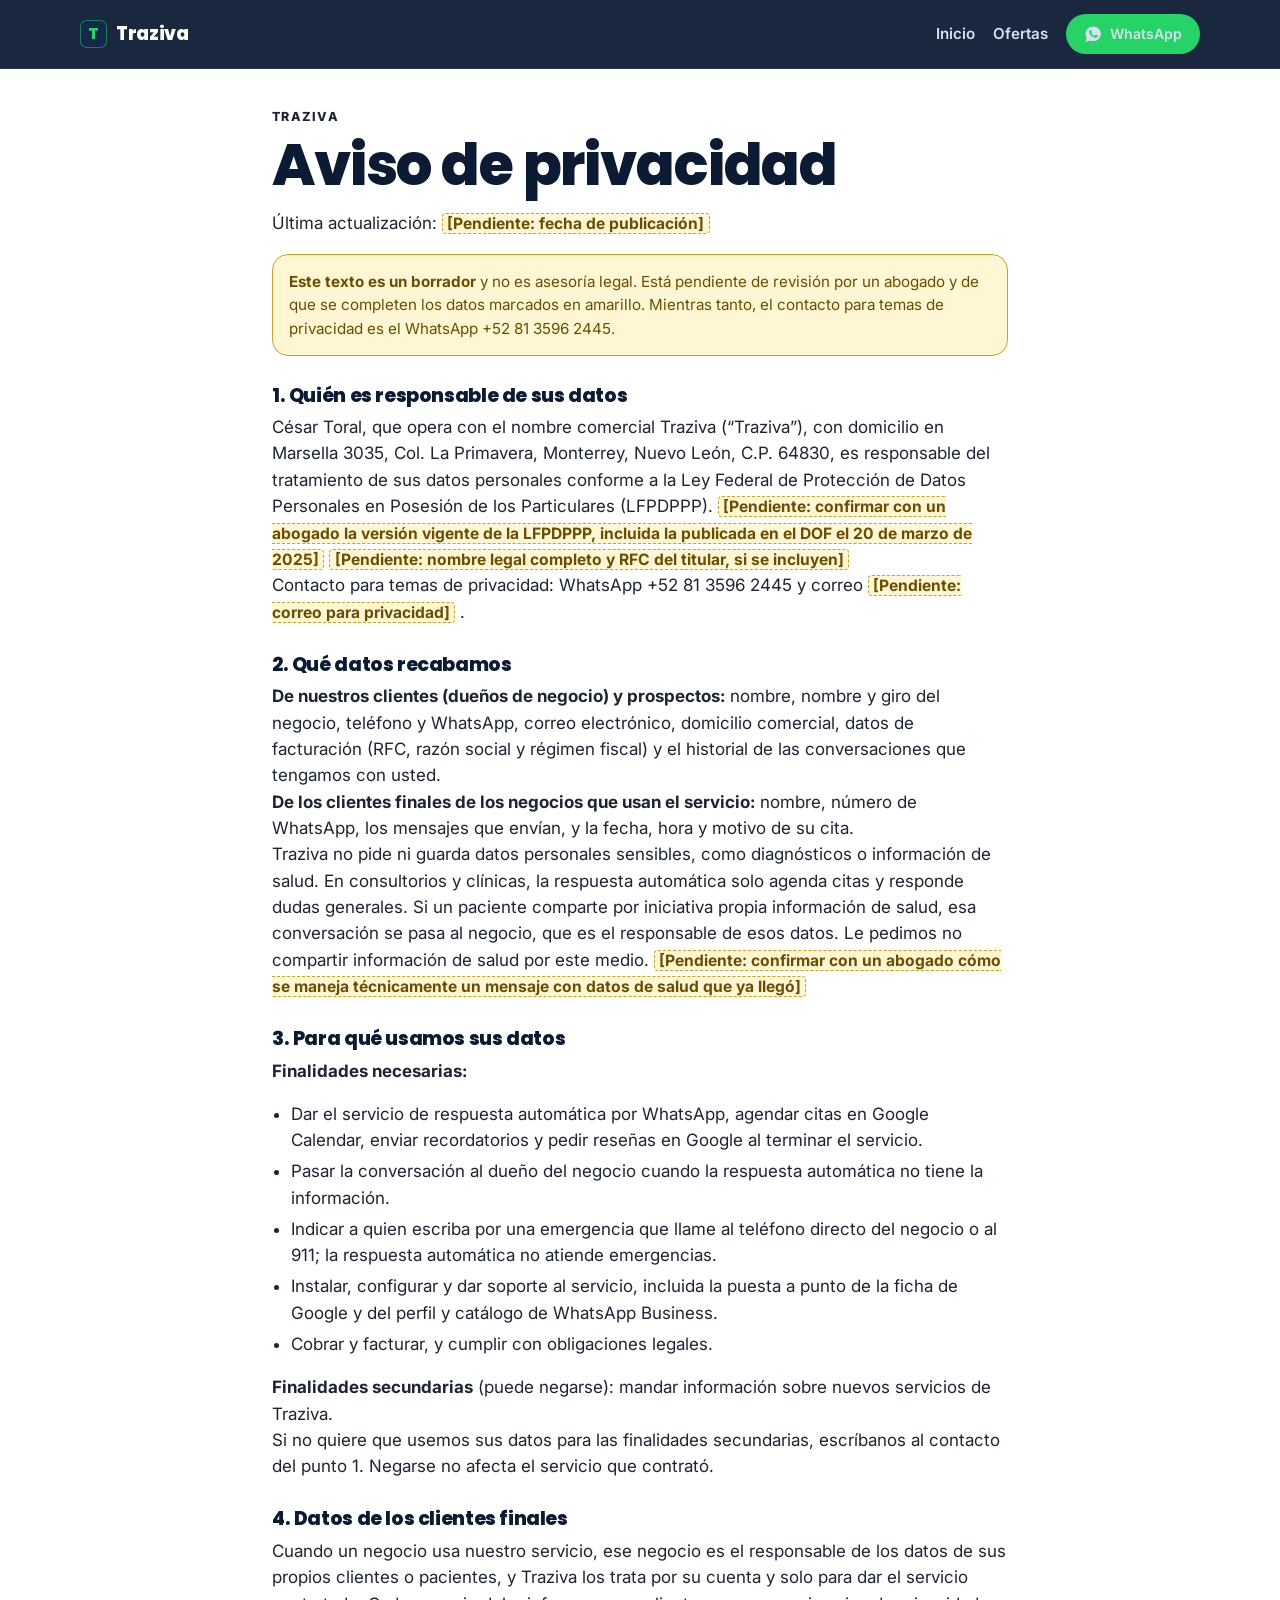
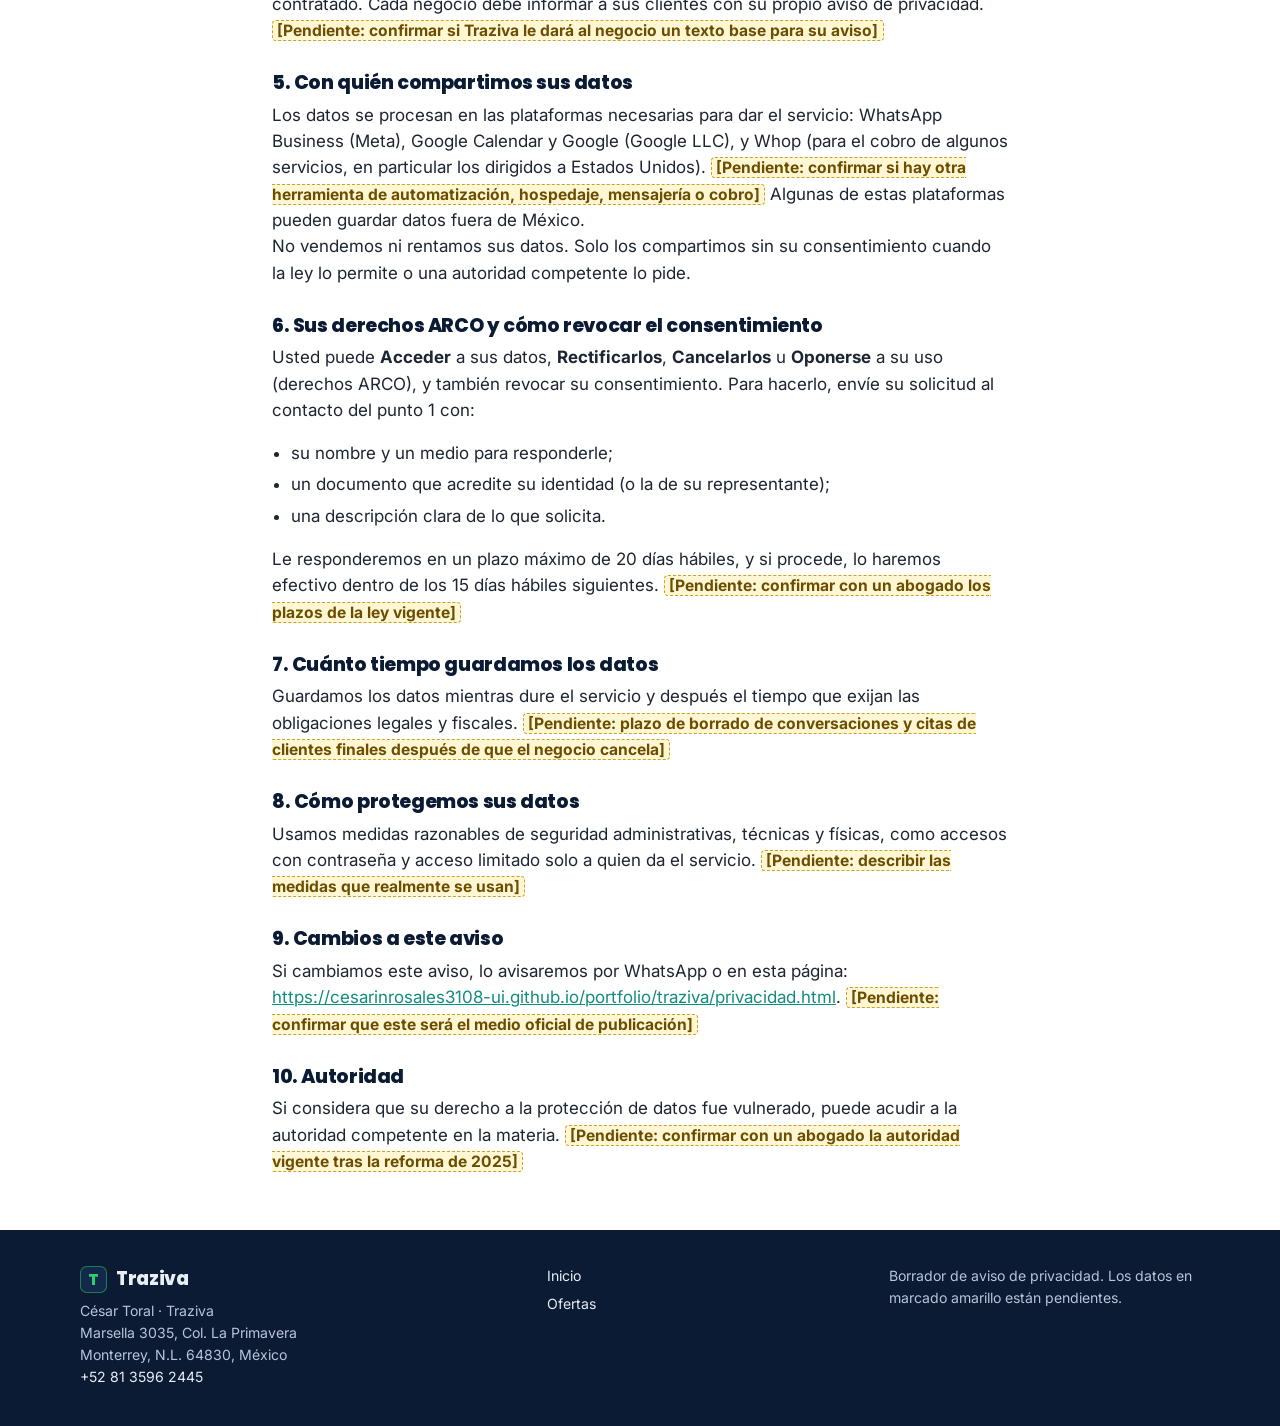
<file: traziva/privacidad.html>
<!DOCTYPE html>
<html lang="es-MX">
<head>
  <meta charset="utf-8">
  <meta name="viewport" content="width=device-width, initial-scale=1">
  <title>Aviso de privacidad · Traziva</title>
  <meta name="description" content="Aviso de privacidad de Traziva (borrador). Cómo se tratan los datos de clientes y de los clientes finales de los negocios que usan el servicio.">
  <link rel="canonical" href="https://cesarinrosales3108-ui.github.io/portfolio/traziva/privacidad.html">
  <link rel="alternate" hreflang="es-MX" href="https://cesarinrosales3108-ui.github.io/portfolio/traziva/privacidad.html">
  <meta name="theme-color" content="#0B1B33">
  <meta name="robots" content="noindex">
  <meta property="og:type" content="website">
  <meta property="og:locale" content="es_MX">
  <meta property="og:site_name" content="Traziva">
  <meta property="og:title" content="Aviso de privacidad · Traziva">
  <meta property="og:description" content="Aviso de privacidad de Traziva. Borrador pendiente de datos y de revisión legal.">
  <meta property="og:url" content="https://cesarinrosales3108-ui.github.io/portfolio/traziva/privacidad.html">
  <meta property="og:image" content="https://cesarinrosales3108-ui.github.io/portfolio/traziva/img/og.png">
  <meta property="og:image:width" content="1200">
  <meta property="og:image:height" content="630">
  <meta name="twitter:card" content="summary_large_image">
  <meta name="twitter:title" content="Aviso de privacidad · Traziva">
  <meta name="twitter:image" content="https://cesarinrosales3108-ui.github.io/portfolio/traziva/img/og.png">
  <link rel="icon" href="img/favicon.svg" type="image/svg+xml">
  <link rel="icon" href="img/favicon-32.png" sizes="32x32" type="image/png">
  <link rel="apple-touch-icon" href="img/apple-touch-icon.png">
  <link rel="preconnect" href="https://fonts.googleapis.com">
  <link rel="preconnect" href="https://fonts.gstatic.com" crossorigin>
  <link href="https://fonts.googleapis.com/css2?family=Inter:ital,opsz,wght@0,14..32,400;0,14..32,600;0,14..32,700;1,14..32,400&family=Poppins:wght@600;700;800&display=swap" rel="stylesheet">
  <link rel="stylesheet" href="css/styles.css">
</head>
<body>
  <a class="skip" href="#contenido">Saltar al contenido</a>
  <header class="site-header">
    <div class="wrap bar">
      <a class="logo" href="index.html"><span class="logo-mark">T</span> Traziva</a>
      <input id="nav-toggle" type="checkbox">
      <label class="burger" for="nav-toggle" aria-label="Abrir menú"><span></span> <span></span> <span></span> </label>
      <nav class="nav" aria-label="Principal">
        <a href="index.html">Inicio</a>
        <a href="index.html#ofertas">Ofertas</a>
        <a class="btn btn-g" href="https://wa.me/528135962445?text=Hola%20C%C3%A9sar%2C%20vi%20su%20p%C3%A1gina."><svg class="icon-wa" viewBox="0 0 24 24" aria-hidden="true"><path d="M12 2C6.48 2 2 6.23 2 11.48c0 1.86.54 3.6 1.48 5.08L2 22l5.62-1.45A10.2 10.2 0 0 0 12 20.96C17.52 20.96 22 16.73 22 11.48S17.52 2 12 2zm5.2 13.3c-.22.62-1.28 1.14-1.78 1.18-.46.04-1.02.08-1.64-.1-.38-.12-.86-.28-1.48-.54-2.6-1.12-4.3-3.74-4.43-3.92-.14-.18-1.1-1.46-1.1-2.78 0-1.32.7-1.97.94-2.24.24-.26.53-.33.7-.33h.5c.16 0 .38-.06.6.46.22.54.74 1.86.8 2 .06.14.1.3.02.48-.08.18-.12.3-.24.46-.12.16-.26.36-.36.48-.12.14-.24.28-.1.54.14.26.62 1.02 1.32 1.66 1.14 1.04 2.06 1.38 2.36 1.54.3.16.48.14.66-.08.18-.22.76-.88.96-1.18.2-.3.4-.24.68-.14.28.1 1.76.83 2.06.98.3.16.5.22.58.34.08.14.08.74-.14 1.36z"/></svg> WhatsApp</a>
      </nav>
    </div>
  </header>

  <main id="contenido" class="legal-page">
    <article class="wrap">
      <p class="kicker">Traziva</p>
      <h1>Aviso de privacidad</h1>
      <p>Última actualización: <span class="pending">[Pendiente: fecha de publicación]</span> </p>

      <div class="draft-banner">
        <b>Este texto es un borrador</b> y no es asesoría legal. Está pendiente de revisión por un abogado y de que se completen los datos marcados en amarillo. Mientras tanto, el contacto para temas de privacidad es el WhatsApp +52 81 3596 2445.
      </div>

      <h2>1. Quién es responsable de sus datos</h2>
      <p>César Toral, que opera con el nombre comercial Traziva (“Traziva”), con domicilio en Marsella 3035, Col. La Primavera, Monterrey, Nuevo León, C.P. 64830, es responsable del tratamiento de sus datos personales conforme a la Ley Federal de Protección de Datos Personales en Posesión de los Particulares (LFPDPPP). <span class="pending">[Pendiente: confirmar con un abogado la versión vigente de la LFPDPPP, incluida la publicada en el DOF el 20 de marzo de 2025]</span> <span class="pending">[Pendiente: nombre legal completo y RFC del titular, si se incluyen]</span> </p>
      <p>Contacto para temas de privacidad: WhatsApp +52 81 3596 2445 y correo <span class="pending">[Pendiente: correo para privacidad]</span> .</p>

      <h2>2. Qué datos recabamos</h2>
      <p><b>De nuestros clientes (dueños de negocio) y prospectos:</b> nombre, nombre y giro del negocio, teléfono y WhatsApp, correo electrónico, domicilio comercial, datos de facturación (RFC, razón social y régimen fiscal) y el historial de las conversaciones que tengamos con usted.</p>
      <p><b>De los clientes finales de los negocios que usan el servicio:</b> nombre, número de WhatsApp, los mensajes que envían, y la fecha, hora y motivo de su cita.</p>
      <p>Traziva no pide ni guarda datos personales sensibles, como diagnósticos o información de salud. En consultorios y clínicas, la respuesta automática solo agenda citas y responde dudas generales. Si un paciente comparte por iniciativa propia información de salud, esa conversación se pasa al negocio, que es el responsable de esos datos. Le pedimos no compartir información de salud por este medio. <span class="pending">[Pendiente: confirmar con un abogado cómo se maneja técnicamente un mensaje con datos de salud que ya llegó]</span> </p>

      <h2>3. Para qué usamos sus datos</h2>
      <p><b>Finalidades necesarias:</b></p>
      <ul>
        <li>Dar el servicio de respuesta automática por WhatsApp, agendar citas en Google Calendar, enviar recordatorios y pedir reseñas en Google al terminar el servicio.</li>
        <li>Pasar la conversación al dueño del negocio cuando la respuesta automática no tiene la información.</li>
        <li>Indicar a quien escriba por una emergencia que llame al teléfono directo del negocio o al 911; la respuesta automática no atiende emergencias.</li>
        <li>Instalar, configurar y dar soporte al servicio, incluida la puesta a punto de la ficha de Google y del perfil y catálogo de WhatsApp Business.</li>
        <li>Cobrar y facturar, y cumplir con obligaciones legales.</li>
      </ul>
      <p><b>Finalidades secundarias</b> (puede negarse): mandar información sobre nuevos servicios de Traziva.</p>
      <p>Si no quiere que usemos sus datos para las finalidades secundarias, escríbanos al contacto del punto 1. Negarse no afecta el servicio que contrató.</p>

      <h2>4. Datos de los clientes finales</h2>
      <p>Cuando un negocio usa nuestro servicio, ese negocio es el responsable de los datos de sus propios clientes o pacientes, y Traziva los trata por su cuenta y solo para dar el servicio contratado. Cada negocio debe informar a sus clientes con su propio aviso de privacidad. <span class="pending">[Pendiente: confirmar si Traziva le dará al negocio un texto base para su aviso]</span> </p>

      <h2>5. Con quién compartimos sus datos</h2>
      <p>Los datos se procesan en las plataformas necesarias para dar el servicio: WhatsApp Business (Meta), Google Calendar y Google (Google LLC), y Whop (para el cobro de algunos servicios, en particular los dirigidos a Estados Unidos). <span class="pending">[Pendiente: confirmar si hay otra herramienta de automatización, hospedaje, mensajería o cobro]</span> Algunas de estas plataformas pueden guardar datos fuera de México.</p>
      <p>No vendemos ni rentamos sus datos. Solo los compartimos sin su consentimiento cuando la ley lo permite o una autoridad competente lo pide.</p>

      <h2>6. Sus derechos ARCO y cómo revocar el consentimiento</h2>
      <p>Usted puede <b>Acceder</b> a sus datos, <b>Rectificarlos</b>, <b>Cancelarlos</b> u <b>Oponerse</b> a su uso (derechos ARCO), y también revocar su consentimiento. Para hacerlo, envíe su solicitud al contacto del punto 1 con:</p>
      <ul>
        <li>su nombre y un medio para responderle;</li>
        <li>un documento que acredite su identidad (o la de su representante);</li>
        <li>una descripción clara de lo que solicita.</li>
      </ul>
      <p>Le responderemos en un plazo máximo de 20 días hábiles, y si procede, lo haremos efectivo dentro de los 15 días hábiles siguientes. <span class="pending">[Pendiente: confirmar con un abogado los plazos de la ley vigente]</span> </p>

      <h2>7. Cuánto tiempo guardamos los datos</h2>
      <p>Guardamos los datos mientras dure el servicio y después el tiempo que exijan las obligaciones legales y fiscales. <span class="pending">[Pendiente: plazo de borrado de conversaciones y citas de clientes finales después de que el negocio cancela]</span> </p>

      <h2>8. Cómo protegemos sus datos</h2>
      <p>Usamos medidas razonables de seguridad administrativas, técnicas y físicas, como accesos con contraseña y acceso limitado solo a quien da el servicio. <span class="pending">[Pendiente: describir las medidas que realmente se usan]</span> </p>

      <h2>9. Cambios a este aviso</h2>
      <p>Si cambiamos este aviso, lo avisaremos por WhatsApp o en esta página: <a href="privacidad.html">https://cesarinrosales3108-ui.github.io/portfolio/traziva/privacidad.html</a>. <span class="pending">[Pendiente: confirmar que este será el medio oficial de publicación]</span> </p>

      <h2>10. Autoridad</h2>
      <p>Si considera que su derecho a la protección de datos fue vulnerado, puede acudir a la autoridad competente en la materia. <span class="pending">[Pendiente: confirmar con un abogado la autoridad vigente tras la reforma de 2025]</span> </p>
    </article>
  </main>

  <footer class="site-footer">
    <div class="wrap foot-grid">
      <div>
        <a class="logo" href="index.html"><span class="logo-mark">T</span> Traziva</a>
        <p>César Toral · Traziva<br>Marsella 3035, Col. La Primavera<br>Monterrey, N.L. 64830, México</p>
        <p><a href="https://wa.me/528135962445?text=Hola%20C%C3%A9sar%2C%20vi%20su%20p%C3%A1gina.">+52 81 3596 2445</a></p>
      </div>
      <nav class="foot-nav" aria-label="Pie">
        <a href="index.html">Inicio</a>
        <a href="index.html#ofertas">Ofertas</a>
      </nav>
      <div>
        <p>Borrador de aviso de privacidad. Los datos en marcado amarillo están pendientes.</p>
      </div>
    </div>
  </footer>

  <a class="fab-wa" href="https://wa.me/528135962445?text=Hola%20C%C3%A9sar%2C%20vi%20su%20p%C3%A1gina." aria-label="Escribir por WhatsApp"><svg class="icon-wa" viewBox="0 0 24 24" aria-hidden="true"><path d="M12 2C6.48 2 2 6.23 2 11.48c0 1.86.54 3.6 1.48 5.08L2 22l5.62-1.45A10.2 10.2 0 0 0 12 20.96C17.52 20.96 22 16.73 22 11.48S17.52 2 12 2zm5.2 13.3c-.22.62-1.28 1.14-1.78 1.18-.46.04-1.02.08-1.64-.1-.38-.12-.86-.28-1.48-.54-2.6-1.12-4.3-3.74-4.43-3.92-.14-.18-1.1-1.46-1.1-2.78 0-1.32.7-1.97.94-2.24.24-.26.53-.33.7-.33h.5c.16 0 .38-.06.6.46.22.54.74 1.86.8 2 .06.14.1.3.02.48-.08.18-.12.3-.24.46-.12.16-.26.36-.36.48-.12.14-.24.28-.1.54.14.26.62 1.02 1.32 1.66 1.14 1.04 2.06 1.38 2.36 1.54.3.16.48.14.66-.08.18-.22.76-.88.96-1.18.2-.3.4-.24.68-.14.28.1 1.76.83 2.06.98.3.16.5.22.58.34.08.14.08.74-.14 1.36z"/></svg><span class="sr">WhatsApp</span> </a>
  <script src="js/nav.js" defer></script>
</body>
</html>
</file>
<file: traziva/css/styles.css>
/* Traziva — shared styles. Mobile-first. Navy + WhatsApp green, Poppins + Inter. */
:root {
  --g: #25d366;
  --g-hover: #1ebe5a;
  --g-ink: #06301a;
  --gd: #128c7e;
  --gl: #dcf8c6;
  --n: #0b1b33;
  --n2: #13284a;
  --n3: #1d3f73;
  --ink: #1d2533;
  --mut: #5b6678;
  --line: #e6ebf2;
  --bg: #f6f8fb;
  --card: #fff;
  --warn: #ffb020;
  --pending-bg: #fff6d4;
  --pending-ink: #6b4e00;
  --pending-line: #c9a227;
  --radius: 1.5rem;
  --shadow: 0 18px 40px rgba(11, 27, 51, 0.08);
  --header-h: 4.25rem;
  --wrap: 70rem;
  --focus: 0 0 0 3px rgba(37, 211, 102, 0.45);
}

*, *::before, *::after { box-sizing: border-box; }
html { scroll-behavior: smooth; scroll-padding-top: calc(var(--header-h) + 0.75rem); }
body {
  margin: 0;
  font-family: Inter, system-ui, -apple-system, "Segoe UI", Roboto, sans-serif;
  color: var(--ink);
  background: #fff;
  font-size: 1.0625rem;
  line-height: 1.55;
  -webkit-font-smoothing: antialiased;
  text-rendering: optimizeLegibility;
}
img, svg { max-width: 100%; display: block; }
h1, h2, h3, .logo, .amt, .step-n, .phone-num {
  font-family: Poppins, Inter, sans-serif;
  letter-spacing: -0.02em;
}
h1, h2, h3 { color: var(--n); margin: 0; font-weight: 800; line-height: 1.12; }
h1 { font-size: clamp(2rem, 7.2vw, 3.6rem); }
h2 { font-size: clamp(1.55rem, 4.4vw, 2.45rem); }
h3 { font-size: 1.2rem; }
p { margin: 0; }
a { color: var(--gd); }
a:hover { color: var(--n); }
:focus-visible { outline: none; box-shadow: var(--focus); border-radius: 6px; }
.skip {
  position: absolute; left: 0.75rem; top: -3rem; background: var(--g); color: var(--g-ink);
  padding: 0.5rem 0.9rem; font-weight: 700; border-radius: 0.5rem; z-index: 100; text-decoration: none;
}
.skip:focus { top: 0.75rem; }

.wrap { width: min(100% - 1.75rem, var(--wrap)); margin-inline: auto; }
.kicker {
  color: var(--gd);
  font-weight: 800;
  font-size: 0.78rem;
  letter-spacing: 0.12em;
  text-transform: uppercase;
  margin: 0 0 0.4rem;
}
.lead { color: var(--mut); font-size: 1.08rem; line-height: 1.55; max-width: 40rem; }
.lead b { color: var(--ink); font-weight: 600; }

/* Header */
.site-header {
  position: sticky; top: 0; z-index: 40;
  background: rgba(11, 27, 51, 0.94);
  backdrop-filter: saturate(1.2) blur(12px);
  color: #fff;
  border-bottom: 1px solid rgba(255, 255, 255, 0.06);
}
.bar {
  display: flex; align-items: center; justify-content: space-between; gap: 0.75rem;
  min-height: var(--header-h);
  position: relative;
}
.logo {
  color: #fff; text-decoration: none; font-weight: 800; font-size: 1.15rem;
  display: flex; align-items: center; gap: 0.55rem;
}
.logo:hover { color: #fff; }
.logo-mark {
  width: 1.7rem; height: 1.7rem; border-radius: 0.42rem;
  background: var(--n2); border: 1px solid rgba(37, 211, 102, 0.5);
  display: grid; place-items: center; color: var(--g); font-size: 0.95rem; font-weight: 800;
  flex: none;
}
#nav-toggle { position: absolute; opacity: 0; pointer-events: none; width: 0; height: 0; }
.burger {
  display: flex; flex-direction: column; justify-content: center; gap: 5px;
  width: 2.5rem; height: 2.5rem; cursor: pointer; border-radius: 0.5rem;
}
.burger span { display: block; height: 2px; width: 1.25rem; background: #fff; margin-inline: auto; border-radius: 2px; }
.nav {
  display: none;
  flex-direction: column;
  align-items: stretch;
  gap: 0.15rem;
  position: absolute;
  left: 0; right: 0; top: 100%;
  background: var(--n);
  padding: 0.5rem 0 1rem;
  border-bottom: 1px solid rgba(255, 255, 255, 0.08);
}
#nav-toggle:checked ~ .nav { display: flex; }
.nav a {
  color: #d7e0ee; text-decoration: none; font-weight: 600; font-size: 0.95rem;
  padding: 0.7rem 0.2rem;
}
.nav a:hover, .nav a[aria-current="page"] { color: #fff; }
.nav .btn { margin-top: 0.4rem; text-align: center; }

/* Buttons */
.btn {
  display: inline-flex; align-items: center; justify-content: center; gap: 0.45rem;
  font-weight: 700; text-decoration: none; border-radius: 999px;
  padding: 0.85rem 1.25rem; line-height: 1.2; border: 2px solid transparent;
  transition: background 0.15s, color 0.15s, border-color 0.15s, transform 0.15s;
  font-family: Inter, sans-serif; letter-spacing: 0;
}
.btn:hover { transform: translateY(-1px); }
.btn-g { background: var(--g); color: var(--g-ink); }
.btn-g:hover { background: var(--g-hover); color: var(--g-ink); }
.btn-n { background: var(--n); color: #fff; }
.btn-n:hover { background: var(--n2); color: #fff; }
.btn-ghost {
  background: transparent; color: #fff; border-color: rgba(255, 255, 255, 0.3);
}
.btn-ghost:hover { border-color: #fff; color: #fff; background: rgba(255, 255, 255, 0.06); }
.btn-line { background: #fff; color: var(--n); border-color: var(--line); }
.btn-line:hover { border-color: var(--n); color: var(--n); }
.btn-row { display: flex; flex-wrap: wrap; gap: 0.7rem; margin-top: 1.4rem; }
.icon-wa { width: 1.15rem; height: 1.15rem; fill: currentColor; flex: none; }

/* Hero */
.hero {
  background: radial-gradient(circle at 85% 0%, var(--n3) 0, var(--n) 58%);
  color: #fff;
  padding: 2.2rem 0 2.6rem;
  overflow: hidden;
}
.hero-grid { display: grid; gap: 2rem; align-items: center; }
.tag {
  display: inline-block;
  background: rgba(37, 211, 102, 0.15);
  color: var(--g);
  border: 1.5px solid rgba(37, 211, 102, 0.5);
  border-radius: 999px;
  padding: 0.35rem 0.85rem;
  font-weight: 700;
  font-size: 0.75rem;
  letter-spacing: 0.06em;
  margin-bottom: 1rem;
}
.hero h1 .t { color: var(--g); }
.hero .lead { color: #c9d5e8; margin-top: 1.1rem; font-size: 1.1rem; max-width: 34rem; }
.hero .lead b { color: #fff; }

/* Phone mockup */
.device-wrap { display: flex; flex-direction: column; align-items: center; gap: 0.55rem; }
.illu-cap { color: #8fa0bb; font-size: 0.8rem; text-align: center; }
.phone {
  width: min(100%, 20.5rem);
  background: #0a0f18;
  border-radius: 2.2rem;
  padding: 0.55rem;
  box-shadow: 0 30px 70px rgba(0, 0, 0, 0.45), inset 0 0 0 2px #2a3550;
}
.scr {
  border-radius: 1.75rem;
  overflow: hidden;
  background: #ece5dd;
  position: relative;
  min-height: 26rem;
}
.notch {
  position: absolute; top: 0.45rem; left: 50%; transform: translateX(-50%);
  width: 6.2rem; height: 1.15rem; background: #0a0f18; border-radius: 1rem; z-index: 3;
}
.wahead {
  background: var(--gd); color: #fff;
  padding: 2.15rem 0.9rem 0.7rem;
  display: flex; align-items: center; gap: 0.65rem;
}
.av {
  width: 2.2rem; height: 2.2rem; border-radius: 50%;
  background: #fff; color: var(--gd);
  display: grid; place-items: center;
  font-weight: 800; font-family: Poppins, sans-serif; font-size: 0.85rem; flex: none;
}
.wahead .nm { font-weight: 700; font-size: 0.95rem; }
.wahead .stt { font-size: 0.72rem; opacity: 0.85; }
.chat {
  padding: 0.85rem 0.7rem 1rem;
  display: flex; flex-direction: column; gap: 0.55rem;
  background-image: radial-gradient(rgba(0, 0, 0, 0.035) 1px, transparent 1px);
  background-size: 14px 14px;
}
.day {
  align-self: center; background: #e1f2fb; color: #4a5a6a;
  font-size: 0.68rem; padding: 0.18rem 0.55rem; border-radius: 0.4rem;
}
.bub {
  max-width: 86%; padding: 0.5rem 0.7rem 1.15rem;
  border-radius: 0.7rem; font-size: 0.86rem; line-height: 1.4;
  position: relative; box-shadow: 0 1px 1px rgba(0, 0, 0, 0.12);
}
.bub .tm { position: absolute; right: 0.5rem; bottom: 0.22rem; font-size: 0.62rem; color: #7a8794; }
.in { background: #fff; align-self: flex-start; border-top-left-radius: 0.2rem; }
.out { background: var(--gl); align-self: flex-end; border-top-right-radius: 0.2rem; }
.out .tm::after { content: " ✓✓"; color: #34b7f1; }
.auto {
  display: block; font-size: 0.62rem; color: var(--gd); font-weight: 700;
  margin-bottom: 0.15rem; letter-spacing: 0.02em;
}
.chat-btn {
  display: block; margin-top: 0.4rem; background: #fff; border-radius: 0.45rem;
  text-align: center; color: #027eb5; font-weight: 700; padding: 0.35rem; font-size: 0.82rem;
}

/* Google listing mock */
.gm { background: #fff; min-height: 100%; }
.gm .map {
  height: 7.2rem;
  background: linear-gradient(135deg, #e8eef3 0, #dfe8df 100%);
  position: relative; overflow: hidden;
}
.gm .map i { position: absolute; background: #fff; opacity: 0.9; }
.gm .pin {
  position: absolute; left: 50%; top: 2.8rem; transform: translateX(-50%) rotate(-45deg);
  width: 1.4rem; height: 1.4rem; border-radius: 50% 50% 50% 0;
  background: #ea4335; box-shadow: 0 3px 6px rgba(0, 0, 0, 0.25);
}
.gm .card { padding: 0.7rem 0.9rem 1rem; }
.gm .gn { font-family: Poppins, sans-serif; font-weight: 700; font-size: 1.05rem; color: #202124; }
.gm .rt { font-size: 0.8rem; color: #5f6368; margin-top: 0.15rem; }
.gm .rt b { color: #202124; }
.gm .stars { color: #fbbc04; letter-spacing: 1px; }
.gm .ct { font-size: 0.78rem; color: #5f6368; margin-top: 0.1rem; }
.gm .acts { display: flex; gap: 0.4rem; margin: 0.65rem 0 0.4rem; }
.gm .acts span {
  flex: 1; text-align: center; border: 1.5px solid #dadce0; border-radius: 999px;
  padding: 0.3rem 0; font-size: 0.7rem; color: #1a73e8; font-weight: 600;
}
.gm .acts span.p { background: #1a73e8; color: #fff; border-color: #1a73e8; }
.gm .row {
  display: flex; gap: 0.5rem; align-items: center;
  font-size: 0.78rem; color: #202124; padding: 0.35rem 0; border-top: 1px solid #f1f3f4;
}
.gm .d { width: 1.1rem; text-align: center; }
.gm .open { color: #188038; font-weight: 700; }
.gm .gap { color: #9aa0a6; font-style: italic; }

/* Email mock */
.mail {
  background: #fff; color: var(--ink); border-radius: 0.9rem;
  box-shadow: 0 14px 34px rgba(0, 0, 0, 0.28); overflow: hidden; font-size: 0.82rem;
  width: min(100%, 22rem);
}
.mail .mbar { background: #eef2f5; padding: 0.4rem 0.65rem; display: flex; gap: 0.3rem; }
.mail .mbar i { width: 0.5rem; height: 0.5rem; border-radius: 50%; background: #c9d6de; }
.mail .mhd { padding: 0.55rem 0.8rem; border-bottom: 1px solid #e3e9ee; line-height: 1.45; }
.mail .mhd small { color: #5d7380; }
.mail .mbd { padding: 0.7rem 0.8rem; line-height: 1.5; color: #2c3e4a; }
.mail .mbd p { margin-bottom: 0.45rem; }
.mail .mbtn {
  display: inline-block; background: #159a63; color: #fff; border-radius: 0.4rem;
  padding: 0.28rem 0.65rem; font-weight: 700; font-size: 0.78rem;
}
.mail .mft { padding: 0.45rem 0.8rem 0.65rem; font-size: 0.68rem; color: #7b8a96; border-top: 1px solid #eef2f5; }

/* SMS mock on US */
.sms-list { display: grid; gap: 0.85rem; }
.sms {
  background: #f2f7f5; border: 1px solid var(--line); border-radius: 1rem; padding: 0.9rem 1rem;
}
.sms small {
  display: block; font-size: 0.7rem; letter-spacing: 0.08em; text-transform: uppercase;
  color: var(--mut); font-weight: 700; margin-bottom: 0.4rem;
}
.sms p {
  background: var(--gl); border-radius: 0.8rem 0.8rem 0.8rem 0.2rem;
  padding: 0.7rem 0.85rem; font-size: 0.92rem; color: var(--ink);
}

/* Sections */
.sec { padding: 3.2rem 0; }
.sec-bg { background: var(--bg); }
.sec-head { margin-bottom: 1.6rem; }
.sec-head .lead { margin-top: 0.65rem; }

.vs { display: grid; gap: 1rem; margin-top: 0.2rem; }
.col { border-radius: 1.4rem; padding: 1.3rem 1.25rem 1.15rem; }
.before { background: #f3f4f6; }
.after { background: linear-gradient(160deg, #e8fbef, #d3f5e0); border: 2px solid var(--g); }
.col h3 { margin-bottom: 0.7rem; }
.before h3 { color: #6b7280; }
.after h3 { color: var(--gd); }
.col ul, .check, .offer ul { list-style: none; margin: 0; padding: 0; }
.col li, .check li {
  padding: 0.45rem 0 0.45rem 2.1rem;
  position: relative;
  line-height: 1.4;
}
.before li { color: #4b5563; }
.col li::before {
  position: absolute; left: 0; top: 0.45rem;
  width: 1.45rem; height: 1.45rem; border-radius: 50%;
  display: grid; place-items: center; font-weight: 800; font-size: 0.75rem;
  content: "✓"; background: var(--g); color: #fff;
}
.before li::before { content: "✕"; background: #e5e7eb; color: #9ca3af; }

/* Offers */
.offers { display: grid; gap: 1.1rem; }
.offer {
  background: var(--card);
  border: 2px solid var(--line);
  border-radius: 1.6rem;
  padding: 1.4rem 1.3rem 1.35rem;
  display: flex; flex-direction: column;
  box-shadow: var(--shadow);
}
.offer.featured {
  border-color: var(--n);
  background: var(--n);
  color: #fff;
}
.offer.featured h3, .offer.featured .amt { color: #fff; }
.offer.featured .sub, .offer.featured li { color: #d7e0ee; }
.offer.green {
  background: linear-gradient(150deg, var(--gd), #0c6b5f);
  border-color: transparent;
  color: #fff;
  box-shadow: 0 18px 40px rgba(18, 140, 126, 0.28);
}
.offer.green h3, .offer.green .amt { color: #fff; }
.offer.green .sub, .offer.green li { color: rgba(255, 255, 255, 0.9); }
.pill {
  display: inline-block;
  background: rgba(37, 211, 102, 0.16);
  color: var(--gd);
  font-size: 0.7rem; font-weight: 700; letter-spacing: 0.08em; text-transform: uppercase;
  border-radius: 999px; padding: 0.22rem 0.6rem; margin-bottom: 0.55rem;
}
.offer.featured .pill, .offer.green .pill {
  background: rgba(255, 255, 255, 0.16);
  color: #fff;
  border: 1px solid rgba(255, 255, 255, 0.3);
}
.offer h3 { font-size: 1.35rem; }
.offer .sub { color: var(--mut); margin: 0.35rem 0 0.9rem; font-size: 0.95rem; }
.amt {
  font-weight: 800; font-size: clamp(1.8rem, 4vw, 2.4rem); line-height: 1.05; color: var(--n); margin: 0.15rem 0 0.35rem;
}
.amt small { font-size: 0.95rem; font-weight: 600; letter-spacing: 0; }
.offer ul { margin: 0.4rem 0 1.1rem; flex: 1; }
.offer li {
  position: relative; padding: 0.32rem 0 0.32rem 1.35rem; font-size: 0.95rem;
}
.offer li::before { content: "✓"; position: absolute; left: 0; color: var(--g); font-weight: 800; }
.offer .note { font-size: 0.85rem; color: var(--mut); margin: 0 0 1rem; }
.offer.featured .note, .offer.green .note { color: rgba(255, 255, 255, 0.8); }
.offer .btn { width: 100%; }

/* Steps */
.steps { display: grid; gap: 1rem; }
.step { background: var(--bg); border-radius: 1.4rem; padding: 1.3rem 1.2rem; }
.sec-bg .step { background: #fff; border: 1px solid var(--line); }
.ic {
  width: 3.1rem; height: 3.1rem; border-radius: 0.9rem;
  background: var(--n); display: grid; place-items: center; margin-bottom: 0.75rem;
}
.step-n { font-weight: 800; color: var(--g); font-size: 0.95rem; }
.step p { margin-top: 0.25rem; }

/* Control / handoff */
.ctrl {
  margin-top: 1.5rem;
  background: var(--n); color: #fff;
  border-radius: 1.6rem;
  padding: 1.4rem 1.3rem;
  display: grid; gap: 0.95rem;
}
.ctrl h2, .ctrl h3 { color: #fff; }
.ctrl .kicker { color: var(--g); }
.ctrl p.intro { color: #c9d5e8; margin: 0.4rem 0 0.4rem; }
.ctrl-grid { display: grid; gap: 0.85rem; }
.ctrl-item {
  font-size: 0.98rem; line-height: 1.45; padding-left: 1.85rem;
  position: relative; color: #d7e0ee;
}
.ctrl-item b { color: #fff; }
.ctrl-item::before {
  content: ""; position: absolute; left: 0; top: 0.35rem;
  width: 0.95rem; height: 0.95rem; border-radius: 0.28rem; background: var(--g);
}
.ctrl-item.warn::before { background: var(--warn); }

/* FAQ */
.faq { display: grid; gap: 0.65rem; }
.faq details {
  border: 2px solid var(--line); border-radius: 1rem; background: #fff; padding: 0;
}
.faq summary {
  cursor: pointer; font-weight: 700; color: var(--n);
  padding: 0.95rem 1.15rem; list-style: none; display: flex; justify-content: space-between; gap: 1rem; align-items: center;
}
.faq summary::-webkit-details-marker { display: none; }
.faq summary::after {
  content: "+"; font-family: Poppins, sans-serif; font-weight: 700; color: var(--gd); font-size: 1.3rem; line-height: 1;
}
.faq details[open] summary::after { content: "–"; }
.faq details[open] { border-color: #c9e8d6; }
.faq .ans { padding: 0 1.15rem 1.05rem; color: var(--mut); }

/* Demo placeholder */
.demo-slot { margin: 0; }
.demo-frame {
  aspect-ratio: 16 / 9;
  border-radius: 1.4rem;
  background:
    linear-gradient(160deg, rgba(37, 211, 102, 0.12), transparent 40%),
    radial-gradient(circle at 80% 20%, var(--n3), var(--n));
  display: grid; place-items: center; text-align: center;
  color: #c9d5e8; padding: 1.5rem;
  border: 2px dashed rgba(37, 211, 102, 0.35);
}
.demo-frame strong { display: block; color: #fff; font-family: Poppins, sans-serif; font-size: 1.15rem; margin-bottom: 0.35rem; }
.demo-frame span { font-size: 0.88rem; max-width: 28rem; display: block; }
.demo-slot figcaption { text-align: center; color: var(--mut); font-size: 0.82rem; margin-top: 0.55rem; }

/* CTA band */
.cta-band {
  margin: 0 0 3rem;
  background: var(--n); color: #fff;
  border-radius: 1.75rem;
  padding: 1.7rem 1.4rem;
}
.cta-band h2 { color: #fff; font-size: clamp(1.5rem, 3.5vw, 2.1rem); }
.cta-band h2 span { color: var(--g); }
.cta-band .who { margin-top: 0.6rem; color: #b8c4d8; }
.cta-band .phone-num { font-weight: 800; font-size: 1.35rem; color: #fff; margin-top: 0.15rem; }
.cta-band .btn-row { margin-top: 1.1rem; }

/* Audit CTA */
.audit {
  background: linear-gradient(160deg, #e8fbef, #f6f8fb);
  border: 2px solid var(--g);
  border-radius: 1.6rem;
  padding: 1.5rem 1.3rem;
}

/* Footer */
.site-footer {
  background: var(--n); color: #b8c4d8;
  padding: 2.2rem 0 2.4rem; font-size: 0.88rem;
}
.foot-grid { display: grid; gap: 1.4rem; }
.site-footer a { color: #e8eef6; text-decoration: none; }
.site-footer a:hover { color: var(--g); }
.site-footer .logo { margin-bottom: 0.4rem; }
.site-footer small, .legal { display: block; color: #8a94a6; margin-top: 0.85rem; line-height: 1.5; }
.foot-nav { display: flex; flex-direction: column; gap: 0.35rem; }

/* Privacy */
.legal-page { padding: 2.4rem 0 3.5rem; }
.legal-page article { max-width: 46rem; }
.legal-page h1 { margin: 0.3rem 0 0.8rem; }
.legal-page h2 { font-size: 1.2rem; margin: 1.8rem 0 0.5rem; }
.legal-page p, .legal-page li { color: var(--ink); }
.legal-page ul { padding-left: 1.2rem; }
.legal-page li { margin: 0.3rem 0; }
.draft-banner {
  background: var(--pending-bg);
  border: 1px solid var(--pending-line);
  color: var(--pending-ink);
  border-radius: 1rem;
  padding: 0.9rem 1rem;
  margin: 1.1rem 0 1.6rem;
  font-size: 0.95rem;
}
.pending {
  display: inline;
  background: var(--pending-bg);
  border: 1px dashed var(--pending-line);
  color: var(--pending-ink);
  padding: 0 0.28em;
  border-radius: 4px;
  font-weight: 700;
  font-size: 0.92em;
}

/* Sticky WA on mobile (ES pages) */
.fab-wa {
  position: fixed; right: 1rem; bottom: 1rem; z-index: 30;
  background: var(--g); color: var(--g-ink);
  width: 3.5rem; height: 3.5rem; border-radius: 50%;
  display: grid; place-items: center;
  box-shadow: 0 10px 24px rgba(18, 140, 126, 0.45);
  text-decoration: none;
}
.fab-wa:hover { color: var(--g-ink); background: var(--g-hover); }
.fab-wa.fab-wa-hold { visibility: hidden; }
.fab-wa svg { width: 1.7rem; height: 1.7rem; fill: currentColor; }
.sr { position: absolute; width: 1px; height: 1px; overflow: hidden; clip: rect(0,0,0,0); }

/* Sources */
.sources { font-size: 0.8rem; color: var(--mut); margin-top: 1rem; }

/* Desktop */
@media (min-width: 760px) {
  .wrap { width: min(100% - 3rem, var(--wrap)); }
  .hero { padding: 3.2rem 0 3.6rem; }
  .hero-grid { grid-template-columns: 1fr 22rem; gap: 2.5rem; align-items: center; }
  .hero.hero-us { grid-template-columns: 1.1fr 0.9fr; }
  .vs { grid-template-columns: 1fr 1fr; gap: 1.15rem; }
  .offers { grid-template-columns: 1fr 1fr; }
  .offers.three .offer:first-child { grid-column: 1 / -1; }
  .steps { grid-template-columns: repeat(3, 1fr); }
  .ctrl { padding: 1.8rem 2rem; }
  .ctrl-grid { grid-template-columns: 1fr 1fr; gap: 0.85rem 2rem; }
  .cta-band {
    display: flex; align-items: center; justify-content: space-between; gap: 1.5rem;
    padding: 2.2rem 2.3rem;
  }
  .cta-band .btn-row { margin-top: 0; flex-shrink: 0; }
  .foot-grid { grid-template-columns: 1.4fr 1fr 1fr; gap: 2rem; }
  .foot-nav { display: flex; flex-direction: column; }
  .sms-list { grid-template-columns: 1fr 1fr; }
  .duo { display: grid; grid-template-columns: 1fr 1fr; gap: 1.25rem; align-items: start; }
  .fab-wa { display: none; }
}

@media (min-width: 980px) {
  .burger { display: none; }
  .nav {
    display: flex; flex-direction: row; align-items: center; gap: 1.15rem;
    position: static; background: none; padding: 0; border: 0;
  }
  .nav a { padding: 0.2rem 0; }
  .nav .btn { margin-top: 0; padding: 0.55rem 1rem; font-size: 0.88rem; }
  .offers.three { grid-template-columns: repeat(3, 1fr); }
  .offers.three .offer:first-child { grid-column: auto; }
  .hero-grid { grid-template-columns: 1fr 22.5rem; gap: 3rem; }
}

@media (prefers-reduced-motion: reduce) {
  html { scroll-behavior: auto; }
  .btn:hover { transform: none; }
}

.offer.green .btn-g,
.offer.featured .btn-g {
  background: #fff;
  color: var(--g-ink);
}
.offer.green .btn-g:hover,
.offer.featured .btn-g:hover {
  background: #f3fff7;
  color: var(--g-ink);
}

code {
  font-family: ui-monospace, SFMono-Regular, Menlo, Consolas, monospace;
  font-size: 0.88em;
  background: rgba(11, 27, 51, 0.06);
  padding: 0.05em 0.3em;
  border-radius: 4px;
}
.demo-frame code { background: rgba(255,255,255,0.12); color: #fff; }

/* Vertical demo videos (9:16) */
.videos { display: grid; gap: 1.25rem; }
.vcard { margin: 0; }
.vcard video {
  width: 100%;
  aspect-ratio: 9 / 16;
  height: auto;
  max-height: min(34rem, 78vh);
  object-fit: contain;
  background: var(--n);
  border-radius: 1.2rem;
  display: block;
  margin-inline: auto;
  box-shadow: var(--shadow);
}
.vcard figcaption {
  margin-top: 0.55rem;
  font-size: 0.9rem;
  color: var(--mut);
  text-align: center;
  line-height: 1.4;
}
.vcard figcaption strong {
  display: block;
  color: var(--n);
  font-family: Poppins, sans-serif;
  font-weight: 700;
  margin-bottom: 0.15rem;
}
@media (min-width: 760px) {
  .videos { grid-template-columns: repeat(3, 1fr); }
  .vcard video { max-height: 32rem; }
}

/* Contrast fixes: headings and mockups inside dark hero/bands */
.hero h1,
.hero h2,
.cta-band h2,
.ctrl h2,
.ctrl h3 {
  color: #fff;
}
.hero .lead b { color: #fff; }
.phone,
.scr,
.bub,
.chat,
.gm,
.mail {
  color: var(--ink);
}

.legal-page article {
  margin-inline: auto;
}

@media (max-width: 759px) {
  body:has(.fab-wa) { padding-bottom: 5rem; }
  .hero { padding-bottom: 4.2rem; }
}
.pending { overflow-wrap: anywhere; word-break: break-word; }

/* Interactive WhatsApp demo (example data only) */
.wa-demo {
  width: min(100%, 26rem);
  margin-inline: auto;
}
.wa-demo .scr {
  min-height: 0;
  display: flex;
  flex-direction: column;
  height: 23.5rem;
  border-radius: 1.35rem;
  box-shadow: var(--shadow);
}
@media (min-width: 760px) {
  .wa-demo .scr { height: min(34rem, 70vh); }
}
.wa-demo .wahead { padding: 0.85rem 0.9rem; }
.wa-demo .chat {
  flex: 1;
  min-height: 0;
  overflow-y: auto;
  overscroll-behavior: contain;
}
.wa-demo .bub {
  overflow-wrap: anywhere;
  white-space: pre-wrap;
}
.wa-demo .bub.me {
  background: var(--gl);
  align-self: flex-end;
  border-top-right-radius: 0.2rem;
}
.wa-demo .bub.bot {
  background: #fff;
  align-self: flex-start;
  border-top-left-radius: 0.2rem;
}
.wa-demo .bub.me .tm::after { content: " ✓✓"; color: #34b7f1; }
.demo-quick {
  display: flex;
  flex-wrap: wrap;
  gap: 0.4rem;
  padding: 0.55rem 0.65rem 0.15rem;
  background: #efeae2;
}
.demo-quick button {
  border: 0;
  background: #fff;
  color: #027eb5;
  font-weight: 700;
  font-size: 0.82rem;
  line-height: 1.3;
  border-radius: 999px;
  padding: 0.45rem 0.8rem;
  cursor: pointer;
  font-family: Inter, sans-serif;
  box-shadow: 0 1px 1px rgba(0, 0, 0, 0.08);
}
.demo-quick button:hover { background: #f4fbff; }
.demo-compose {
  display: flex;
  gap: 0.4rem;
  padding: 0.5rem;
  background: #efeae2;
}
.demo-compose input {
  flex: 1;
  min-width: 0;
  border: 0;
  border-radius: 999px;
  padding: 0.75rem 0.95rem;
  font: inherit;
  font-size: 1rem;
  color: var(--ink);
  background: #fff;
}
.demo-compose button {
  border: 0;
  background: var(--g);
  color: var(--g-ink);
  font-weight: 800;
  font-family: Inter, sans-serif;
  border-radius: 999px;
  padding: 0 1rem;
  cursor: pointer;
}
.demo-compose button:hover { background: var(--g-hover); }
.demo-note {
  margin: 0.7rem 0 0;
  text-align: center;
  color: var(--mut);
  font-size: 0.85rem;
}
.demo-cta {
  width: min(100%, 40rem);
  margin: 1.5rem auto 0;
  background: var(--n);
  color: #fff;
  border-radius: var(--radius);
  padding: 1.35rem 1.2rem 1.45rem;
  text-align: center;
}
.demo-cta h3 { color: #fff; font-size: 1.35rem; }
.demo-cta p { color: #c9d5e8; margin: 0.55rem auto 0; max-width: 34rem; }
.demo-cta .btn { margin-top: 1rem; }
</file>
<file: cesarbuilds/css/styles.css>
/* CesarBuilds — shared styles. Mobile-first. Navy + WhatsApp green, Poppins + Inter. */
:root {
  --g: #25d366;
  --g-hover: #1ebe5a;
  --g-ink: #06301a;
  --gd: #128c7e;
  --gl: #dcf8c6;
  --n: #0b1b33;
  --n2: #13284a;
  --n3: #1d3f73;
  --ink: #1d2533;
  --mut: #5b6678;
  --line: #e6ebf2;
  --bg: #f6f8fb;
  --card: #fff;
  --warn: #ffb020;
  --pending-bg: #fff6d4;
  --pending-ink: #6b4e00;
  --pending-line: #c9a227;
  --radius: 1.5rem;
  --shadow: 0 18px 40px rgba(11, 27, 51, 0.08);
  --header-h: 4.25rem;
  --wrap: 70rem;
  --focus: 0 0 0 3px rgba(37, 211, 102, 0.45);
}

*, *::before, *::after { box-sizing: border-box; }
html { scroll-behavior: smooth; scroll-padding-top: calc(var(--header-h) + 0.75rem); }
body {
  margin: 0;
  font-family: Inter, system-ui, -apple-system, "Segoe UI", Roboto, sans-serif;
  color: var(--ink);
  background: #fff;
  font-size: 1.0625rem;
  line-height: 1.55;
  -webkit-font-smoothing: antialiased;
  text-rendering: optimizeLegibility;
}
img, svg { max-width: 100%; display: block; }
h1, h2, h3, .logo, .amt, .step-n, .phone-num {
  font-family: Poppins, Inter, sans-serif;
  letter-spacing: -0.02em;
}
h1, h2, h3 { color: var(--n); margin: 0; font-weight: 800; line-height: 1.12; }
h1 { font-size: clamp(2rem, 7.2vw, 3.6rem); }
h2 { font-size: clamp(1.55rem, 4.4vw, 2.45rem); }
h3 { font-size: 1.2rem; }
p { margin: 0; }
a { color: var(--gd); }
a:hover { color: var(--n); }
:focus-visible { outline: none; box-shadow: var(--focus); border-radius: 6px; }
.skip {
  position: absolute; left: 0.75rem; top: -3rem; background: var(--g); color: var(--g-ink);
  padding: 0.5rem 0.9rem; font-weight: 700; border-radius: 0.5rem; z-index: 100; text-decoration: none;
}
.skip:focus { top: 0.75rem; }

.wrap { width: min(100% - 1.75rem, var(--wrap)); margin-inline: auto; }
.kicker {
  color: var(--gd);
  font-weight: 800;
  font-size: 0.78rem;
  letter-spacing: 0.12em;
  text-transform: uppercase;
  margin: 0 0 0.4rem;
}
.lead { color: var(--mut); font-size: 1.08rem; line-height: 1.55; max-width: 40rem; }
.lead b { color: var(--ink); font-weight: 600; }

/* Header */
.site-header {
  position: sticky; top: 0; z-index: 40;
  background: rgba(11, 27, 51, 0.94);
  backdrop-filter: saturate(1.2) blur(12px);
  color: #fff;
  border-bottom: 1px solid rgba(255, 255, 255, 0.06);
}
.bar {
  display: flex; align-items: center; justify-content: space-between; gap: 0.75rem;
  min-height: var(--header-h);
  position: relative;
}
.logo {
  color: #fff; text-decoration: none; font-weight: 800; font-size: 1.15rem;
  display: flex; align-items: center; gap: 0.55rem;
}
.logo:hover { color: #fff; }
.logo-mark {
  width: 1.7rem; height: 1.7rem; border-radius: 0.42rem;
  background: var(--n2); border: 1px solid rgba(37, 211, 102, 0.5);
  display: grid; place-items: center; color: var(--g); font-size: 0.95rem; font-weight: 800;
  flex: none;
}
#nav-toggle { position: absolute; opacity: 0; pointer-events: none; width: 0; height: 0; }
.burger {
  display: flex; flex-direction: column; justify-content: center; gap: 5px;
  width: 2.5rem; height: 2.5rem; cursor: pointer; border-radius: 0.5rem;
}
.burger span { display: block; height: 2px; width: 1.25rem; background: #fff; margin-inline: auto; border-radius: 2px; }
.nav {
  display: none;
  flex-direction: column;
  align-items: stretch;
  gap: 0.15rem;
  position: absolute;
  left: 0; right: 0; top: 100%;
  background: var(--n);
  padding: 0.5rem 0 1rem;
  border-bottom: 1px solid rgba(255, 255, 255, 0.08);
}
#nav-toggle:checked ~ .nav { display: flex; }
.nav a {
  color: #d7e0ee; text-decoration: none; font-weight: 600; font-size: 0.95rem;
  padding: 0.7rem 0.2rem;
}
.nav a:hover, .nav a[aria-current="page"] { color: #fff; }
.nav .btn { margin-top: 0.4rem; text-align: center; }

/* Buttons */
.btn {
  display: inline-flex; align-items: center; justify-content: center; gap: 0.45rem;
  font-weight: 700; text-decoration: none; border-radius: 999px;
  padding: 0.85rem 1.25rem; line-height: 1.2; border: 2px solid transparent;
  transition: background 0.15s, color 0.15s, border-color 0.15s, transform 0.15s;
  font-family: Inter, sans-serif; letter-spacing: 0;
}
.btn:hover { transform: translateY(-1px); }
.btn-g { background: var(--g); color: var(--g-ink); }
.btn-g:hover { background: var(--g-hover); color: var(--g-ink); }
.btn-n { background: var(--n); color: #fff; }
.btn-n:hover { background: var(--n2); color: #fff; }
.btn-ghost {
  background: transparent; color: #fff; border-color: rgba(255, 255, 255, 0.3);
}
.btn-ghost:hover { border-color: #fff; color: #fff; background: rgba(255, 255, 255, 0.06); }
.btn-line { background: #fff; color: var(--n); border-color: var(--line); }
.btn-line:hover { border-color: var(--n); color: var(--n); }
.btn-row { display: flex; flex-wrap: wrap; gap: 0.7rem; margin-top: 1.4rem; }
.icon-wa { width: 1.15rem; height: 1.15rem; fill: currentColor; flex: none; }

/* Hero */
.hero {
  background: radial-gradient(circle at 85% 0%, var(--n3) 0, var(--n) 58%);
  color: #fff;
  padding: 2.2rem 0 2.6rem;
  overflow: hidden;
}
.hero-grid { display: grid; gap: 2rem; align-items: center; }
.tag {
  display: inline-block;
  background: rgba(37, 211, 102, 0.15);
  color: var(--g);
  border: 1.5px solid rgba(37, 211, 102, 0.5);
  border-radius: 999px;
  padding: 0.35rem 0.85rem;
  font-weight: 700;
  font-size: 0.75rem;
  letter-spacing: 0.06em;
  margin-bottom: 1rem;
}
.hero h1 .t { color: var(--g); }
.hero .lead { color: #c9d5e8; margin-top: 1.1rem; font-size: 1.1rem; max-width: 34rem; }
.hero .lead b { color: #fff; }

/* Phone mockup */
.device-wrap { display: flex; flex-direction: column; align-items: center; gap: 0.55rem; }
.illu-cap { color: #8fa0bb; font-size: 0.8rem; text-align: center; }
.phone {
  width: min(100%, 20.5rem);
  background: #0a0f18;
  border-radius: 2.2rem;
  padding: 0.55rem;
  box-shadow: 0 30px 70px rgba(0, 0, 0, 0.45), inset 0 0 0 2px #2a3550;
}
.scr {
  border-radius: 1.75rem;
  overflow: hidden;
  background: #ece5dd;
  position: relative;
  min-height: 26rem;
}
.notch {
  position: absolute; top: 0.45rem; left: 50%; transform: translateX(-50%);
  width: 6.2rem; height: 1.15rem; background: #0a0f18; border-radius: 1rem; z-index: 3;
}
.wahead {
  background: var(--gd); color: #fff;
  padding: 2.15rem 0.9rem 0.7rem;
  display: flex; align-items: center; gap: 0.65rem;
}
.av {
  width: 2.2rem; height: 2.2rem; border-radius: 50%;
  background: #fff; color: var(--gd);
  display: grid; place-items: center;
  font-weight: 800; font-family: Poppins, sans-serif; font-size: 0.85rem; flex: none;
}
.wahead .nm { font-weight: 700; font-size: 0.95rem; }
.wahead .stt { font-size: 0.72rem; opacity: 0.85; }
.chat {
  padding: 0.85rem 0.7rem 1rem;
  display: flex; flex-direction: column; gap: 0.55rem;
  background-image: radial-gradient(rgba(0, 0, 0, 0.035) 1px, transparent 1px);
  background-size: 14px 14px;
}
.day {
  align-self: center; background: #e1f2fb; color: #4a5a6a;
  font-size: 0.68rem; padding: 0.18rem 0.55rem; border-radius: 0.4rem;
}
.bub {
  max-width: 86%; padding: 0.5rem 0.7rem 1.15rem;
  border-radius: 0.7rem; font-size: 0.86rem; line-height: 1.4;
  position: relative; box-shadow: 0 1px 1px rgba(0, 0, 0, 0.12);
}
.bub .tm { position: absolute; right: 0.5rem; bottom: 0.22rem; font-size: 0.62rem; color: #7a8794; }
.in { background: #fff; align-self: flex-start; border-top-left-radius: 0.2rem; }
.out { background: var(--gl); align-self: flex-end; border-top-right-radius: 0.2rem; }
.out .tm::after { content: " ✓✓"; color: #34b7f1; }
.auto {
  display: block; font-size: 0.62rem; color: var(--gd); font-weight: 700;
  margin-bottom: 0.15rem; letter-spacing: 0.02em;
}
.chat-btn {
  display: block; margin-top: 0.4rem; background: #fff; border-radius: 0.45rem;
  text-align: center; color: #027eb5; font-weight: 700; padding: 0.35rem; font-size: 0.82rem;
}

/* Google listing mock */
.gm { background: #fff; min-height: 100%; }
.gm .map {
  height: 7.2rem;
  background: linear-gradient(135deg, #e8eef3 0, #dfe8df 100%);
  position: relative; overflow: hidden;
}
.gm .map i { position: absolute; background: #fff; opacity: 0.9; }
.gm .pin {
  position: absolute; left: 50%; top: 2.8rem; transform: translateX(-50%) rotate(-45deg);
  width: 1.4rem; height: 1.4rem; border-radius: 50% 50% 50% 0;
  background: #ea4335; box-shadow: 0 3px 6px rgba(0, 0, 0, 0.25);
}
.gm .card { padding: 0.7rem 0.9rem 1rem; }
.gm .gn { font-family: Poppins, sans-serif; font-weight: 700; font-size: 1.05rem; color: #202124; }
.gm .rt { font-size: 0.8rem; color: #5f6368; margin-top: 0.15rem; }
.gm .rt b { color: #202124; }
.gm .stars { color: #fbbc04; letter-spacing: 1px; }
.gm .ct { font-size: 0.78rem; color: #5f6368; margin-top: 0.1rem; }
.gm .acts { display: flex; gap: 0.4rem; margin: 0.65rem 0 0.4rem; }
.gm .acts span {
  flex: 1; text-align: center; border: 1.5px solid #dadce0; border-radius: 999px;
  padding: 0.3rem 0; font-size: 0.7rem; color: #1a73e8; font-weight: 600;
}
.gm .acts span.p { background: #1a73e8; color: #fff; border-color: #1a73e8; }
.gm .row {
  display: flex; gap: 0.5rem; align-items: center;
  font-size: 0.78rem; color: #202124; padding: 0.35rem 0; border-top: 1px solid #f1f3f4;
}
.gm .d { width: 1.1rem; text-align: center; }
.gm .open { color: #188038; font-weight: 700; }
.gm .gap { color: #9aa0a6; font-style: italic; }

/* Email mock */
.mail {
  background: #fff; color: var(--ink); border-radius: 0.9rem;
  box-shadow: 0 14px 34px rgba(0, 0, 0, 0.28); overflow: hidden; font-size: 0.82rem;
  width: min(100%, 22rem);
}
.mail .mbar { background: #eef2f5; padding: 0.4rem 0.65rem; display: flex; gap: 0.3rem; }
.mail .mbar i { width: 0.5rem; height: 0.5rem; border-radius: 50%; background: #c9d6de; }
.mail .mhd { padding: 0.55rem 0.8rem; border-bottom: 1px solid #e3e9ee; line-height: 1.45; }
.mail .mhd small { color: #5d7380; }
.mail .mbd { padding: 0.7rem 0.8rem; line-height: 1.5; color: #2c3e4a; }
.mail .mbd p { margin-bottom: 0.45rem; }
.mail .mbtn {
  display: inline-block; background: #159a63; color: #fff; border-radius: 0.4rem;
  padding: 0.28rem 0.65rem; font-weight: 700; font-size: 0.78rem;
}
.mail .mft { padding: 0.45rem 0.8rem 0.65rem; font-size: 0.68rem; color: #7b8a96; border-top: 1px solid #eef2f5; }

/* SMS mock on US */
.sms-list { display: grid; gap: 0.85rem; }
.sms {
  background: #f2f7f5; border: 1px solid var(--line); border-radius: 1rem; padding: 0.9rem 1rem;
}
.sms small {
  display: block; font-size: 0.7rem; letter-spacing: 0.08em; text-transform: uppercase;
  color: var(--mut); font-weight: 700; margin-bottom: 0.4rem;
}
.sms p {
  background: var(--gl); border-radius: 0.8rem 0.8rem 0.8rem 0.2rem;
  padding: 0.7rem 0.85rem; font-size: 0.92rem; color: var(--ink);
}

/* Sections */
.sec { padding: 3.2rem 0; }
.sec-bg { background: var(--bg); }
.sec-head { margin-bottom: 1.6rem; }
.sec-head .lead { margin-top: 0.65rem; }

.vs { display: grid; gap: 1rem; margin-top: 0.2rem; }
.col { border-radius: 1.4rem; padding: 1.3rem 1.25rem 1.15rem; }
.before { background: #f3f4f6; }
.after { background: linear-gradient(160deg, #e8fbef, #d3f5e0); border: 2px solid var(--g); }
.col h3 { margin-bottom: 0.7rem; }
.before h3 { color: #6b7280; }
.after h3 { color: var(--gd); }
.col ul, .check, .offer ul { list-style: none; margin: 0; padding: 0; }
.col li, .check li {
  padding: 0.45rem 0 0.45rem 2.1rem;
  position: relative;
  line-height: 1.4;
}
.before li { color: #4b5563; }
.col li::before {
  position: absolute; left: 0; top: 0.45rem;
  width: 1.45rem; height: 1.45rem; border-radius: 50%;
  display: grid; place-items: center; font-weight: 800; font-size: 0.75rem;
  content: "✓"; background: var(--g); color: #fff;
}
.before li::before { content: "✕"; background: #e5e7eb; color: #9ca3af; }

/* Offers */
.offers { display: grid; gap: 1.1rem; }
.offer {
  background: var(--card);
  border: 2px solid var(--line);
  border-radius: 1.6rem;
  padding: 1.4rem 1.3rem 1.35rem;
  display: flex; flex-direction: column;
  box-shadow: var(--shadow);
}
.offer.featured {
  border-color: var(--n);
  background: var(--n);
  color: #fff;
}
.offer.featured h3, .offer.featured .amt { color: #fff; }
.offer.featured .sub, .offer.featured li { color: #d7e0ee; }
.offer.green {
  background: linear-gradient(150deg, var(--gd), #0c6b5f);
  border-color: transparent;
  color: #fff;
  box-shadow: 0 18px 40px rgba(18, 140, 126, 0.28);
}
.offer.green h3, .offer.green .amt { color: #fff; }
.offer.green .sub, .offer.green li { color: rgba(255, 255, 255, 0.9); }
.pill {
  display: inline-block;
  background: rgba(37, 211, 102, 0.16);
  color: var(--gd);
  font-size: 0.7rem; font-weight: 700; letter-spacing: 0.08em; text-transform: uppercase;
  border-radius: 999px; padding: 0.22rem 0.6rem; margin-bottom: 0.55rem;
}
.offer.featured .pill, .offer.green .pill {
  background: rgba(255, 255, 255, 0.16);
  color: #fff;
  border: 1px solid rgba(255, 255, 255, 0.3);
}
.offer h3 { font-size: 1.35rem; }
.offer .sub { color: var(--mut); margin: 0.35rem 0 0.9rem; font-size: 0.95rem; }
.amt {
  font-weight: 800; font-size: clamp(1.8rem, 4vw, 2.4rem); line-height: 1.05; color: var(--n); margin: 0.15rem 0 0.35rem;
}
.amt small { font-size: 0.95rem; font-weight: 600; letter-spacing: 0; }
.offer ul { margin: 0.4rem 0 1.1rem; flex: 1; }
.offer li {
  position: relative; padding: 0.32rem 0 0.32rem 1.35rem; font-size: 0.95rem;
}
.offer li::before { content: "✓"; position: absolute; left: 0; color: var(--g); font-weight: 800; }
.offer .note { font-size: 0.85rem; color: var(--mut); margin: 0 0 1rem; }
.offer.featured .note, .offer.green .note { color: rgba(255, 255, 255, 0.8); }
.offer .btn { width: 100%; }

/* Steps */
.steps { display: grid; gap: 1rem; }
.step { background: var(--bg); border-radius: 1.4rem; padding: 1.3rem 1.2rem; }
.sec-bg .step { background: #fff; border: 1px solid var(--line); }
.ic {
  width: 3.1rem; height: 3.1rem; border-radius: 0.9rem;
  background: var(--n); display: grid; place-items: center; margin-bottom: 0.75rem;
}
.step-n { font-weight: 800; color: var(--g); font-size: 0.95rem; }
.step p { margin-top: 0.25rem; }

/* Control / handoff */
.ctrl {
  margin-top: 1.5rem;
  background: var(--n); color: #fff;
  border-radius: 1.6rem;
  padding: 1.4rem 1.3rem;
  display: grid; gap: 0.95rem;
}
.ctrl h2, .ctrl h3 { color: #fff; }
.ctrl .kicker { color: var(--g); }
.ctrl p.intro { color: #c9d5e8; margin: 0.4rem 0 0.4rem; }
.ctrl-grid { display: grid; gap: 0.85rem; }
.ctrl-item {
  font-size: 0.98rem; line-height: 1.45; padding-left: 1.85rem;
  position: relative; color: #d7e0ee;
}
.ctrl-item b { color: #fff; }
.ctrl-item::before {
  content: ""; position: absolute; left: 0; top: 0.35rem;
  width: 0.95rem; height: 0.95rem; border-radius: 0.28rem; background: var(--g);
}
.ctrl-item.warn::before { background: var(--warn); }

/* FAQ */
.faq { display: grid; gap: 0.65rem; }
.faq details {
  border: 2px solid var(--line); border-radius: 1rem; background: #fff; padding: 0;
}
.faq summary {
  cursor: pointer; font-weight: 700; color: var(--n);
  padding: 0.95rem 1.15rem; list-style: none; display: flex; justify-content: space-between; gap: 1rem; align-items: center;
}
.faq summary::-webkit-details-marker { display: none; }
.faq summary::after {
  content: "+"; font-family: Poppins, sans-serif; font-weight: 700; color: var(--gd); font-size: 1.3rem; line-height: 1;
}
.faq details[open] summary::after { content: "–"; }
.faq details[open] { border-color: #c9e8d6; }
.faq .ans { padding: 0 1.15rem 1.05rem; color: var(--mut); }

/* Demo placeholder */
.demo-slot { margin: 0; }
.demo-frame {
  aspect-ratio: 16 / 9;
  border-radius: 1.4rem;
  background:
    linear-gradient(160deg, rgba(37, 211, 102, 0.12), transparent 40%),
    radial-gradient(circle at 80% 20%, var(--n3), var(--n));
  display: grid; place-items: center; text-align: center;
  color: #c9d5e8; padding: 1.5rem;
  border: 2px dashed rgba(37, 211, 102, 0.35);
}
.demo-frame strong { display: block; color: #fff; font-family: Poppins, sans-serif; font-size: 1.15rem; margin-bottom: 0.35rem; }
.demo-frame span { font-size: 0.88rem; max-width: 28rem; display: block; }
.demo-slot figcaption { text-align: center; color: var(--mut); font-size: 0.82rem; margin-top: 0.55rem; }

/* CTA band */
.cta-band {
  margin: 0 0 3rem;
  background: var(--n); color: #fff;
  border-radius: 1.75rem;
  padding: 1.7rem 1.4rem;
}
.cta-band h2 { color: #fff; font-size: clamp(1.5rem, 3.5vw, 2.1rem); }
.cta-band h2 span { color: var(--g); }
.cta-band .who { margin-top: 0.6rem; color: #b8c4d8; }
.cta-band .phone-num { font-weight: 800; font-size: 1.35rem; color: #fff; margin-top: 0.15rem; }
.cta-band .btn-row { margin-top: 1.1rem; }

/* Audit CTA */
.audit {
  background: linear-gradient(160deg, #e8fbef, #f6f8fb);
  border: 2px solid var(--g);
  border-radius: 1.6rem;
  padding: 1.5rem 1.3rem;
}

/* Footer */
.site-footer {
  background: var(--n); color: #b8c4d8;
  padding: 2.2rem 0 2.4rem; font-size: 0.88rem;
}
.foot-grid { display: grid; gap: 1.4rem; }
.site-footer a { color: #e8eef6; text-decoration: none; }
.site-footer a:hover { color: var(--g); }
.site-footer .logo { margin-bottom: 0.4rem; }
.site-footer small, .legal { display: block; color: #8a94a6; margin-top: 0.85rem; line-height: 1.5; }
.foot-nav { display: flex; flex-direction: column; gap: 0.35rem; }

/* Privacy */
.legal-page { padding: 2.4rem 0 3.5rem; }
.legal-page article { max-width: 46rem; }
.legal-page h1 { margin: 0.3rem 0 0.8rem; }
.legal-page h2 { font-size: 1.2rem; margin: 1.8rem 0 0.5rem; }
.legal-page p, .legal-page li { color: var(--ink); }
.legal-page ul { padding-left: 1.2rem; }
.legal-page li { margin: 0.3rem 0; }
.draft-banner {
  background: var(--pending-bg);
  border: 1px solid var(--pending-line);
  color: var(--pending-ink);
  border-radius: 1rem;
  padding: 0.9rem 1rem;
  margin: 1.1rem 0 1.6rem;
  font-size: 0.95rem;
}
.pending {
  display: inline;
  background: var(--pending-bg);
  border: 1px dashed var(--pending-line);
  color: var(--pending-ink);
  padding: 0 0.28em;
  border-radius: 4px;
  font-weight: 700;
  font-size: 0.92em;
}

/* Sticky WA on mobile (ES pages) */
.fab-wa {
  position: fixed; right: 1rem; bottom: 1rem; z-index: 30;
  background: var(--g); color: var(--g-ink);
  width: 3.5rem; height: 3.5rem; border-radius: 50%;
  display: grid; place-items: center;
  box-shadow: 0 10px 24px rgba(18, 140, 126, 0.45);
  text-decoration: none;
}
.fab-wa:hover { color: var(--g-ink); background: var(--g-hover); }
.fab-wa.fab-wa-hold { visibility: hidden; }
.fab-wa svg { width: 1.7rem; height: 1.7rem; fill: currentColor; }
.sr { position: absolute; width: 1px; height: 1px; overflow: hidden; clip: rect(0,0,0,0); }

/* Sources */
.sources { font-size: 0.8rem; color: var(--mut); margin-top: 1rem; }

/* Desktop */
@media (min-width: 760px) {
  .wrap { width: min(100% - 3rem, var(--wrap)); }
  .hero { padding: 3.2rem 0 3.6rem; }
  .hero-grid { grid-template-columns: 1fr 22rem; gap: 2.5rem; align-items: center; }
  .hero.hero-us { grid-template-columns: 1.1fr 0.9fr; }
  .vs { grid-template-columns: 1fr 1fr; gap: 1.15rem; }
  .offers { grid-template-columns: 1fr 1fr; }
  .offers.three .offer:first-child { grid-column: 1 / -1; }
  .steps { grid-template-columns: repeat(3, 1fr); }
  .ctrl { padding: 1.8rem 2rem; }
  .ctrl-grid { grid-template-columns: 1fr 1fr; gap: 0.85rem 2rem; }
  .cta-band {
    display: flex; align-items: center; justify-content: space-between; gap: 1.5rem;
    padding: 2.2rem 2.3rem;
  }
  .cta-band .btn-row { margin-top: 0; flex-shrink: 0; }
  .foot-grid { grid-template-columns: 1.4fr 1fr 1fr; gap: 2rem; }
  .foot-nav { display: flex; flex-direction: column; }
  .sms-list { grid-template-columns: 1fr 1fr; }
  .duo { display: grid; grid-template-columns: 1fr 1fr; gap: 1.25rem; align-items: start; }
  .fab-wa { display: none; }
}

@media (min-width: 980px) {
  .burger { display: none; }
  .nav {
    display: flex; flex-direction: row; align-items: center; gap: 1.15rem;
    position: static; background: none; padding: 0; border: 0;
  }
  .nav a { padding: 0.2rem 0; }
  .nav .btn { margin-top: 0; padding: 0.55rem 1rem; font-size: 0.88rem; }
  .offers.three { grid-template-columns: repeat(3, 1fr); }
  .offers.three .offer:first-child { grid-column: auto; }
  .hero-grid { grid-template-columns: 1fr 22.5rem; gap: 3rem; }
}

@media (prefers-reduced-motion: reduce) {
  html { scroll-behavior: auto; }
  .btn:hover { transform: none; }
}

.offer.green .btn-g,
.offer.featured .btn-g {
  background: #fff;
  color: var(--g-ink);
}
.offer.green .btn-g:hover,
.offer.featured .btn-g:hover {
  background: #f3fff7;
  color: var(--g-ink);
}

code {
  font-family: ui-monospace, SFMono-Regular, Menlo, Consolas, monospace;
  font-size: 0.88em;
  background: rgba(11, 27, 51, 0.06);
  padding: 0.05em 0.3em;
  border-radius: 4px;
}
.demo-frame code { background: rgba(255,255,255,0.12); color: #fff; }

/* Vertical demo videos (9:16) */
.videos { display: grid; gap: 1.25rem; }
.vcard { margin: 0; }
.vcard video {
  width: 100%;
  aspect-ratio: 9 / 16;
  height: auto;
  max-height: min(34rem, 78vh);
  object-fit: contain;
  background: var(--n);
  border-radius: 1.2rem;
  display: block;
  margin-inline: auto;
  box-shadow: var(--shadow);
}
.vcard figcaption {
  margin-top: 0.55rem;
  font-size: 0.9rem;
  color: var(--mut);
  text-align: center;
  line-height: 1.4;
}
.vcard figcaption strong {
  display: block;
  color: var(--n);
  font-family: Poppins, sans-serif;
  font-weight: 700;
  margin-bottom: 0.15rem;
}
@media (min-width: 760px) {
  .videos { grid-template-columns: repeat(3, 1fr); }
  .vcard video { max-height: 32rem; }
}

/* Contrast fixes: headings and mockups inside dark hero/bands */
.hero h1,
.hero h2,
.cta-band h2,
.ctrl h2,
.ctrl h3 {
  color: #fff;
}
.hero .lead b { color: #fff; }
.phone,
.scr,
.bub,
.chat,
.gm,
.mail {
  color: var(--ink);
}

.legal-page article {
  margin-inline: auto;
}

@media (max-width: 759px) {
  body:has(.fab-wa) { padding-bottom: 5rem; }
  .hero { padding-bottom: 4.2rem; }
}
.pending { overflow-wrap: anywhere; word-break: break-word; }

/* Interactive WhatsApp demo (example data only) */
.wa-demo {
  width: min(100%, 26rem);
  margin-inline: auto;
}
.wa-demo .scr {
  min-height: 0;
  display: flex;
  flex-direction: column;
  height: 23.5rem;
  border-radius: 1.35rem;
  box-shadow: var(--shadow);
}
@media (min-width: 760px) {
  .wa-demo .scr { height: min(34rem, 70vh); }
}
.wa-demo .wahead { padding: 0.85rem 0.9rem; }
.wa-demo .chat {
  flex: 1;
  min-height: 0;
  overflow-y: auto;
  overscroll-behavior: contain;
}
.wa-demo .bub {
  overflow-wrap: anywhere;
  white-space: pre-wrap;
}
.wa-demo .bub.me {
  background: var(--gl);
  align-self: flex-end;
  border-top-right-radius: 0.2rem;
}
.wa-demo .bub.bot {
  background: #fff;
  align-self: flex-start;
  border-top-left-radius: 0.2rem;
}
.wa-demo .bub.me .tm::after { content: " ✓✓"; color: #34b7f1; }
.demo-quick {
  display: flex;
  flex-wrap: wrap;
  gap: 0.4rem;
  padding: 0.55rem 0.65rem 0.15rem;
  background: #efeae2;
}
.demo-quick button {
  border: 0;
  background: #fff;
  color: #027eb5;
  font-weight: 700;
  font-size: 0.82rem;
  line-height: 1.3;
  border-radius: 999px;
  padding: 0.45rem 0.8rem;
  cursor: pointer;
  font-family: Inter, sans-serif;
  box-shadow: 0 1px 1px rgba(0, 0, 0, 0.08);
}
.demo-quick button:hover { background: #f4fbff; }
.demo-compose {
  display: flex;
  gap: 0.4rem;
  padding: 0.5rem;
  background: #efeae2;
}
.demo-compose input {
  flex: 1;
  min-width: 0;
  border: 0;
  border-radius: 999px;
  padding: 0.75rem 0.95rem;
  font: inherit;
  font-size: 1rem;
  color: var(--ink);
  background: #fff;
}
.demo-compose button {
  border: 0;
  background: var(--g);
  color: var(--g-ink);
  font-weight: 800;
  font-family: Inter, sans-serif;
  border-radius: 999px;
  padding: 0 1rem;
  cursor: pointer;
}
.demo-compose button:hover { background: var(--g-hover); }
.demo-note {
  margin: 0.7rem 0 0;
  text-align: center;
  color: var(--mut);
  font-size: 0.85rem;
}
.demo-cta {
  width: min(100%, 40rem);
  margin: 1.5rem auto 0;
  background: var(--n);
  color: #fff;
  border-radius: var(--radius);
  padding: 1.35rem 1.2rem 1.45rem;
  text-align: center;
}
.demo-cta h3 { color: #fff; font-size: 1.35rem; }
.demo-cta p { color: #c9d5e8; margin: 0.55rem auto 0; max-width: 34rem; }
.demo-cta .btn { margin-top: 1rem; }
</file>
